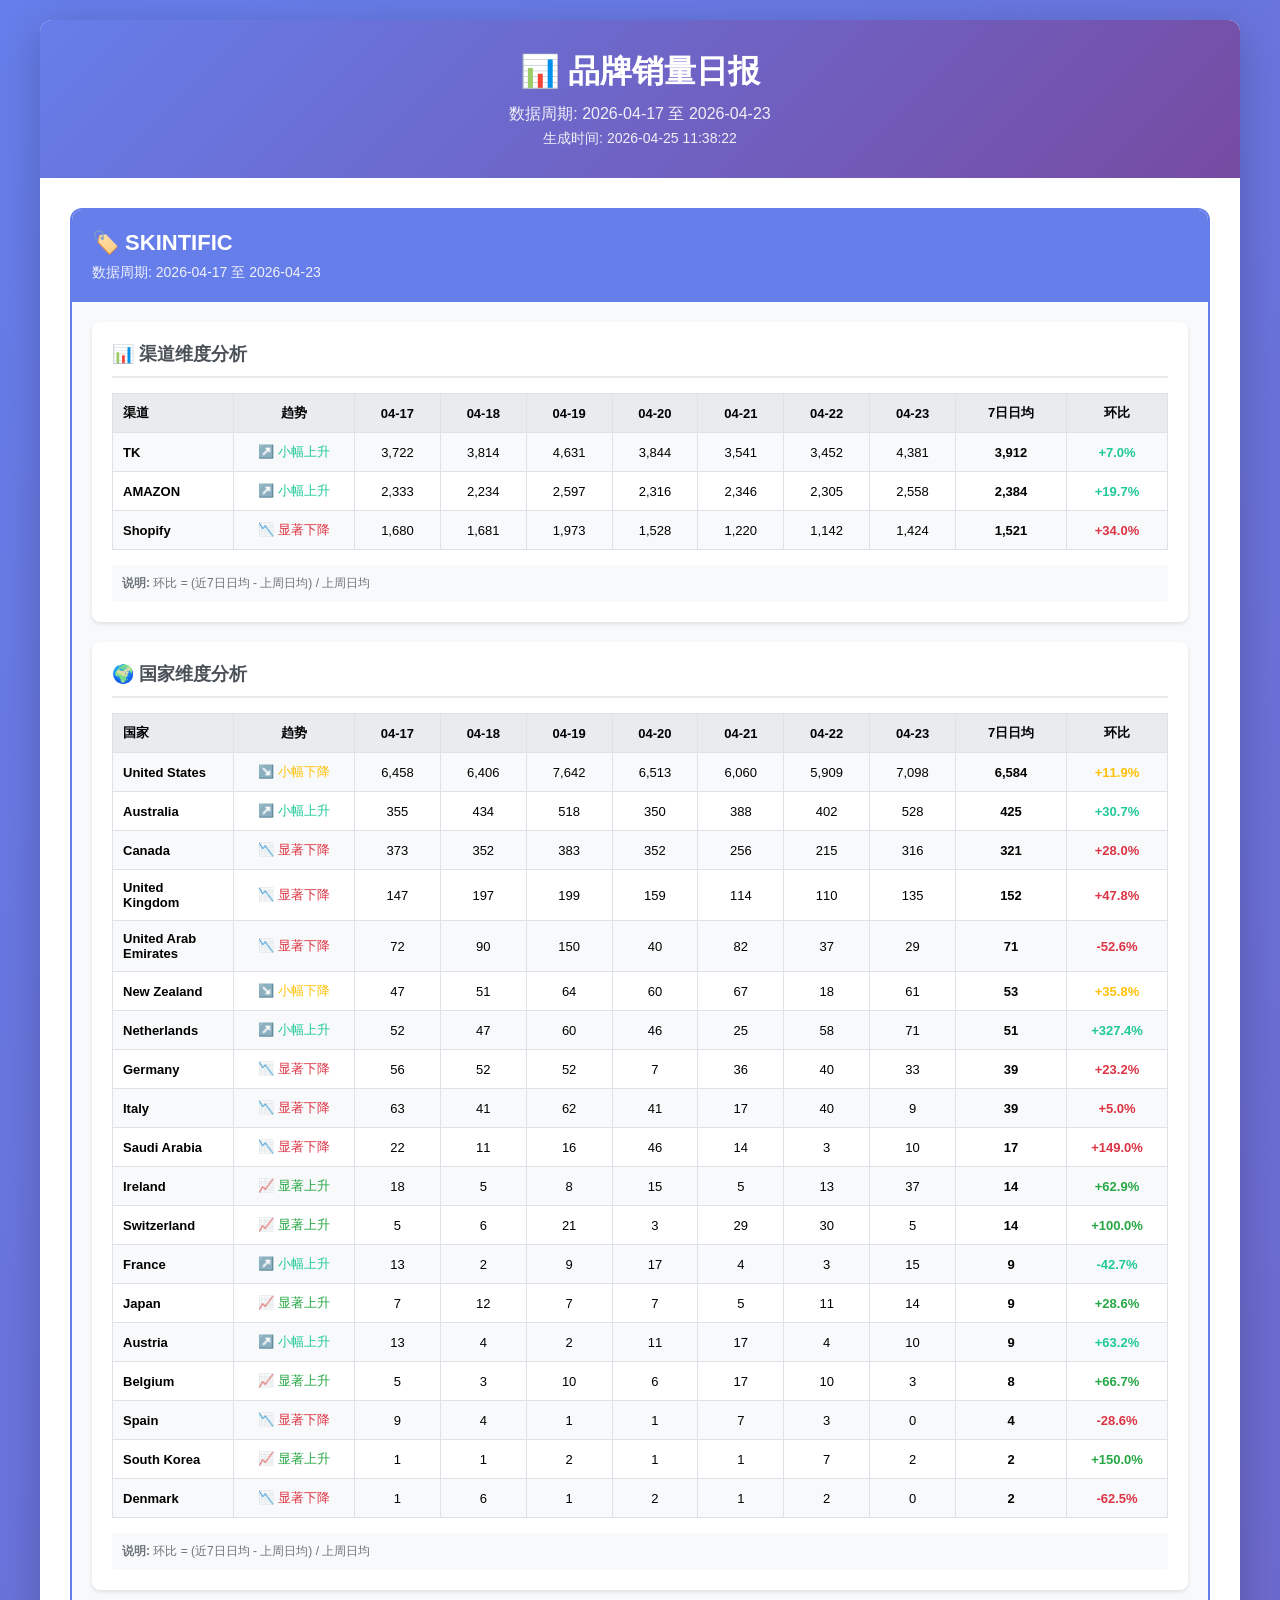
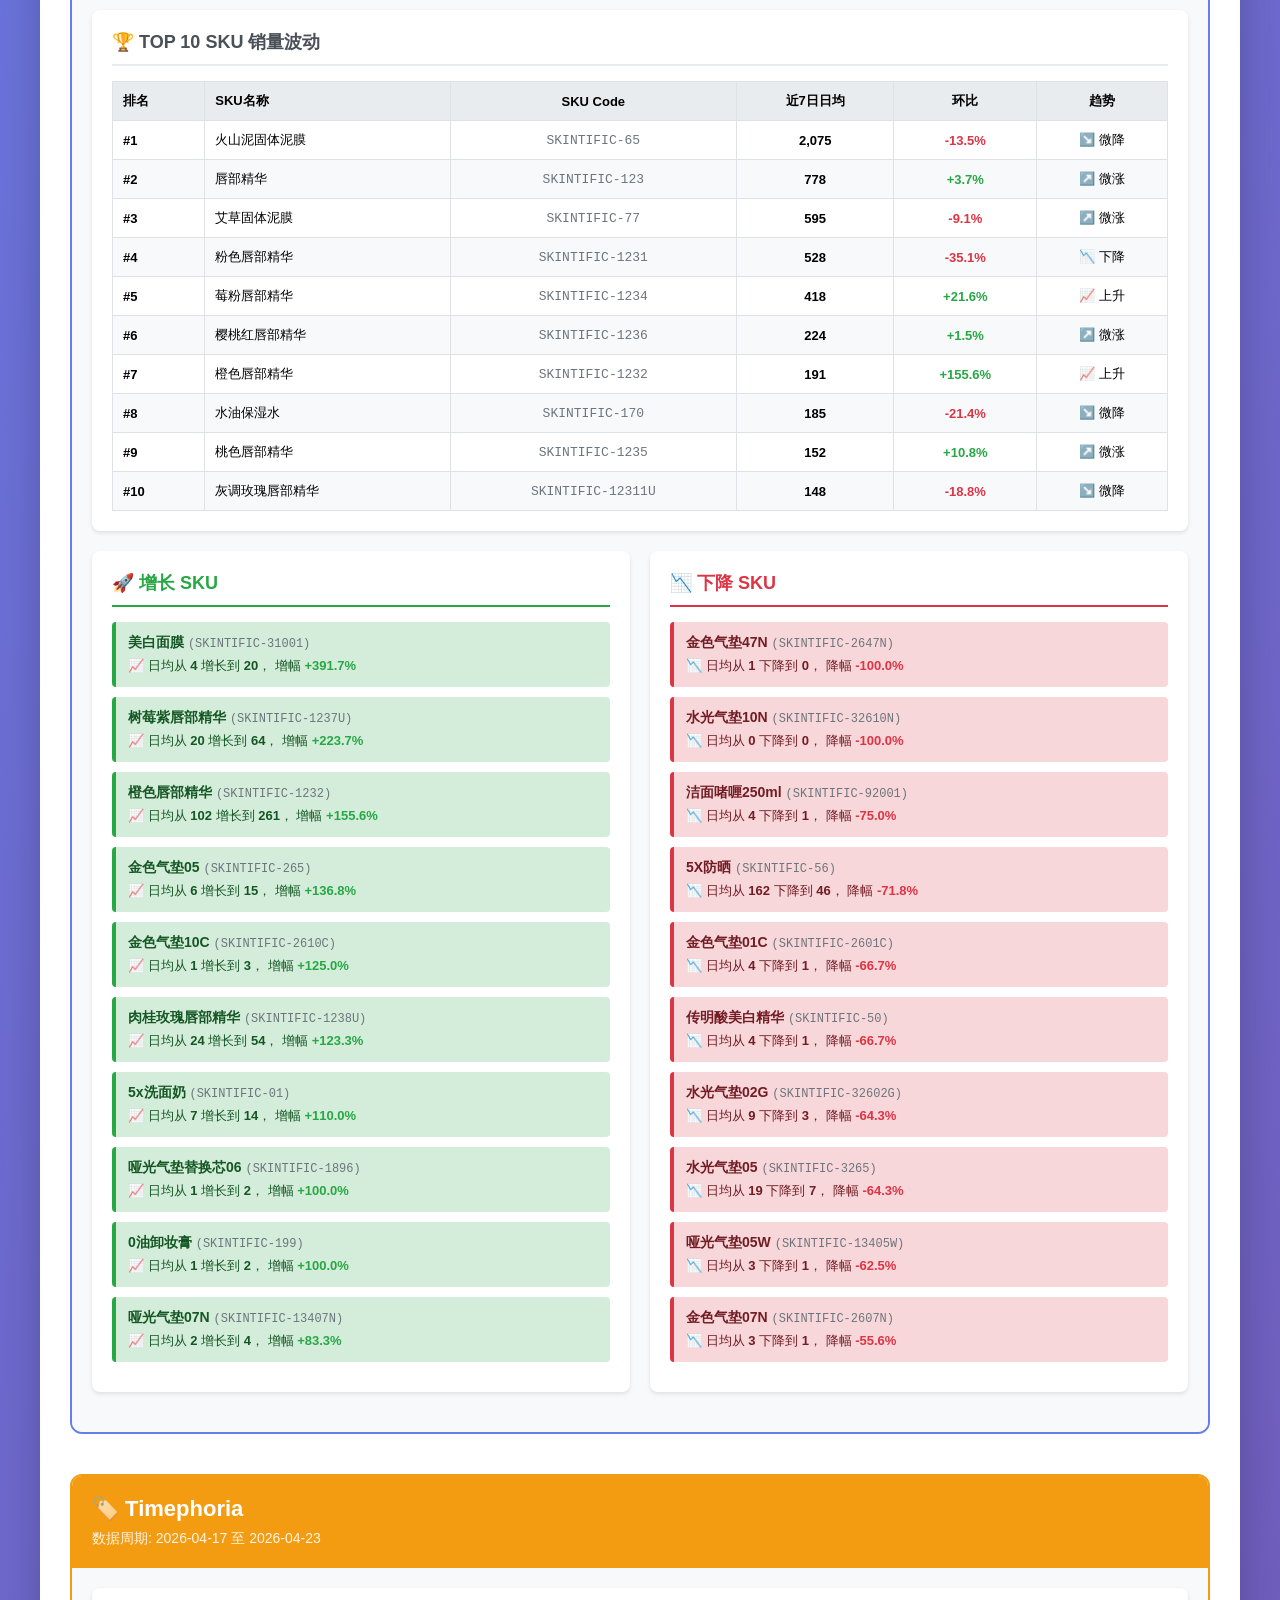
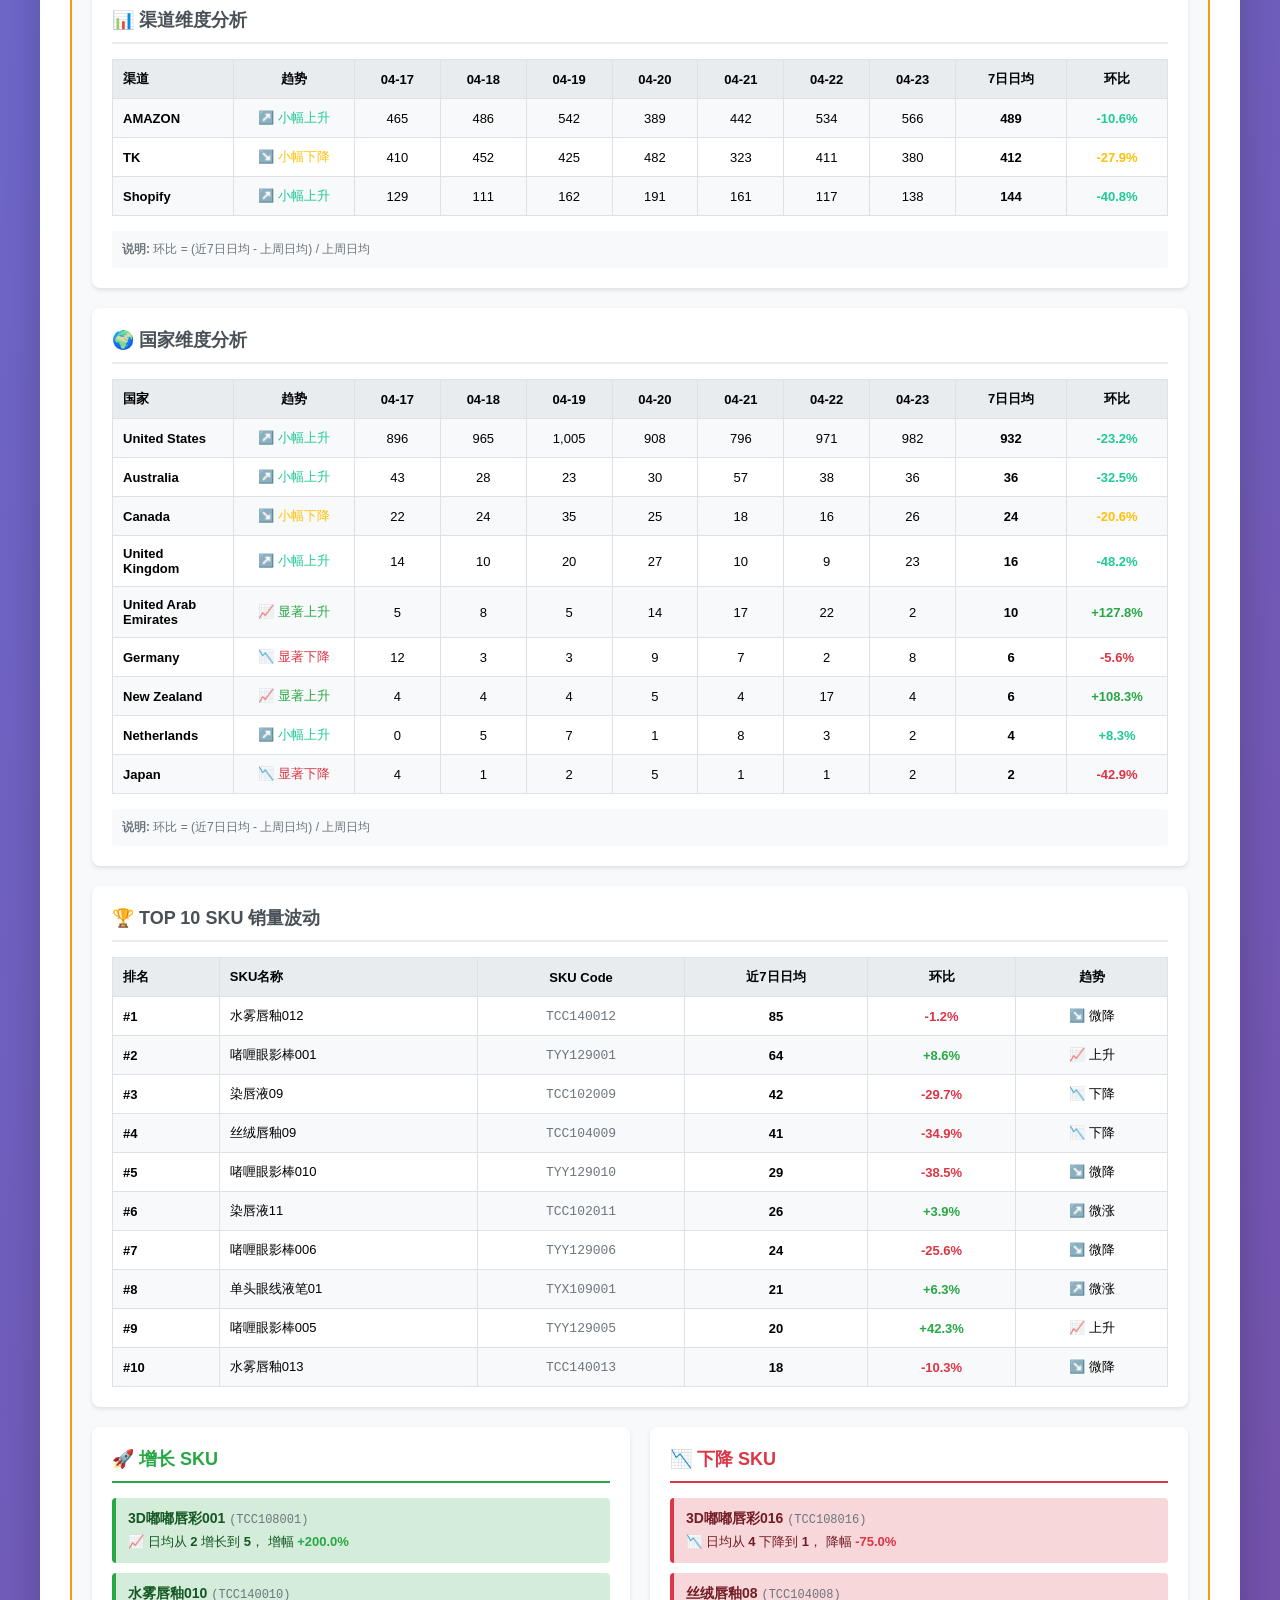
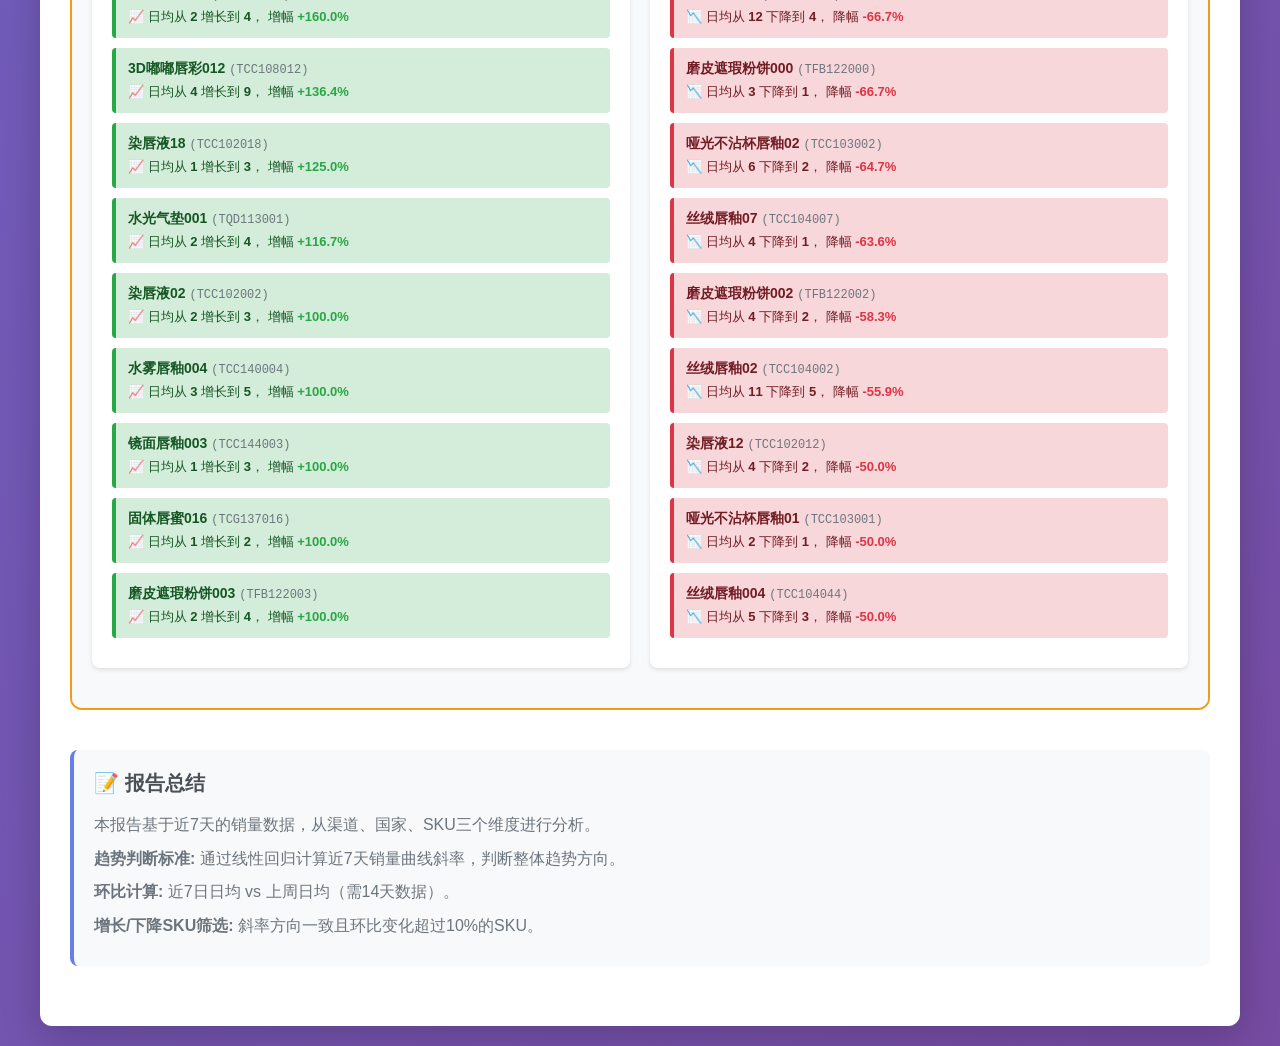
<file: docs/index.html>
<!DOCTYPE html>
<html lang="zh-CN">
<head>
    <meta charset="UTF-8">
    <meta name="viewport" content="width=device-width, initial-scale=1.0">
    <title>品牌销量日报 - 2026-04-23</title>
    <style>
        body {
            font-family: -apple-system, BlinkMacSystemFont, 'Segoe UI', Roboto, 'Helvetica Neue', Arial, sans-serif;
            margin: 0;
            padding: 20px;
            background: linear-gradient(135deg, #667eea 0%, #764ba2 100%);
            min-height: 100vh;
        }
        .container {
            max-width: 1200px;
            margin: 0 auto;
            background: white;
            border-radius: 12px;
            box-shadow: 0 10px 40px rgba(0,0,0,0.2);
            overflow: hidden;
        }
        .header {
            background: linear-gradient(135deg, #667eea 0%, #764ba2 100%);
            padding: 30px;
            color: white;
            text-align: center;
        }
        .header h1 {
            margin: 0;
            font-size: 32px;
            font-weight: 700;
        }
        .header p {
            margin: 10px 0 0 0;
            font-size: 16px;
            opacity: 0.9;
        }
        .content {
            padding: 30px;
        }
        .summary {
            background: #f8f9fa;
            padding: 20px;
            border-radius: 8px;
            margin-bottom: 30px;
            border-left: 4px solid #667eea;
        }
        .summary h3 {
            margin: 0 0 15px 0;
            color: #495057;
            font-size: 20px;
        }
        .summary p {
            margin: 8px 0;
            color: #6c757d;
            line-height: 1.6;
        }
    </style>
</head>
<body>
    <div class="container">
        <div class="header">
            <h1>📊 品牌销量日报</h1>
            <p>数据周期: 2026-04-17 至 2026-04-23</p>
            <p style="font-size: 14px; margin-top: 5px;">生成时间: 2026-04-25 11:38:22</p>
        </div>

        <div class="content">
    
    <div style="margin-bottom: 40px; border: 2px solid #667eea; border-radius: 12px; overflow: hidden;">
        <div style="background: #667eea; padding: 20px; color: white;">
            <h2 style="margin: 0; font-size: 22px;">🏷️ SKINTIFIC</h2>
            <p style="margin: 8px 0 0 0; opacity: 0.9; font-size: 14px;">数据周期: 2026-04-17 至 2026-04-23</p>
        </div>

        <div style="padding: 20px; background: #f8f9fa;">
    
            <div style="background: white; padding: 20px; border-radius: 8px; margin-bottom: 20px; box-shadow: 0 2px 4px rgba(0,0,0,0.1);">
                <h3 style="margin: 0 0 15px 0; color: #495057; font-size: 18px; border-bottom: 2px solid #e9ecef; padding-bottom: 10px;">
                    📊 渠道维度分析
                </h3>

                <table style="width: 100%; border-collapse: collapse; font-size: 13px; margin-bottom: 15px;">
                    <thead>
                        <tr style="background: #e9ecef;">
                            <th style="padding: 10px; text-align: left; border: 1px solid #dee2e6; width: 100px;">渠道</th>
                            <th style="padding: 10px; text-align: center; border: 1px solid #dee2e6; width: 100px;">趋势</th>
        <th style="padding: 10px; text-align: center; border: 1px solid #dee2e6;">04-17</th><th style="padding: 10px; text-align: center; border: 1px solid #dee2e6;">04-18</th><th style="padding: 10px; text-align: center; border: 1px solid #dee2e6;">04-19</th><th style="padding: 10px; text-align: center; border: 1px solid #dee2e6;">04-20</th><th style="padding: 10px; text-align: center; border: 1px solid #dee2e6;">04-21</th><th style="padding: 10px; text-align: center; border: 1px solid #dee2e6;">04-22</th><th style="padding: 10px; text-align: center; border: 1px solid #dee2e6;">04-23</th>
                            <th style="padding: 10px; text-align: center; border: 1px solid #dee2e6; width: 90px;">7日日均</th>
                            <th style="padding: 10px; text-align: center; border: 1px solid #dee2e6; width: 80px;">环比</th>
                        </tr>
                    </thead>
                    <tbody>
        
                        <tr style="background: #f8f9fa;">
                            <td style="padding: 10px; border: 1px solid #dee2e6; font-weight: bold;">TK</td>
                            <td style="padding: 10px; text-align: center; border: 1px solid #dee2e6; color: #20c997;">↗️ 小幅上升</td>
            <td style="padding: 10px; text-align: center; border: 1px solid #dee2e6;">3,722</td><td style="padding: 10px; text-align: center; border: 1px solid #dee2e6;">3,814</td><td style="padding: 10px; text-align: center; border: 1px solid #dee2e6;">4,631</td><td style="padding: 10px; text-align: center; border: 1px solid #dee2e6;">3,844</td><td style="padding: 10px; text-align: center; border: 1px solid #dee2e6;">3,541</td><td style="padding: 10px; text-align: center; border: 1px solid #dee2e6;">3,452</td><td style="padding: 10px; text-align: center; border: 1px solid #dee2e6;">4,381</td>
                            <td style="padding: 10px; text-align: center; border: 1px solid #dee2e6; font-weight: bold;">3,912</td>
                            <td style="padding: 10px; text-align: center; border: 1px solid #dee2e6; color: #20c997; font-weight: bold;">+7.0%</td>
                        </tr>
            
                        <tr style="background: white;">
                            <td style="padding: 10px; border: 1px solid #dee2e6; font-weight: bold;">AMAZON</td>
                            <td style="padding: 10px; text-align: center; border: 1px solid #dee2e6; color: #20c997;">↗️ 小幅上升</td>
            <td style="padding: 10px; text-align: center; border: 1px solid #dee2e6;">2,333</td><td style="padding: 10px; text-align: center; border: 1px solid #dee2e6;">2,234</td><td style="padding: 10px; text-align: center; border: 1px solid #dee2e6;">2,597</td><td style="padding: 10px; text-align: center; border: 1px solid #dee2e6;">2,316</td><td style="padding: 10px; text-align: center; border: 1px solid #dee2e6;">2,346</td><td style="padding: 10px; text-align: center; border: 1px solid #dee2e6;">2,305</td><td style="padding: 10px; text-align: center; border: 1px solid #dee2e6;">2,558</td>
                            <td style="padding: 10px; text-align: center; border: 1px solid #dee2e6; font-weight: bold;">2,384</td>
                            <td style="padding: 10px; text-align: center; border: 1px solid #dee2e6; color: #20c997; font-weight: bold;">+19.7%</td>
                        </tr>
            
                        <tr style="background: #f8f9fa;">
                            <td style="padding: 10px; border: 1px solid #dee2e6; font-weight: bold;">Shopify</td>
                            <td style="padding: 10px; text-align: center; border: 1px solid #dee2e6; color: #dc3545;">📉 显著下降</td>
            <td style="padding: 10px; text-align: center; border: 1px solid #dee2e6;">1,680</td><td style="padding: 10px; text-align: center; border: 1px solid #dee2e6;">1,681</td><td style="padding: 10px; text-align: center; border: 1px solid #dee2e6;">1,973</td><td style="padding: 10px; text-align: center; border: 1px solid #dee2e6;">1,528</td><td style="padding: 10px; text-align: center; border: 1px solid #dee2e6;">1,220</td><td style="padding: 10px; text-align: center; border: 1px solid #dee2e6;">1,142</td><td style="padding: 10px; text-align: center; border: 1px solid #dee2e6;">1,424</td>
                            <td style="padding: 10px; text-align: center; border: 1px solid #dee2e6; font-weight: bold;">1,521</td>
                            <td style="padding: 10px; text-align: center; border: 1px solid #dee2e6; color: #dc3545; font-weight: bold;">+34.0%</td>
                        </tr>
            
                    </tbody>
                </table>

                <div style="font-size: 12px; color: #6c757d; padding: 10px; background: #f8f9fa; border-radius: 4px;">
                    <strong>说明:</strong> 环比 = (近7日日均 - 上周日均) / 上周日均
                </div>
            </div>
        
            <div style="background: white; padding: 20px; border-radius: 8px; margin-bottom: 20px; box-shadow: 0 2px 4px rgba(0,0,0,0.1);">
                <h3 style="margin: 0 0 15px 0; color: #495057; font-size: 18px; border-bottom: 2px solid #e9ecef; padding-bottom: 10px;">
                    🌍 国家维度分析
                </h3>

                <table style="width: 100%; border-collapse: collapse; font-size: 13px; margin-bottom: 15px;">
                    <thead>
                        <tr style="background: #e9ecef;">
                            <th style="padding: 10px; text-align: left; border: 1px solid #dee2e6; width: 100px;">国家</th>
                            <th style="padding: 10px; text-align: center; border: 1px solid #dee2e6; width: 100px;">趋势</th>
        <th style="padding: 10px; text-align: center; border: 1px solid #dee2e6;">04-17</th><th style="padding: 10px; text-align: center; border: 1px solid #dee2e6;">04-18</th><th style="padding: 10px; text-align: center; border: 1px solid #dee2e6;">04-19</th><th style="padding: 10px; text-align: center; border: 1px solid #dee2e6;">04-20</th><th style="padding: 10px; text-align: center; border: 1px solid #dee2e6;">04-21</th><th style="padding: 10px; text-align: center; border: 1px solid #dee2e6;">04-22</th><th style="padding: 10px; text-align: center; border: 1px solid #dee2e6;">04-23</th>
                            <th style="padding: 10px; text-align: center; border: 1px solid #dee2e6; width: 90px;">7日日均</th>
                            <th style="padding: 10px; text-align: center; border: 1px solid #dee2e6; width: 80px;">环比</th>
                        </tr>
                    </thead>
                    <tbody>
        
                        <tr style="background: #f8f9fa;">
                            <td style="padding: 10px; border: 1px solid #dee2e6; font-weight: bold;">United States</td>
                            <td style="padding: 10px; text-align: center; border: 1px solid #dee2e6; color: #ffc107;">↘️ 小幅下降</td>
            <td style="padding: 10px; text-align: center; border: 1px solid #dee2e6;">6,458</td><td style="padding: 10px; text-align: center; border: 1px solid #dee2e6;">6,406</td><td style="padding: 10px; text-align: center; border: 1px solid #dee2e6;">7,642</td><td style="padding: 10px; text-align: center; border: 1px solid #dee2e6;">6,513</td><td style="padding: 10px; text-align: center; border: 1px solid #dee2e6;">6,060</td><td style="padding: 10px; text-align: center; border: 1px solid #dee2e6;">5,909</td><td style="padding: 10px; text-align: center; border: 1px solid #dee2e6;">7,098</td>
                            <td style="padding: 10px; text-align: center; border: 1px solid #dee2e6; font-weight: bold;">6,584</td>
                            <td style="padding: 10px; text-align: center; border: 1px solid #dee2e6; color: #ffc107; font-weight: bold;">+11.9%</td>
                        </tr>
            
                        <tr style="background: white;">
                            <td style="padding: 10px; border: 1px solid #dee2e6; font-weight: bold;">Australia</td>
                            <td style="padding: 10px; text-align: center; border: 1px solid #dee2e6; color: #20c997;">↗️ 小幅上升</td>
            <td style="padding: 10px; text-align: center; border: 1px solid #dee2e6;">355</td><td style="padding: 10px; text-align: center; border: 1px solid #dee2e6;">434</td><td style="padding: 10px; text-align: center; border: 1px solid #dee2e6;">518</td><td style="padding: 10px; text-align: center; border: 1px solid #dee2e6;">350</td><td style="padding: 10px; text-align: center; border: 1px solid #dee2e6;">388</td><td style="padding: 10px; text-align: center; border: 1px solid #dee2e6;">402</td><td style="padding: 10px; text-align: center; border: 1px solid #dee2e6;">528</td>
                            <td style="padding: 10px; text-align: center; border: 1px solid #dee2e6; font-weight: bold;">425</td>
                            <td style="padding: 10px; text-align: center; border: 1px solid #dee2e6; color: #20c997; font-weight: bold;">+30.7%</td>
                        </tr>
            
                        <tr style="background: #f8f9fa;">
                            <td style="padding: 10px; border: 1px solid #dee2e6; font-weight: bold;">Canada</td>
                            <td style="padding: 10px; text-align: center; border: 1px solid #dee2e6; color: #dc3545;">📉 显著下降</td>
            <td style="padding: 10px; text-align: center; border: 1px solid #dee2e6;">373</td><td style="padding: 10px; text-align: center; border: 1px solid #dee2e6;">352</td><td style="padding: 10px; text-align: center; border: 1px solid #dee2e6;">383</td><td style="padding: 10px; text-align: center; border: 1px solid #dee2e6;">352</td><td style="padding: 10px; text-align: center; border: 1px solid #dee2e6;">256</td><td style="padding: 10px; text-align: center; border: 1px solid #dee2e6;">215</td><td style="padding: 10px; text-align: center; border: 1px solid #dee2e6;">316</td>
                            <td style="padding: 10px; text-align: center; border: 1px solid #dee2e6; font-weight: bold;">321</td>
                            <td style="padding: 10px; text-align: center; border: 1px solid #dee2e6; color: #dc3545; font-weight: bold;">+28.0%</td>
                        </tr>
            
                        <tr style="background: white;">
                            <td style="padding: 10px; border: 1px solid #dee2e6; font-weight: bold;">United Kingdom</td>
                            <td style="padding: 10px; text-align: center; border: 1px solid #dee2e6; color: #dc3545;">📉 显著下降</td>
            <td style="padding: 10px; text-align: center; border: 1px solid #dee2e6;">147</td><td style="padding: 10px; text-align: center; border: 1px solid #dee2e6;">197</td><td style="padding: 10px; text-align: center; border: 1px solid #dee2e6;">199</td><td style="padding: 10px; text-align: center; border: 1px solid #dee2e6;">159</td><td style="padding: 10px; text-align: center; border: 1px solid #dee2e6;">114</td><td style="padding: 10px; text-align: center; border: 1px solid #dee2e6;">110</td><td style="padding: 10px; text-align: center; border: 1px solid #dee2e6;">135</td>
                            <td style="padding: 10px; text-align: center; border: 1px solid #dee2e6; font-weight: bold;">152</td>
                            <td style="padding: 10px; text-align: center; border: 1px solid #dee2e6; color: #dc3545; font-weight: bold;">+47.8%</td>
                        </tr>
            
                        <tr style="background: #f8f9fa;">
                            <td style="padding: 10px; border: 1px solid #dee2e6; font-weight: bold;">United Arab Emirates</td>
                            <td style="padding: 10px; text-align: center; border: 1px solid #dee2e6; color: #dc3545;">📉 显著下降</td>
            <td style="padding: 10px; text-align: center; border: 1px solid #dee2e6;">72</td><td style="padding: 10px; text-align: center; border: 1px solid #dee2e6;">90</td><td style="padding: 10px; text-align: center; border: 1px solid #dee2e6;">150</td><td style="padding: 10px; text-align: center; border: 1px solid #dee2e6;">40</td><td style="padding: 10px; text-align: center; border: 1px solid #dee2e6;">82</td><td style="padding: 10px; text-align: center; border: 1px solid #dee2e6;">37</td><td style="padding: 10px; text-align: center; border: 1px solid #dee2e6;">29</td>
                            <td style="padding: 10px; text-align: center; border: 1px solid #dee2e6; font-weight: bold;">71</td>
                            <td style="padding: 10px; text-align: center; border: 1px solid #dee2e6; color: #dc3545; font-weight: bold;">-52.6%</td>
                        </tr>
            
                        <tr style="background: white;">
                            <td style="padding: 10px; border: 1px solid #dee2e6; font-weight: bold;">New Zealand</td>
                            <td style="padding: 10px; text-align: center; border: 1px solid #dee2e6; color: #ffc107;">↘️ 小幅下降</td>
            <td style="padding: 10px; text-align: center; border: 1px solid #dee2e6;">47</td><td style="padding: 10px; text-align: center; border: 1px solid #dee2e6;">51</td><td style="padding: 10px; text-align: center; border: 1px solid #dee2e6;">64</td><td style="padding: 10px; text-align: center; border: 1px solid #dee2e6;">60</td><td style="padding: 10px; text-align: center; border: 1px solid #dee2e6;">67</td><td style="padding: 10px; text-align: center; border: 1px solid #dee2e6;">18</td><td style="padding: 10px; text-align: center; border: 1px solid #dee2e6;">61</td>
                            <td style="padding: 10px; text-align: center; border: 1px solid #dee2e6; font-weight: bold;">53</td>
                            <td style="padding: 10px; text-align: center; border: 1px solid #dee2e6; color: #ffc107; font-weight: bold;">+35.8%</td>
                        </tr>
            
                        <tr style="background: #f8f9fa;">
                            <td style="padding: 10px; border: 1px solid #dee2e6; font-weight: bold;">Netherlands</td>
                            <td style="padding: 10px; text-align: center; border: 1px solid #dee2e6; color: #20c997;">↗️ 小幅上升</td>
            <td style="padding: 10px; text-align: center; border: 1px solid #dee2e6;">52</td><td style="padding: 10px; text-align: center; border: 1px solid #dee2e6;">47</td><td style="padding: 10px; text-align: center; border: 1px solid #dee2e6;">60</td><td style="padding: 10px; text-align: center; border: 1px solid #dee2e6;">46</td><td style="padding: 10px; text-align: center; border: 1px solid #dee2e6;">25</td><td style="padding: 10px; text-align: center; border: 1px solid #dee2e6;">58</td><td style="padding: 10px; text-align: center; border: 1px solid #dee2e6;">71</td>
                            <td style="padding: 10px; text-align: center; border: 1px solid #dee2e6; font-weight: bold;">51</td>
                            <td style="padding: 10px; text-align: center; border: 1px solid #dee2e6; color: #20c997; font-weight: bold;">+327.4%</td>
                        </tr>
            
                        <tr style="background: white;">
                            <td style="padding: 10px; border: 1px solid #dee2e6; font-weight: bold;">Germany</td>
                            <td style="padding: 10px; text-align: center; border: 1px solid #dee2e6; color: #dc3545;">📉 显著下降</td>
            <td style="padding: 10px; text-align: center; border: 1px solid #dee2e6;">56</td><td style="padding: 10px; text-align: center; border: 1px solid #dee2e6;">52</td><td style="padding: 10px; text-align: center; border: 1px solid #dee2e6;">52</td><td style="padding: 10px; text-align: center; border: 1px solid #dee2e6;">7</td><td style="padding: 10px; text-align: center; border: 1px solid #dee2e6;">36</td><td style="padding: 10px; text-align: center; border: 1px solid #dee2e6;">40</td><td style="padding: 10px; text-align: center; border: 1px solid #dee2e6;">33</td>
                            <td style="padding: 10px; text-align: center; border: 1px solid #dee2e6; font-weight: bold;">39</td>
                            <td style="padding: 10px; text-align: center; border: 1px solid #dee2e6; color: #dc3545; font-weight: bold;">+23.2%</td>
                        </tr>
            
                        <tr style="background: #f8f9fa;">
                            <td style="padding: 10px; border: 1px solid #dee2e6; font-weight: bold;">Italy</td>
                            <td style="padding: 10px; text-align: center; border: 1px solid #dee2e6; color: #dc3545;">📉 显著下降</td>
            <td style="padding: 10px; text-align: center; border: 1px solid #dee2e6;">63</td><td style="padding: 10px; text-align: center; border: 1px solid #dee2e6;">41</td><td style="padding: 10px; text-align: center; border: 1px solid #dee2e6;">62</td><td style="padding: 10px; text-align: center; border: 1px solid #dee2e6;">41</td><td style="padding: 10px; text-align: center; border: 1px solid #dee2e6;">17</td><td style="padding: 10px; text-align: center; border: 1px solid #dee2e6;">40</td><td style="padding: 10px; text-align: center; border: 1px solid #dee2e6;">9</td>
                            <td style="padding: 10px; text-align: center; border: 1px solid #dee2e6; font-weight: bold;">39</td>
                            <td style="padding: 10px; text-align: center; border: 1px solid #dee2e6; color: #dc3545; font-weight: bold;">+5.0%</td>
                        </tr>
            
                        <tr style="background: white;">
                            <td style="padding: 10px; border: 1px solid #dee2e6; font-weight: bold;">Saudi Arabia</td>
                            <td style="padding: 10px; text-align: center; border: 1px solid #dee2e6; color: #dc3545;">📉 显著下降</td>
            <td style="padding: 10px; text-align: center; border: 1px solid #dee2e6;">22</td><td style="padding: 10px; text-align: center; border: 1px solid #dee2e6;">11</td><td style="padding: 10px; text-align: center; border: 1px solid #dee2e6;">16</td><td style="padding: 10px; text-align: center; border: 1px solid #dee2e6;">46</td><td style="padding: 10px; text-align: center; border: 1px solid #dee2e6;">14</td><td style="padding: 10px; text-align: center; border: 1px solid #dee2e6;">3</td><td style="padding: 10px; text-align: center; border: 1px solid #dee2e6;">10</td>
                            <td style="padding: 10px; text-align: center; border: 1px solid #dee2e6; font-weight: bold;">17</td>
                            <td style="padding: 10px; text-align: center; border: 1px solid #dee2e6; color: #dc3545; font-weight: bold;">+149.0%</td>
                        </tr>
            
                        <tr style="background: #f8f9fa;">
                            <td style="padding: 10px; border: 1px solid #dee2e6; font-weight: bold;">Ireland</td>
                            <td style="padding: 10px; text-align: center; border: 1px solid #dee2e6; color: #28a745;">📈 显著上升</td>
            <td style="padding: 10px; text-align: center; border: 1px solid #dee2e6;">18</td><td style="padding: 10px; text-align: center; border: 1px solid #dee2e6;">5</td><td style="padding: 10px; text-align: center; border: 1px solid #dee2e6;">8</td><td style="padding: 10px; text-align: center; border: 1px solid #dee2e6;">15</td><td style="padding: 10px; text-align: center; border: 1px solid #dee2e6;">5</td><td style="padding: 10px; text-align: center; border: 1px solid #dee2e6;">13</td><td style="padding: 10px; text-align: center; border: 1px solid #dee2e6;">37</td>
                            <td style="padding: 10px; text-align: center; border: 1px solid #dee2e6; font-weight: bold;">14</td>
                            <td style="padding: 10px; text-align: center; border: 1px solid #dee2e6; color: #28a745; font-weight: bold;">+62.9%</td>
                        </tr>
            
                        <tr style="background: white;">
                            <td style="padding: 10px; border: 1px solid #dee2e6; font-weight: bold;">Switzerland</td>
                            <td style="padding: 10px; text-align: center; border: 1px solid #dee2e6; color: #28a745;">📈 显著上升</td>
            <td style="padding: 10px; text-align: center; border: 1px solid #dee2e6;">5</td><td style="padding: 10px; text-align: center; border: 1px solid #dee2e6;">6</td><td style="padding: 10px; text-align: center; border: 1px solid #dee2e6;">21</td><td style="padding: 10px; text-align: center; border: 1px solid #dee2e6;">3</td><td style="padding: 10px; text-align: center; border: 1px solid #dee2e6;">29</td><td style="padding: 10px; text-align: center; border: 1px solid #dee2e6;">30</td><td style="padding: 10px; text-align: center; border: 1px solid #dee2e6;">5</td>
                            <td style="padding: 10px; text-align: center; border: 1px solid #dee2e6; font-weight: bold;">14</td>
                            <td style="padding: 10px; text-align: center; border: 1px solid #dee2e6; color: #28a745; font-weight: bold;">+100.0%</td>
                        </tr>
            
                        <tr style="background: #f8f9fa;">
                            <td style="padding: 10px; border: 1px solid #dee2e6; font-weight: bold;">France</td>
                            <td style="padding: 10px; text-align: center; border: 1px solid #dee2e6; color: #20c997;">↗️ 小幅上升</td>
            <td style="padding: 10px; text-align: center; border: 1px solid #dee2e6;">13</td><td style="padding: 10px; text-align: center; border: 1px solid #dee2e6;">2</td><td style="padding: 10px; text-align: center; border: 1px solid #dee2e6;">9</td><td style="padding: 10px; text-align: center; border: 1px solid #dee2e6;">17</td><td style="padding: 10px; text-align: center; border: 1px solid #dee2e6;">4</td><td style="padding: 10px; text-align: center; border: 1px solid #dee2e6;">3</td><td style="padding: 10px; text-align: center; border: 1px solid #dee2e6;">15</td>
                            <td style="padding: 10px; text-align: center; border: 1px solid #dee2e6; font-weight: bold;">9</td>
                            <td style="padding: 10px; text-align: center; border: 1px solid #dee2e6; color: #20c997; font-weight: bold;">-42.7%</td>
                        </tr>
            
                        <tr style="background: white;">
                            <td style="padding: 10px; border: 1px solid #dee2e6; font-weight: bold;">Japan</td>
                            <td style="padding: 10px; text-align: center; border: 1px solid #dee2e6; color: #28a745;">📈 显著上升</td>
            <td style="padding: 10px; text-align: center; border: 1px solid #dee2e6;">7</td><td style="padding: 10px; text-align: center; border: 1px solid #dee2e6;">12</td><td style="padding: 10px; text-align: center; border: 1px solid #dee2e6;">7</td><td style="padding: 10px; text-align: center; border: 1px solid #dee2e6;">7</td><td style="padding: 10px; text-align: center; border: 1px solid #dee2e6;">5</td><td style="padding: 10px; text-align: center; border: 1px solid #dee2e6;">11</td><td style="padding: 10px; text-align: center; border: 1px solid #dee2e6;">14</td>
                            <td style="padding: 10px; text-align: center; border: 1px solid #dee2e6; font-weight: bold;">9</td>
                            <td style="padding: 10px; text-align: center; border: 1px solid #dee2e6; color: #28a745; font-weight: bold;">+28.6%</td>
                        </tr>
            
                        <tr style="background: #f8f9fa;">
                            <td style="padding: 10px; border: 1px solid #dee2e6; font-weight: bold;">Austria</td>
                            <td style="padding: 10px; text-align: center; border: 1px solid #dee2e6; color: #20c997;">↗️ 小幅上升</td>
            <td style="padding: 10px; text-align: center; border: 1px solid #dee2e6;">13</td><td style="padding: 10px; text-align: center; border: 1px solid #dee2e6;">4</td><td style="padding: 10px; text-align: center; border: 1px solid #dee2e6;">2</td><td style="padding: 10px; text-align: center; border: 1px solid #dee2e6;">11</td><td style="padding: 10px; text-align: center; border: 1px solid #dee2e6;">17</td><td style="padding: 10px; text-align: center; border: 1px solid #dee2e6;">4</td><td style="padding: 10px; text-align: center; border: 1px solid #dee2e6;">10</td>
                            <td style="padding: 10px; text-align: center; border: 1px solid #dee2e6; font-weight: bold;">9</td>
                            <td style="padding: 10px; text-align: center; border: 1px solid #dee2e6; color: #20c997; font-weight: bold;">+63.2%</td>
                        </tr>
            
                        <tr style="background: white;">
                            <td style="padding: 10px; border: 1px solid #dee2e6; font-weight: bold;">Belgium</td>
                            <td style="padding: 10px; text-align: center; border: 1px solid #dee2e6; color: #28a745;">📈 显著上升</td>
            <td style="padding: 10px; text-align: center; border: 1px solid #dee2e6;">5</td><td style="padding: 10px; text-align: center; border: 1px solid #dee2e6;">3</td><td style="padding: 10px; text-align: center; border: 1px solid #dee2e6;">10</td><td style="padding: 10px; text-align: center; border: 1px solid #dee2e6;">6</td><td style="padding: 10px; text-align: center; border: 1px solid #dee2e6;">17</td><td style="padding: 10px; text-align: center; border: 1px solid #dee2e6;">10</td><td style="padding: 10px; text-align: center; border: 1px solid #dee2e6;">3</td>
                            <td style="padding: 10px; text-align: center; border: 1px solid #dee2e6; font-weight: bold;">8</td>
                            <td style="padding: 10px; text-align: center; border: 1px solid #dee2e6; color: #28a745; font-weight: bold;">+66.7%</td>
                        </tr>
            
                        <tr style="background: #f8f9fa;">
                            <td style="padding: 10px; border: 1px solid #dee2e6; font-weight: bold;">Spain</td>
                            <td style="padding: 10px; text-align: center; border: 1px solid #dee2e6; color: #dc3545;">📉 显著下降</td>
            <td style="padding: 10px; text-align: center; border: 1px solid #dee2e6;">9</td><td style="padding: 10px; text-align: center; border: 1px solid #dee2e6;">4</td><td style="padding: 10px; text-align: center; border: 1px solid #dee2e6;">1</td><td style="padding: 10px; text-align: center; border: 1px solid #dee2e6;">1</td><td style="padding: 10px; text-align: center; border: 1px solid #dee2e6;">7</td><td style="padding: 10px; text-align: center; border: 1px solid #dee2e6;">3</td><td style="padding: 10px; text-align: center; border: 1px solid #dee2e6;">0</td>
                            <td style="padding: 10px; text-align: center; border: 1px solid #dee2e6; font-weight: bold;">4</td>
                            <td style="padding: 10px; text-align: center; border: 1px solid #dee2e6; color: #dc3545; font-weight: bold;">-28.6%</td>
                        </tr>
            
                        <tr style="background: white;">
                            <td style="padding: 10px; border: 1px solid #dee2e6; font-weight: bold;">South Korea</td>
                            <td style="padding: 10px; text-align: center; border: 1px solid #dee2e6; color: #28a745;">📈 显著上升</td>
            <td style="padding: 10px; text-align: center; border: 1px solid #dee2e6;">1</td><td style="padding: 10px; text-align: center; border: 1px solid #dee2e6;">1</td><td style="padding: 10px; text-align: center; border: 1px solid #dee2e6;">2</td><td style="padding: 10px; text-align: center; border: 1px solid #dee2e6;">1</td><td style="padding: 10px; text-align: center; border: 1px solid #dee2e6;">1</td><td style="padding: 10px; text-align: center; border: 1px solid #dee2e6;">7</td><td style="padding: 10px; text-align: center; border: 1px solid #dee2e6;">2</td>
                            <td style="padding: 10px; text-align: center; border: 1px solid #dee2e6; font-weight: bold;">2</td>
                            <td style="padding: 10px; text-align: center; border: 1px solid #dee2e6; color: #28a745; font-weight: bold;">+150.0%</td>
                        </tr>
            
                        <tr style="background: #f8f9fa;">
                            <td style="padding: 10px; border: 1px solid #dee2e6; font-weight: bold;">Denmark</td>
                            <td style="padding: 10px; text-align: center; border: 1px solid #dee2e6; color: #dc3545;">📉 显著下降</td>
            <td style="padding: 10px; text-align: center; border: 1px solid #dee2e6;">1</td><td style="padding: 10px; text-align: center; border: 1px solid #dee2e6;">6</td><td style="padding: 10px; text-align: center; border: 1px solid #dee2e6;">1</td><td style="padding: 10px; text-align: center; border: 1px solid #dee2e6;">2</td><td style="padding: 10px; text-align: center; border: 1px solid #dee2e6;">1</td><td style="padding: 10px; text-align: center; border: 1px solid #dee2e6;">2</td><td style="padding: 10px; text-align: center; border: 1px solid #dee2e6;">0</td>
                            <td style="padding: 10px; text-align: center; border: 1px solid #dee2e6; font-weight: bold;">2</td>
                            <td style="padding: 10px; text-align: center; border: 1px solid #dee2e6; color: #dc3545; font-weight: bold;">-62.5%</td>
                        </tr>
            
                    </tbody>
                </table>

                <div style="font-size: 12px; color: #6c757d; padding: 10px; background: #f8f9fa; border-radius: 4px;">
                    <strong>说明:</strong> 环比 = (近7日日均 - 上周日均) / 上周日均
                </div>
            </div>
        
            <div style="background: white; padding: 20px; border-radius: 8px; margin-bottom: 20px; box-shadow: 0 2px 4px rgba(0,0,0,0.1);">
                <h3 style="margin: 0 0 15px 0; color: #495057; font-size: 18px; border-bottom: 2px solid #e9ecef; padding-bottom: 10px;">
                    🏆 TOP 10 SKU 销量波动
                </h3>

                <table style="width: 100%; border-collapse: collapse; font-size: 13px;">
                    <thead>
                        <tr style="background: #e9ecef;">
                            <th style="padding: 10px; text-align: left; border: 1px solid #dee2e6;">排名</th>
                            <th style="padding: 10px; text-align: left; border: 1px solid #dee2e6;">SKU名称</th>
                            <th style="padding: 10px; text-align: center; border: 1px solid #dee2e6;">SKU Code</th>
                            <th style="padding: 10px; text-align: center; border: 1px solid #dee2e6;">近7日日均</th>
                            <th style="padding: 10px; text-align: center; border: 1px solid #dee2e6;">环比</th>
                            <th style="padding: 10px; text-align: center; border: 1px solid #dee2e6;">趋势</th>
                        </tr>
                    </thead>
                    <tbody>
    
                        <tr style="background: white;">
                            <td style="padding: 10px; border: 1px solid #dee2e6; font-weight: bold;">#1</td>
                            <td style="padding: 10px; border: 1px solid #dee2e6;">火山泥固体泥膜</td>
                            <td style="padding: 10px; text-align: center; border: 1px solid #dee2e6; font-family: monospace; color: #6c757d;">SKINTIFIC-65</td>
                            <td style="padding: 10px; text-align: center; border: 1px solid #dee2e6; font-weight: bold;">2,075</td>
                            <td style="padding: 10px; text-align: center; border: 1px solid #dee2e6; color: #dc3545; font-weight: bold;">-13.5%</td>
                            <td style="padding: 10px; text-align: center; border: 1px solid #dee2e6;">↘️ 微降</td>
                        </tr>
        
                        <tr style="background: #f8f9fa;">
                            <td style="padding: 10px; border: 1px solid #dee2e6; font-weight: bold;">#2</td>
                            <td style="padding: 10px; border: 1px solid #dee2e6;">唇部精华</td>
                            <td style="padding: 10px; text-align: center; border: 1px solid #dee2e6; font-family: monospace; color: #6c757d;">SKINTIFIC-123</td>
                            <td style="padding: 10px; text-align: center; border: 1px solid #dee2e6; font-weight: bold;">778</td>
                            <td style="padding: 10px; text-align: center; border: 1px solid #dee2e6; color: #28a745; font-weight: bold;">+3.7%</td>
                            <td style="padding: 10px; text-align: center; border: 1px solid #dee2e6;">↗️ 微涨</td>
                        </tr>
        
                        <tr style="background: white;">
                            <td style="padding: 10px; border: 1px solid #dee2e6; font-weight: bold;">#3</td>
                            <td style="padding: 10px; border: 1px solid #dee2e6;">艾草固体泥膜</td>
                            <td style="padding: 10px; text-align: center; border: 1px solid #dee2e6; font-family: monospace; color: #6c757d;">SKINTIFIC-77</td>
                            <td style="padding: 10px; text-align: center; border: 1px solid #dee2e6; font-weight: bold;">595</td>
                            <td style="padding: 10px; text-align: center; border: 1px solid #dee2e6; color: #dc3545; font-weight: bold;">-9.1%</td>
                            <td style="padding: 10px; text-align: center; border: 1px solid #dee2e6;">↗️ 微涨</td>
                        </tr>
        
                        <tr style="background: #f8f9fa;">
                            <td style="padding: 10px; border: 1px solid #dee2e6; font-weight: bold;">#4</td>
                            <td style="padding: 10px; border: 1px solid #dee2e6;">粉色唇部精华</td>
                            <td style="padding: 10px; text-align: center; border: 1px solid #dee2e6; font-family: monospace; color: #6c757d;">SKINTIFIC-1231</td>
                            <td style="padding: 10px; text-align: center; border: 1px solid #dee2e6; font-weight: bold;">528</td>
                            <td style="padding: 10px; text-align: center; border: 1px solid #dee2e6; color: #dc3545; font-weight: bold;">-35.1%</td>
                            <td style="padding: 10px; text-align: center; border: 1px solid #dee2e6;">📉 下降</td>
                        </tr>
        
                        <tr style="background: white;">
                            <td style="padding: 10px; border: 1px solid #dee2e6; font-weight: bold;">#5</td>
                            <td style="padding: 10px; border: 1px solid #dee2e6;">莓粉唇部精华</td>
                            <td style="padding: 10px; text-align: center; border: 1px solid #dee2e6; font-family: monospace; color: #6c757d;">SKINTIFIC-1234</td>
                            <td style="padding: 10px; text-align: center; border: 1px solid #dee2e6; font-weight: bold;">418</td>
                            <td style="padding: 10px; text-align: center; border: 1px solid #dee2e6; color: #28a745; font-weight: bold;">+21.6%</td>
                            <td style="padding: 10px; text-align: center; border: 1px solid #dee2e6;">📈 上升</td>
                        </tr>
        
                        <tr style="background: #f8f9fa;">
                            <td style="padding: 10px; border: 1px solid #dee2e6; font-weight: bold;">#6</td>
                            <td style="padding: 10px; border: 1px solid #dee2e6;">樱桃红唇部精华</td>
                            <td style="padding: 10px; text-align: center; border: 1px solid #dee2e6; font-family: monospace; color: #6c757d;">SKINTIFIC-1236</td>
                            <td style="padding: 10px; text-align: center; border: 1px solid #dee2e6; font-weight: bold;">224</td>
                            <td style="padding: 10px; text-align: center; border: 1px solid #dee2e6; color: #28a745; font-weight: bold;">+1.5%</td>
                            <td style="padding: 10px; text-align: center; border: 1px solid #dee2e6;">↗️ 微涨</td>
                        </tr>
        
                        <tr style="background: white;">
                            <td style="padding: 10px; border: 1px solid #dee2e6; font-weight: bold;">#7</td>
                            <td style="padding: 10px; border: 1px solid #dee2e6;">橙色唇部精华</td>
                            <td style="padding: 10px; text-align: center; border: 1px solid #dee2e6; font-family: monospace; color: #6c757d;">SKINTIFIC-1232</td>
                            <td style="padding: 10px; text-align: center; border: 1px solid #dee2e6; font-weight: bold;">191</td>
                            <td style="padding: 10px; text-align: center; border: 1px solid #dee2e6; color: #28a745; font-weight: bold;">+155.6%</td>
                            <td style="padding: 10px; text-align: center; border: 1px solid #dee2e6;">📈 上升</td>
                        </tr>
        
                        <tr style="background: #f8f9fa;">
                            <td style="padding: 10px; border: 1px solid #dee2e6; font-weight: bold;">#8</td>
                            <td style="padding: 10px; border: 1px solid #dee2e6;">水油保湿水</td>
                            <td style="padding: 10px; text-align: center; border: 1px solid #dee2e6; font-family: monospace; color: #6c757d;">SKINTIFIC-170</td>
                            <td style="padding: 10px; text-align: center; border: 1px solid #dee2e6; font-weight: bold;">185</td>
                            <td style="padding: 10px; text-align: center; border: 1px solid #dee2e6; color: #dc3545; font-weight: bold;">-21.4%</td>
                            <td style="padding: 10px; text-align: center; border: 1px solid #dee2e6;">↘️ 微降</td>
                        </tr>
        
                        <tr style="background: white;">
                            <td style="padding: 10px; border: 1px solid #dee2e6; font-weight: bold;">#9</td>
                            <td style="padding: 10px; border: 1px solid #dee2e6;">桃色唇部精华</td>
                            <td style="padding: 10px; text-align: center; border: 1px solid #dee2e6; font-family: monospace; color: #6c757d;">SKINTIFIC-1235</td>
                            <td style="padding: 10px; text-align: center; border: 1px solid #dee2e6; font-weight: bold;">152</td>
                            <td style="padding: 10px; text-align: center; border: 1px solid #dee2e6; color: #28a745; font-weight: bold;">+10.8%</td>
                            <td style="padding: 10px; text-align: center; border: 1px solid #dee2e6;">↗️ 微涨</td>
                        </tr>
        
                        <tr style="background: #f8f9fa;">
                            <td style="padding: 10px; border: 1px solid #dee2e6; font-weight: bold;">#10</td>
                            <td style="padding: 10px; border: 1px solid #dee2e6;">灰调玫瑰唇部精华</td>
                            <td style="padding: 10px; text-align: center; border: 1px solid #dee2e6; font-family: monospace; color: #6c757d;">SKINTIFIC-12311U</td>
                            <td style="padding: 10px; text-align: center; border: 1px solid #dee2e6; font-weight: bold;">148</td>
                            <td style="padding: 10px; text-align: center; border: 1px solid #dee2e6; color: #dc3545; font-weight: bold;">-18.8%</td>
                            <td style="padding: 10px; text-align: center; border: 1px solid #dee2e6;">↘️ 微降</td>
                        </tr>
        
                    </tbody>
                </table>
            </div>
    
            <div style="display: flex; gap: 20px; margin-bottom: 20px;">
        
                <div style="flex: 1; background: white; padding: 20px; border-radius: 8px; box-shadow: 0 2px 4px rgba(0,0,0,0.1);">
                    <h3 style="margin: 0 0 15px 0; color: #28a745; font-size: 18px; border-bottom: 2px solid #28a745; padding-bottom: 10px;">
                        🚀 增长 SKU
                    </h3>
        
                    <div style="padding: 12px; margin-bottom: 10px; background: #d4edda; border-left: 4px solid #28a745; border-radius: 4px;">
                        <div style="font-size: 14px; color: #155724; margin-bottom: 5px;">
                            <strong>美白面膜</strong>
                            <span style="font-family: monospace; color: #6c757d; font-size: 12px;">(SKINTIFIC-31001)</span>
                        </div>
                        <div style="font-size: 13px; color: #155724;">
                            📈 日均从 <strong>4</strong> 增长到 <strong>20</strong>，
                            增幅 <strong style="color: #28a745;">+391.7%</strong>
                        </div>
                    </div>
                
                    <div style="padding: 12px; margin-bottom: 10px; background: #d4edda; border-left: 4px solid #28a745; border-radius: 4px;">
                        <div style="font-size: 14px; color: #155724; margin-bottom: 5px;">
                            <strong>树莓紫唇部精华</strong>
                            <span style="font-family: monospace; color: #6c757d; font-size: 12px;">(SKINTIFIC-1237U)</span>
                        </div>
                        <div style="font-size: 13px; color: #155724;">
                            📈 日均从 <strong>20</strong> 增长到 <strong>64</strong>，
                            增幅 <strong style="color: #28a745;">+223.7%</strong>
                        </div>
                    </div>
                
                    <div style="padding: 12px; margin-bottom: 10px; background: #d4edda; border-left: 4px solid #28a745; border-radius: 4px;">
                        <div style="font-size: 14px; color: #155724; margin-bottom: 5px;">
                            <strong>橙色唇部精华</strong>
                            <span style="font-family: monospace; color: #6c757d; font-size: 12px;">(SKINTIFIC-1232)</span>
                        </div>
                        <div style="font-size: 13px; color: #155724;">
                            📈 日均从 <strong>102</strong> 增长到 <strong>261</strong>，
                            增幅 <strong style="color: #28a745;">+155.6%</strong>
                        </div>
                    </div>
                
                    <div style="padding: 12px; margin-bottom: 10px; background: #d4edda; border-left: 4px solid #28a745; border-radius: 4px;">
                        <div style="font-size: 14px; color: #155724; margin-bottom: 5px;">
                            <strong>金色气垫05</strong>
                            <span style="font-family: monospace; color: #6c757d; font-size: 12px;">(SKINTIFIC-265)</span>
                        </div>
                        <div style="font-size: 13px; color: #155724;">
                            📈 日均从 <strong>6</strong> 增长到 <strong>15</strong>，
                            增幅 <strong style="color: #28a745;">+136.8%</strong>
                        </div>
                    </div>
                
                    <div style="padding: 12px; margin-bottom: 10px; background: #d4edda; border-left: 4px solid #28a745; border-radius: 4px;">
                        <div style="font-size: 14px; color: #155724; margin-bottom: 5px;">
                            <strong>金色气垫10C</strong>
                            <span style="font-family: monospace; color: #6c757d; font-size: 12px;">(SKINTIFIC-2610C)</span>
                        </div>
                        <div style="font-size: 13px; color: #155724;">
                            📈 日均从 <strong>1</strong> 增长到 <strong>3</strong>，
                            增幅 <strong style="color: #28a745;">+125.0%</strong>
                        </div>
                    </div>
                
                    <div style="padding: 12px; margin-bottom: 10px; background: #d4edda; border-left: 4px solid #28a745; border-radius: 4px;">
                        <div style="font-size: 14px; color: #155724; margin-bottom: 5px;">
                            <strong>肉桂玫瑰唇部精华</strong>
                            <span style="font-family: monospace; color: #6c757d; font-size: 12px;">(SKINTIFIC-1238U)</span>
                        </div>
                        <div style="font-size: 13px; color: #155724;">
                            📈 日均从 <strong>24</strong> 增长到 <strong>54</strong>，
                            增幅 <strong style="color: #28a745;">+123.3%</strong>
                        </div>
                    </div>
                
                    <div style="padding: 12px; margin-bottom: 10px; background: #d4edda; border-left: 4px solid #28a745; border-radius: 4px;">
                        <div style="font-size: 14px; color: #155724; margin-bottom: 5px;">
                            <strong>5x洗面奶</strong>
                            <span style="font-family: monospace; color: #6c757d; font-size: 12px;">(SKINTIFIC-01)</span>
                        </div>
                        <div style="font-size: 13px; color: #155724;">
                            📈 日均从 <strong>7</strong> 增长到 <strong>14</strong>，
                            增幅 <strong style="color: #28a745;">+110.0%</strong>
                        </div>
                    </div>
                
                    <div style="padding: 12px; margin-bottom: 10px; background: #d4edda; border-left: 4px solid #28a745; border-radius: 4px;">
                        <div style="font-size: 14px; color: #155724; margin-bottom: 5px;">
                            <strong>哑光气垫替换芯06</strong>
                            <span style="font-family: monospace; color: #6c757d; font-size: 12px;">(SKINTIFIC-1896)</span>
                        </div>
                        <div style="font-size: 13px; color: #155724;">
                            📈 日均从 <strong>1</strong> 增长到 <strong>2</strong>，
                            增幅 <strong style="color: #28a745;">+100.0%</strong>
                        </div>
                    </div>
                
                    <div style="padding: 12px; margin-bottom: 10px; background: #d4edda; border-left: 4px solid #28a745; border-radius: 4px;">
                        <div style="font-size: 14px; color: #155724; margin-bottom: 5px;">
                            <strong>0油卸妆膏</strong>
                            <span style="font-family: monospace; color: #6c757d; font-size: 12px;">(SKINTIFIC-199)</span>
                        </div>
                        <div style="font-size: 13px; color: #155724;">
                            📈 日均从 <strong>1</strong> 增长到 <strong>2</strong>，
                            增幅 <strong style="color: #28a745;">+100.0%</strong>
                        </div>
                    </div>
                
                    <div style="padding: 12px; margin-bottom: 10px; background: #d4edda; border-left: 4px solid #28a745; border-radius: 4px;">
                        <div style="font-size: 14px; color: #155724; margin-bottom: 5px;">
                            <strong>哑光气垫07N</strong>
                            <span style="font-family: monospace; color: #6c757d; font-size: 12px;">(SKINTIFIC-13407N)</span>
                        </div>
                        <div style="font-size: 13px; color: #155724;">
                            📈 日均从 <strong>2</strong> 增长到 <strong>4</strong>，
                            增幅 <strong style="color: #28a745;">+83.3%</strong>
                        </div>
                    </div>
                
                </div>
        
                <div style="flex: 1; background: white; padding: 20px; border-radius: 8px; box-shadow: 0 2px 4px rgba(0,0,0,0.1);">
                    <h3 style="margin: 0 0 15px 0; color: #dc3545; font-size: 18px; border-bottom: 2px solid #dc3545; padding-bottom: 10px;">
                        📉 下降 SKU
                    </h3>
        
                    <div style="padding: 12px; margin-bottom: 10px; background: #f8d7da; border-left: 4px solid #dc3545; border-radius: 4px;">
                        <div style="font-size: 14px; color: #721c24; margin-bottom: 5px;">
                            <strong>金色气垫47N</strong>
                            <span style="font-family: monospace; color: #6c757d; font-size: 12px;">(SKINTIFIC-2647N)</span>
                        </div>
                        <div style="font-size: 13px; color: #721c24;">
                            📉 日均从 <strong>1</strong> 下降到 <strong>0</strong>，
                            降幅 <strong style="color: #dc3545;">-100.0%</strong>
                        </div>
                    </div>
                
                    <div style="padding: 12px; margin-bottom: 10px; background: #f8d7da; border-left: 4px solid #dc3545; border-radius: 4px;">
                        <div style="font-size: 14px; color: #721c24; margin-bottom: 5px;">
                            <strong>水光气垫10N</strong>
                            <span style="font-family: monospace; color: #6c757d; font-size: 12px;">(SKINTIFIC-32610N)</span>
                        </div>
                        <div style="font-size: 13px; color: #721c24;">
                            📉 日均从 <strong>0</strong> 下降到 <strong>0</strong>，
                            降幅 <strong style="color: #dc3545;">-100.0%</strong>
                        </div>
                    </div>
                
                    <div style="padding: 12px; margin-bottom: 10px; background: #f8d7da; border-left: 4px solid #dc3545; border-radius: 4px;">
                        <div style="font-size: 14px; color: #721c24; margin-bottom: 5px;">
                            <strong>洁面啫喱250ml</strong>
                            <span style="font-family: monospace; color: #6c757d; font-size: 12px;">(SKINTIFIC-92001)</span>
                        </div>
                        <div style="font-size: 13px; color: #721c24;">
                            📉 日均从 <strong>4</strong> 下降到 <strong>1</strong>，
                            降幅 <strong style="color: #dc3545;">-75.0%</strong>
                        </div>
                    </div>
                
                    <div style="padding: 12px; margin-bottom: 10px; background: #f8d7da; border-left: 4px solid #dc3545; border-radius: 4px;">
                        <div style="font-size: 14px; color: #721c24; margin-bottom: 5px;">
                            <strong>5X防晒</strong>
                            <span style="font-family: monospace; color: #6c757d; font-size: 12px;">(SKINTIFIC-56)</span>
                        </div>
                        <div style="font-size: 13px; color: #721c24;">
                            📉 日均从 <strong>162</strong> 下降到 <strong>46</strong>，
                            降幅 <strong style="color: #dc3545;">-71.8%</strong>
                        </div>
                    </div>
                
                    <div style="padding: 12px; margin-bottom: 10px; background: #f8d7da; border-left: 4px solid #dc3545; border-radius: 4px;">
                        <div style="font-size: 14px; color: #721c24; margin-bottom: 5px;">
                            <strong>金色气垫01C</strong>
                            <span style="font-family: monospace; color: #6c757d; font-size: 12px;">(SKINTIFIC-2601C)</span>
                        </div>
                        <div style="font-size: 13px; color: #721c24;">
                            📉 日均从 <strong>4</strong> 下降到 <strong>1</strong>，
                            降幅 <strong style="color: #dc3545;">-66.7%</strong>
                        </div>
                    </div>
                
                    <div style="padding: 12px; margin-bottom: 10px; background: #f8d7da; border-left: 4px solid #dc3545; border-radius: 4px;">
                        <div style="font-size: 14px; color: #721c24; margin-bottom: 5px;">
                            <strong>传明酸美白精华</strong>
                            <span style="font-family: monospace; color: #6c757d; font-size: 12px;">(SKINTIFIC-50)</span>
                        </div>
                        <div style="font-size: 13px; color: #721c24;">
                            📉 日均从 <strong>4</strong> 下降到 <strong>1</strong>，
                            降幅 <strong style="color: #dc3545;">-66.7%</strong>
                        </div>
                    </div>
                
                    <div style="padding: 12px; margin-bottom: 10px; background: #f8d7da; border-left: 4px solid #dc3545; border-radius: 4px;">
                        <div style="font-size: 14px; color: #721c24; margin-bottom: 5px;">
                            <strong>水光气垫02G</strong>
                            <span style="font-family: monospace; color: #6c757d; font-size: 12px;">(SKINTIFIC-32602G)</span>
                        </div>
                        <div style="font-size: 13px; color: #721c24;">
                            📉 日均从 <strong>9</strong> 下降到 <strong>3</strong>，
                            降幅 <strong style="color: #dc3545;">-64.3%</strong>
                        </div>
                    </div>
                
                    <div style="padding: 12px; margin-bottom: 10px; background: #f8d7da; border-left: 4px solid #dc3545; border-radius: 4px;">
                        <div style="font-size: 14px; color: #721c24; margin-bottom: 5px;">
                            <strong>水光气垫05</strong>
                            <span style="font-family: monospace; color: #6c757d; font-size: 12px;">(SKINTIFIC-3265)</span>
                        </div>
                        <div style="font-size: 13px; color: #721c24;">
                            📉 日均从 <strong>19</strong> 下降到 <strong>7</strong>，
                            降幅 <strong style="color: #dc3545;">-64.3%</strong>
                        </div>
                    </div>
                
                    <div style="padding: 12px; margin-bottom: 10px; background: #f8d7da; border-left: 4px solid #dc3545; border-radius: 4px;">
                        <div style="font-size: 14px; color: #721c24; margin-bottom: 5px;">
                            <strong>哑光气垫05W</strong>
                            <span style="font-family: monospace; color: #6c757d; font-size: 12px;">(SKINTIFIC-13405W)</span>
                        </div>
                        <div style="font-size: 13px; color: #721c24;">
                            📉 日均从 <strong>3</strong> 下降到 <strong>1</strong>，
                            降幅 <strong style="color: #dc3545;">-62.5%</strong>
                        </div>
                    </div>
                
                    <div style="padding: 12px; margin-bottom: 10px; background: #f8d7da; border-left: 4px solid #dc3545; border-radius: 4px;">
                        <div style="font-size: 14px; color: #721c24; margin-bottom: 5px;">
                            <strong>金色气垫07N</strong>
                            <span style="font-family: monospace; color: #6c757d; font-size: 12px;">(SKINTIFIC-2607N)</span>
                        </div>
                        <div style="font-size: 13px; color: #721c24;">
                            📉 日均从 <strong>3</strong> 下降到 <strong>1</strong>，
                            降幅 <strong style="color: #dc3545;">-55.6%</strong>
                        </div>
                    </div>
                
                </div>
            </div>
        
        </div>
    </div>
    
    <div style="margin-bottom: 40px; border: 2px solid #f39c12; border-radius: 12px; overflow: hidden;">
        <div style="background: #f39c12; padding: 20px; color: white;">
            <h2 style="margin: 0; font-size: 22px;">🏷️ Timephoria</h2>
            <p style="margin: 8px 0 0 0; opacity: 0.9; font-size: 14px;">数据周期: 2026-04-17 至 2026-04-23</p>
        </div>

        <div style="padding: 20px; background: #f8f9fa;">
    
            <div style="background: white; padding: 20px; border-radius: 8px; margin-bottom: 20px; box-shadow: 0 2px 4px rgba(0,0,0,0.1);">
                <h3 style="margin: 0 0 15px 0; color: #495057; font-size: 18px; border-bottom: 2px solid #e9ecef; padding-bottom: 10px;">
                    📊 渠道维度分析
                </h3>

                <table style="width: 100%; border-collapse: collapse; font-size: 13px; margin-bottom: 15px;">
                    <thead>
                        <tr style="background: #e9ecef;">
                            <th style="padding: 10px; text-align: left; border: 1px solid #dee2e6; width: 100px;">渠道</th>
                            <th style="padding: 10px; text-align: center; border: 1px solid #dee2e6; width: 100px;">趋势</th>
        <th style="padding: 10px; text-align: center; border: 1px solid #dee2e6;">04-17</th><th style="padding: 10px; text-align: center; border: 1px solid #dee2e6;">04-18</th><th style="padding: 10px; text-align: center; border: 1px solid #dee2e6;">04-19</th><th style="padding: 10px; text-align: center; border: 1px solid #dee2e6;">04-20</th><th style="padding: 10px; text-align: center; border: 1px solid #dee2e6;">04-21</th><th style="padding: 10px; text-align: center; border: 1px solid #dee2e6;">04-22</th><th style="padding: 10px; text-align: center; border: 1px solid #dee2e6;">04-23</th>
                            <th style="padding: 10px; text-align: center; border: 1px solid #dee2e6; width: 90px;">7日日均</th>
                            <th style="padding: 10px; text-align: center; border: 1px solid #dee2e6; width: 80px;">环比</th>
                        </tr>
                    </thead>
                    <tbody>
        
                        <tr style="background: #f8f9fa;">
                            <td style="padding: 10px; border: 1px solid #dee2e6; font-weight: bold;">AMAZON</td>
                            <td style="padding: 10px; text-align: center; border: 1px solid #dee2e6; color: #20c997;">↗️ 小幅上升</td>
            <td style="padding: 10px; text-align: center; border: 1px solid #dee2e6;">465</td><td style="padding: 10px; text-align: center; border: 1px solid #dee2e6;">486</td><td style="padding: 10px; text-align: center; border: 1px solid #dee2e6;">542</td><td style="padding: 10px; text-align: center; border: 1px solid #dee2e6;">389</td><td style="padding: 10px; text-align: center; border: 1px solid #dee2e6;">442</td><td style="padding: 10px; text-align: center; border: 1px solid #dee2e6;">534</td><td style="padding: 10px; text-align: center; border: 1px solid #dee2e6;">566</td>
                            <td style="padding: 10px; text-align: center; border: 1px solid #dee2e6; font-weight: bold;">489</td>
                            <td style="padding: 10px; text-align: center; border: 1px solid #dee2e6; color: #20c997; font-weight: bold;">-10.6%</td>
                        </tr>
            
                        <tr style="background: white;">
                            <td style="padding: 10px; border: 1px solid #dee2e6; font-weight: bold;">TK</td>
                            <td style="padding: 10px; text-align: center; border: 1px solid #dee2e6; color: #ffc107;">↘️ 小幅下降</td>
            <td style="padding: 10px; text-align: center; border: 1px solid #dee2e6;">410</td><td style="padding: 10px; text-align: center; border: 1px solid #dee2e6;">452</td><td style="padding: 10px; text-align: center; border: 1px solid #dee2e6;">425</td><td style="padding: 10px; text-align: center; border: 1px solid #dee2e6;">482</td><td style="padding: 10px; text-align: center; border: 1px solid #dee2e6;">323</td><td style="padding: 10px; text-align: center; border: 1px solid #dee2e6;">411</td><td style="padding: 10px; text-align: center; border: 1px solid #dee2e6;">380</td>
                            <td style="padding: 10px; text-align: center; border: 1px solid #dee2e6; font-weight: bold;">412</td>
                            <td style="padding: 10px; text-align: center; border: 1px solid #dee2e6; color: #ffc107; font-weight: bold;">-27.9%</td>
                        </tr>
            
                        <tr style="background: #f8f9fa;">
                            <td style="padding: 10px; border: 1px solid #dee2e6; font-weight: bold;">Shopify</td>
                            <td style="padding: 10px; text-align: center; border: 1px solid #dee2e6; color: #20c997;">↗️ 小幅上升</td>
            <td style="padding: 10px; text-align: center; border: 1px solid #dee2e6;">129</td><td style="padding: 10px; text-align: center; border: 1px solid #dee2e6;">111</td><td style="padding: 10px; text-align: center; border: 1px solid #dee2e6;">162</td><td style="padding: 10px; text-align: center; border: 1px solid #dee2e6;">191</td><td style="padding: 10px; text-align: center; border: 1px solid #dee2e6;">161</td><td style="padding: 10px; text-align: center; border: 1px solid #dee2e6;">117</td><td style="padding: 10px; text-align: center; border: 1px solid #dee2e6;">138</td>
                            <td style="padding: 10px; text-align: center; border: 1px solid #dee2e6; font-weight: bold;">144</td>
                            <td style="padding: 10px; text-align: center; border: 1px solid #dee2e6; color: #20c997; font-weight: bold;">-40.8%</td>
                        </tr>
            
                    </tbody>
                </table>

                <div style="font-size: 12px; color: #6c757d; padding: 10px; background: #f8f9fa; border-radius: 4px;">
                    <strong>说明:</strong> 环比 = (近7日日均 - 上周日均) / 上周日均
                </div>
            </div>
        
            <div style="background: white; padding: 20px; border-radius: 8px; margin-bottom: 20px; box-shadow: 0 2px 4px rgba(0,0,0,0.1);">
                <h3 style="margin: 0 0 15px 0; color: #495057; font-size: 18px; border-bottom: 2px solid #e9ecef; padding-bottom: 10px;">
                    🌍 国家维度分析
                </h3>

                <table style="width: 100%; border-collapse: collapse; font-size: 13px; margin-bottom: 15px;">
                    <thead>
                        <tr style="background: #e9ecef;">
                            <th style="padding: 10px; text-align: left; border: 1px solid #dee2e6; width: 100px;">国家</th>
                            <th style="padding: 10px; text-align: center; border: 1px solid #dee2e6; width: 100px;">趋势</th>
        <th style="padding: 10px; text-align: center; border: 1px solid #dee2e6;">04-17</th><th style="padding: 10px; text-align: center; border: 1px solid #dee2e6;">04-18</th><th style="padding: 10px; text-align: center; border: 1px solid #dee2e6;">04-19</th><th style="padding: 10px; text-align: center; border: 1px solid #dee2e6;">04-20</th><th style="padding: 10px; text-align: center; border: 1px solid #dee2e6;">04-21</th><th style="padding: 10px; text-align: center; border: 1px solid #dee2e6;">04-22</th><th style="padding: 10px; text-align: center; border: 1px solid #dee2e6;">04-23</th>
                            <th style="padding: 10px; text-align: center; border: 1px solid #dee2e6; width: 90px;">7日日均</th>
                            <th style="padding: 10px; text-align: center; border: 1px solid #dee2e6; width: 80px;">环比</th>
                        </tr>
                    </thead>
                    <tbody>
        
                        <tr style="background: #f8f9fa;">
                            <td style="padding: 10px; border: 1px solid #dee2e6; font-weight: bold;">United States</td>
                            <td style="padding: 10px; text-align: center; border: 1px solid #dee2e6; color: #20c997;">↗️ 小幅上升</td>
            <td style="padding: 10px; text-align: center; border: 1px solid #dee2e6;">896</td><td style="padding: 10px; text-align: center; border: 1px solid #dee2e6;">965</td><td style="padding: 10px; text-align: center; border: 1px solid #dee2e6;">1,005</td><td style="padding: 10px; text-align: center; border: 1px solid #dee2e6;">908</td><td style="padding: 10px; text-align: center; border: 1px solid #dee2e6;">796</td><td style="padding: 10px; text-align: center; border: 1px solid #dee2e6;">971</td><td style="padding: 10px; text-align: center; border: 1px solid #dee2e6;">982</td>
                            <td style="padding: 10px; text-align: center; border: 1px solid #dee2e6; font-weight: bold;">932</td>
                            <td style="padding: 10px; text-align: center; border: 1px solid #dee2e6; color: #20c997; font-weight: bold;">-23.2%</td>
                        </tr>
            
                        <tr style="background: white;">
                            <td style="padding: 10px; border: 1px solid #dee2e6; font-weight: bold;">Australia</td>
                            <td style="padding: 10px; text-align: center; border: 1px solid #dee2e6; color: #20c997;">↗️ 小幅上升</td>
            <td style="padding: 10px; text-align: center; border: 1px solid #dee2e6;">43</td><td style="padding: 10px; text-align: center; border: 1px solid #dee2e6;">28</td><td style="padding: 10px; text-align: center; border: 1px solid #dee2e6;">23</td><td style="padding: 10px; text-align: center; border: 1px solid #dee2e6;">30</td><td style="padding: 10px; text-align: center; border: 1px solid #dee2e6;">57</td><td style="padding: 10px; text-align: center; border: 1px solid #dee2e6;">38</td><td style="padding: 10px; text-align: center; border: 1px solid #dee2e6;">36</td>
                            <td style="padding: 10px; text-align: center; border: 1px solid #dee2e6; font-weight: bold;">36</td>
                            <td style="padding: 10px; text-align: center; border: 1px solid #dee2e6; color: #20c997; font-weight: bold;">-32.5%</td>
                        </tr>
            
                        <tr style="background: #f8f9fa;">
                            <td style="padding: 10px; border: 1px solid #dee2e6; font-weight: bold;">Canada</td>
                            <td style="padding: 10px; text-align: center; border: 1px solid #dee2e6; color: #ffc107;">↘️ 小幅下降</td>
            <td style="padding: 10px; text-align: center; border: 1px solid #dee2e6;">22</td><td style="padding: 10px; text-align: center; border: 1px solid #dee2e6;">24</td><td style="padding: 10px; text-align: center; border: 1px solid #dee2e6;">35</td><td style="padding: 10px; text-align: center; border: 1px solid #dee2e6;">25</td><td style="padding: 10px; text-align: center; border: 1px solid #dee2e6;">18</td><td style="padding: 10px; text-align: center; border: 1px solid #dee2e6;">16</td><td style="padding: 10px; text-align: center; border: 1px solid #dee2e6;">26</td>
                            <td style="padding: 10px; text-align: center; border: 1px solid #dee2e6; font-weight: bold;">24</td>
                            <td style="padding: 10px; text-align: center; border: 1px solid #dee2e6; color: #ffc107; font-weight: bold;">-20.6%</td>
                        </tr>
            
                        <tr style="background: white;">
                            <td style="padding: 10px; border: 1px solid #dee2e6; font-weight: bold;">United Kingdom</td>
                            <td style="padding: 10px; text-align: center; border: 1px solid #dee2e6; color: #20c997;">↗️ 小幅上升</td>
            <td style="padding: 10px; text-align: center; border: 1px solid #dee2e6;">14</td><td style="padding: 10px; text-align: center; border: 1px solid #dee2e6;">10</td><td style="padding: 10px; text-align: center; border: 1px solid #dee2e6;">20</td><td style="padding: 10px; text-align: center; border: 1px solid #dee2e6;">27</td><td style="padding: 10px; text-align: center; border: 1px solid #dee2e6;">10</td><td style="padding: 10px; text-align: center; border: 1px solid #dee2e6;">9</td><td style="padding: 10px; text-align: center; border: 1px solid #dee2e6;">23</td>
                            <td style="padding: 10px; text-align: center; border: 1px solid #dee2e6; font-weight: bold;">16</td>
                            <td style="padding: 10px; text-align: center; border: 1px solid #dee2e6; color: #20c997; font-weight: bold;">-48.2%</td>
                        </tr>
            
                        <tr style="background: #f8f9fa;">
                            <td style="padding: 10px; border: 1px solid #dee2e6; font-weight: bold;">United Arab Emirates</td>
                            <td style="padding: 10px; text-align: center; border: 1px solid #dee2e6; color: #28a745;">📈 显著上升</td>
            <td style="padding: 10px; text-align: center; border: 1px solid #dee2e6;">5</td><td style="padding: 10px; text-align: center; border: 1px solid #dee2e6;">8</td><td style="padding: 10px; text-align: center; border: 1px solid #dee2e6;">5</td><td style="padding: 10px; text-align: center; border: 1px solid #dee2e6;">14</td><td style="padding: 10px; text-align: center; border: 1px solid #dee2e6;">17</td><td style="padding: 10px; text-align: center; border: 1px solid #dee2e6;">22</td><td style="padding: 10px; text-align: center; border: 1px solid #dee2e6;">2</td>
                            <td style="padding: 10px; text-align: center; border: 1px solid #dee2e6; font-weight: bold;">10</td>
                            <td style="padding: 10px; text-align: center; border: 1px solid #dee2e6; color: #28a745; font-weight: bold;">+127.8%</td>
                        </tr>
            
                        <tr style="background: white;">
                            <td style="padding: 10px; border: 1px solid #dee2e6; font-weight: bold;">Germany</td>
                            <td style="padding: 10px; text-align: center; border: 1px solid #dee2e6; color: #dc3545;">📉 显著下降</td>
            <td style="padding: 10px; text-align: center; border: 1px solid #dee2e6;">12</td><td style="padding: 10px; text-align: center; border: 1px solid #dee2e6;">3</td><td style="padding: 10px; text-align: center; border: 1px solid #dee2e6;">3</td><td style="padding: 10px; text-align: center; border: 1px solid #dee2e6;">9</td><td style="padding: 10px; text-align: center; border: 1px solid #dee2e6;">7</td><td style="padding: 10px; text-align: center; border: 1px solid #dee2e6;">2</td><td style="padding: 10px; text-align: center; border: 1px solid #dee2e6;">8</td>
                            <td style="padding: 10px; text-align: center; border: 1px solid #dee2e6; font-weight: bold;">6</td>
                            <td style="padding: 10px; text-align: center; border: 1px solid #dee2e6; color: #dc3545; font-weight: bold;">-5.6%</td>
                        </tr>
            
                        <tr style="background: #f8f9fa;">
                            <td style="padding: 10px; border: 1px solid #dee2e6; font-weight: bold;">New Zealand</td>
                            <td style="padding: 10px; text-align: center; border: 1px solid #dee2e6; color: #28a745;">📈 显著上升</td>
            <td style="padding: 10px; text-align: center; border: 1px solid #dee2e6;">4</td><td style="padding: 10px; text-align: center; border: 1px solid #dee2e6;">4</td><td style="padding: 10px; text-align: center; border: 1px solid #dee2e6;">4</td><td style="padding: 10px; text-align: center; border: 1px solid #dee2e6;">5</td><td style="padding: 10px; text-align: center; border: 1px solid #dee2e6;">4</td><td style="padding: 10px; text-align: center; border: 1px solid #dee2e6;">17</td><td style="padding: 10px; text-align: center; border: 1px solid #dee2e6;">4</td>
                            <td style="padding: 10px; text-align: center; border: 1px solid #dee2e6; font-weight: bold;">6</td>
                            <td style="padding: 10px; text-align: center; border: 1px solid #dee2e6; color: #28a745; font-weight: bold;">+108.3%</td>
                        </tr>
            
                        <tr style="background: white;">
                            <td style="padding: 10px; border: 1px solid #dee2e6; font-weight: bold;">Netherlands</td>
                            <td style="padding: 10px; text-align: center; border: 1px solid #dee2e6; color: #20c997;">↗️ 小幅上升</td>
            <td style="padding: 10px; text-align: center; border: 1px solid #dee2e6;">0</td><td style="padding: 10px; text-align: center; border: 1px solid #dee2e6;">5</td><td style="padding: 10px; text-align: center; border: 1px solid #dee2e6;">7</td><td style="padding: 10px; text-align: center; border: 1px solid #dee2e6;">1</td><td style="padding: 10px; text-align: center; border: 1px solid #dee2e6;">8</td><td style="padding: 10px; text-align: center; border: 1px solid #dee2e6;">3</td><td style="padding: 10px; text-align: center; border: 1px solid #dee2e6;">2</td>
                            <td style="padding: 10px; text-align: center; border: 1px solid #dee2e6; font-weight: bold;">4</td>
                            <td style="padding: 10px; text-align: center; border: 1px solid #dee2e6; color: #20c997; font-weight: bold;">+8.3%</td>
                        </tr>
            
                        <tr style="background: #f8f9fa;">
                            <td style="padding: 10px; border: 1px solid #dee2e6; font-weight: bold;">Japan</td>
                            <td style="padding: 10px; text-align: center; border: 1px solid #dee2e6; color: #dc3545;">📉 显著下降</td>
            <td style="padding: 10px; text-align: center; border: 1px solid #dee2e6;">4</td><td style="padding: 10px; text-align: center; border: 1px solid #dee2e6;">1</td><td style="padding: 10px; text-align: center; border: 1px solid #dee2e6;">2</td><td style="padding: 10px; text-align: center; border: 1px solid #dee2e6;">5</td><td style="padding: 10px; text-align: center; border: 1px solid #dee2e6;">1</td><td style="padding: 10px; text-align: center; border: 1px solid #dee2e6;">1</td><td style="padding: 10px; text-align: center; border: 1px solid #dee2e6;">2</td>
                            <td style="padding: 10px; text-align: center; border: 1px solid #dee2e6; font-weight: bold;">2</td>
                            <td style="padding: 10px; text-align: center; border: 1px solid #dee2e6; color: #dc3545; font-weight: bold;">-42.9%</td>
                        </tr>
            
                    </tbody>
                </table>

                <div style="font-size: 12px; color: #6c757d; padding: 10px; background: #f8f9fa; border-radius: 4px;">
                    <strong>说明:</strong> 环比 = (近7日日均 - 上周日均) / 上周日均
                </div>
            </div>
        
            <div style="background: white; padding: 20px; border-radius: 8px; margin-bottom: 20px; box-shadow: 0 2px 4px rgba(0,0,0,0.1);">
                <h3 style="margin: 0 0 15px 0; color: #495057; font-size: 18px; border-bottom: 2px solid #e9ecef; padding-bottom: 10px;">
                    🏆 TOP 10 SKU 销量波动
                </h3>

                <table style="width: 100%; border-collapse: collapse; font-size: 13px;">
                    <thead>
                        <tr style="background: #e9ecef;">
                            <th style="padding: 10px; text-align: left; border: 1px solid #dee2e6;">排名</th>
                            <th style="padding: 10px; text-align: left; border: 1px solid #dee2e6;">SKU名称</th>
                            <th style="padding: 10px; text-align: center; border: 1px solid #dee2e6;">SKU Code</th>
                            <th style="padding: 10px; text-align: center; border: 1px solid #dee2e6;">近7日日均</th>
                            <th style="padding: 10px; text-align: center; border: 1px solid #dee2e6;">环比</th>
                            <th style="padding: 10px; text-align: center; border: 1px solid #dee2e6;">趋势</th>
                        </tr>
                    </thead>
                    <tbody>
    
                        <tr style="background: white;">
                            <td style="padding: 10px; border: 1px solid #dee2e6; font-weight: bold;">#1</td>
                            <td style="padding: 10px; border: 1px solid #dee2e6;">水雾唇釉012</td>
                            <td style="padding: 10px; text-align: center; border: 1px solid #dee2e6; font-family: monospace; color: #6c757d;">TCC140012</td>
                            <td style="padding: 10px; text-align: center; border: 1px solid #dee2e6; font-weight: bold;">85</td>
                            <td style="padding: 10px; text-align: center; border: 1px solid #dee2e6; color: #dc3545; font-weight: bold;">-1.2%</td>
                            <td style="padding: 10px; text-align: center; border: 1px solid #dee2e6;">↘️ 微降</td>
                        </tr>
        
                        <tr style="background: #f8f9fa;">
                            <td style="padding: 10px; border: 1px solid #dee2e6; font-weight: bold;">#2</td>
                            <td style="padding: 10px; border: 1px solid #dee2e6;">啫喱眼影棒001</td>
                            <td style="padding: 10px; text-align: center; border: 1px solid #dee2e6; font-family: monospace; color: #6c757d;">TYY129001</td>
                            <td style="padding: 10px; text-align: center; border: 1px solid #dee2e6; font-weight: bold;">64</td>
                            <td style="padding: 10px; text-align: center; border: 1px solid #dee2e6; color: #28a745; font-weight: bold;">+8.6%</td>
                            <td style="padding: 10px; text-align: center; border: 1px solid #dee2e6;">📈 上升</td>
                        </tr>
        
                        <tr style="background: white;">
                            <td style="padding: 10px; border: 1px solid #dee2e6; font-weight: bold;">#3</td>
                            <td style="padding: 10px; border: 1px solid #dee2e6;">染唇液09</td>
                            <td style="padding: 10px; text-align: center; border: 1px solid #dee2e6; font-family: monospace; color: #6c757d;">TCC102009</td>
                            <td style="padding: 10px; text-align: center; border: 1px solid #dee2e6; font-weight: bold;">42</td>
                            <td style="padding: 10px; text-align: center; border: 1px solid #dee2e6; color: #dc3545; font-weight: bold;">-29.7%</td>
                            <td style="padding: 10px; text-align: center; border: 1px solid #dee2e6;">📉 下降</td>
                        </tr>
        
                        <tr style="background: #f8f9fa;">
                            <td style="padding: 10px; border: 1px solid #dee2e6; font-weight: bold;">#4</td>
                            <td style="padding: 10px; border: 1px solid #dee2e6;">丝绒唇釉09</td>
                            <td style="padding: 10px; text-align: center; border: 1px solid #dee2e6; font-family: monospace; color: #6c757d;">TCC104009</td>
                            <td style="padding: 10px; text-align: center; border: 1px solid #dee2e6; font-weight: bold;">41</td>
                            <td style="padding: 10px; text-align: center; border: 1px solid #dee2e6; color: #dc3545; font-weight: bold;">-34.9%</td>
                            <td style="padding: 10px; text-align: center; border: 1px solid #dee2e6;">📉 下降</td>
                        </tr>
        
                        <tr style="background: white;">
                            <td style="padding: 10px; border: 1px solid #dee2e6; font-weight: bold;">#5</td>
                            <td style="padding: 10px; border: 1px solid #dee2e6;">啫喱眼影棒010</td>
                            <td style="padding: 10px; text-align: center; border: 1px solid #dee2e6; font-family: monospace; color: #6c757d;">TYY129010</td>
                            <td style="padding: 10px; text-align: center; border: 1px solid #dee2e6; font-weight: bold;">29</td>
                            <td style="padding: 10px; text-align: center; border: 1px solid #dee2e6; color: #dc3545; font-weight: bold;">-38.5%</td>
                            <td style="padding: 10px; text-align: center; border: 1px solid #dee2e6;">↘️ 微降</td>
                        </tr>
        
                        <tr style="background: #f8f9fa;">
                            <td style="padding: 10px; border: 1px solid #dee2e6; font-weight: bold;">#6</td>
                            <td style="padding: 10px; border: 1px solid #dee2e6;">染唇液11</td>
                            <td style="padding: 10px; text-align: center; border: 1px solid #dee2e6; font-family: monospace; color: #6c757d;">TCC102011</td>
                            <td style="padding: 10px; text-align: center; border: 1px solid #dee2e6; font-weight: bold;">26</td>
                            <td style="padding: 10px; text-align: center; border: 1px solid #dee2e6; color: #28a745; font-weight: bold;">+3.9%</td>
                            <td style="padding: 10px; text-align: center; border: 1px solid #dee2e6;">↗️ 微涨</td>
                        </tr>
        
                        <tr style="background: white;">
                            <td style="padding: 10px; border: 1px solid #dee2e6; font-weight: bold;">#7</td>
                            <td style="padding: 10px; border: 1px solid #dee2e6;">啫喱眼影棒006</td>
                            <td style="padding: 10px; text-align: center; border: 1px solid #dee2e6; font-family: monospace; color: #6c757d;">TYY129006</td>
                            <td style="padding: 10px; text-align: center; border: 1px solid #dee2e6; font-weight: bold;">24</td>
                            <td style="padding: 10px; text-align: center; border: 1px solid #dee2e6; color: #dc3545; font-weight: bold;">-25.6%</td>
                            <td style="padding: 10px; text-align: center; border: 1px solid #dee2e6;">↘️ 微降</td>
                        </tr>
        
                        <tr style="background: #f8f9fa;">
                            <td style="padding: 10px; border: 1px solid #dee2e6; font-weight: bold;">#8</td>
                            <td style="padding: 10px; border: 1px solid #dee2e6;">单头眼线液笔01</td>
                            <td style="padding: 10px; text-align: center; border: 1px solid #dee2e6; font-family: monospace; color: #6c757d;">TYX109001</td>
                            <td style="padding: 10px; text-align: center; border: 1px solid #dee2e6; font-weight: bold;">21</td>
                            <td style="padding: 10px; text-align: center; border: 1px solid #dee2e6; color: #28a745; font-weight: bold;">+6.3%</td>
                            <td style="padding: 10px; text-align: center; border: 1px solid #dee2e6;">↗️ 微涨</td>
                        </tr>
        
                        <tr style="background: white;">
                            <td style="padding: 10px; border: 1px solid #dee2e6; font-weight: bold;">#9</td>
                            <td style="padding: 10px; border: 1px solid #dee2e6;">啫喱眼影棒005</td>
                            <td style="padding: 10px; text-align: center; border: 1px solid #dee2e6; font-family: monospace; color: #6c757d;">TYY129005</td>
                            <td style="padding: 10px; text-align: center; border: 1px solid #dee2e6; font-weight: bold;">20</td>
                            <td style="padding: 10px; text-align: center; border: 1px solid #dee2e6; color: #28a745; font-weight: bold;">+42.3%</td>
                            <td style="padding: 10px; text-align: center; border: 1px solid #dee2e6;">📈 上升</td>
                        </tr>
        
                        <tr style="background: #f8f9fa;">
                            <td style="padding: 10px; border: 1px solid #dee2e6; font-weight: bold;">#10</td>
                            <td style="padding: 10px; border: 1px solid #dee2e6;">水雾唇釉013</td>
                            <td style="padding: 10px; text-align: center; border: 1px solid #dee2e6; font-family: monospace; color: #6c757d;">TCC140013</td>
                            <td style="padding: 10px; text-align: center; border: 1px solid #dee2e6; font-weight: bold;">18</td>
                            <td style="padding: 10px; text-align: center; border: 1px solid #dee2e6; color: #dc3545; font-weight: bold;">-10.3%</td>
                            <td style="padding: 10px; text-align: center; border: 1px solid #dee2e6;">↘️ 微降</td>
                        </tr>
        
                    </tbody>
                </table>
            </div>
    
            <div style="display: flex; gap: 20px; margin-bottom: 20px;">
        
                <div style="flex: 1; background: white; padding: 20px; border-radius: 8px; box-shadow: 0 2px 4px rgba(0,0,0,0.1);">
                    <h3 style="margin: 0 0 15px 0; color: #28a745; font-size: 18px; border-bottom: 2px solid #28a745; padding-bottom: 10px;">
                        🚀 增长 SKU
                    </h3>
        
                    <div style="padding: 12px; margin-bottom: 10px; background: #d4edda; border-left: 4px solid #28a745; border-radius: 4px;">
                        <div style="font-size: 14px; color: #155724; margin-bottom: 5px;">
                            <strong>3D嘟嘟唇彩001</strong>
                            <span style="font-family: monospace; color: #6c757d; font-size: 12px;">(TCC108001)</span>
                        </div>
                        <div style="font-size: 13px; color: #155724;">
                            📈 日均从 <strong>2</strong> 增长到 <strong>5</strong>，
                            增幅 <strong style="color: #28a745;">+200.0%</strong>
                        </div>
                    </div>
                
                    <div style="padding: 12px; margin-bottom: 10px; background: #d4edda; border-left: 4px solid #28a745; border-radius: 4px;">
                        <div style="font-size: 14px; color: #155724; margin-bottom: 5px;">
                            <strong>水雾唇釉010</strong>
                            <span style="font-family: monospace; color: #6c757d; font-size: 12px;">(TCC140010)</span>
                        </div>
                        <div style="font-size: 13px; color: #155724;">
                            📈 日均从 <strong>2</strong> 增长到 <strong>4</strong>，
                            增幅 <strong style="color: #28a745;">+160.0%</strong>
                        </div>
                    </div>
                
                    <div style="padding: 12px; margin-bottom: 10px; background: #d4edda; border-left: 4px solid #28a745; border-radius: 4px;">
                        <div style="font-size: 14px; color: #155724; margin-bottom: 5px;">
                            <strong>3D嘟嘟唇彩012</strong>
                            <span style="font-family: monospace; color: #6c757d; font-size: 12px;">(TCC108012)</span>
                        </div>
                        <div style="font-size: 13px; color: #155724;">
                            📈 日均从 <strong>4</strong> 增长到 <strong>9</strong>，
                            增幅 <strong style="color: #28a745;">+136.4%</strong>
                        </div>
                    </div>
                
                    <div style="padding: 12px; margin-bottom: 10px; background: #d4edda; border-left: 4px solid #28a745; border-radius: 4px;">
                        <div style="font-size: 14px; color: #155724; margin-bottom: 5px;">
                            <strong>染唇液18</strong>
                            <span style="font-family: monospace; color: #6c757d; font-size: 12px;">(TCC102018)</span>
                        </div>
                        <div style="font-size: 13px; color: #155724;">
                            📈 日均从 <strong>1</strong> 增长到 <strong>3</strong>，
                            增幅 <strong style="color: #28a745;">+125.0%</strong>
                        </div>
                    </div>
                
                    <div style="padding: 12px; margin-bottom: 10px; background: #d4edda; border-left: 4px solid #28a745; border-radius: 4px;">
                        <div style="font-size: 14px; color: #155724; margin-bottom: 5px;">
                            <strong>水光气垫001</strong>
                            <span style="font-family: monospace; color: #6c757d; font-size: 12px;">(TQD113001)</span>
                        </div>
                        <div style="font-size: 13px; color: #155724;">
                            📈 日均从 <strong>2</strong> 增长到 <strong>4</strong>，
                            增幅 <strong style="color: #28a745;">+116.7%</strong>
                        </div>
                    </div>
                
                    <div style="padding: 12px; margin-bottom: 10px; background: #d4edda; border-left: 4px solid #28a745; border-radius: 4px;">
                        <div style="font-size: 14px; color: #155724; margin-bottom: 5px;">
                            <strong>染唇液02</strong>
                            <span style="font-family: monospace; color: #6c757d; font-size: 12px;">(TCC102002)</span>
                        </div>
                        <div style="font-size: 13px; color: #155724;">
                            📈 日均从 <strong>2</strong> 增长到 <strong>3</strong>，
                            增幅 <strong style="color: #28a745;">+100.0%</strong>
                        </div>
                    </div>
                
                    <div style="padding: 12px; margin-bottom: 10px; background: #d4edda; border-left: 4px solid #28a745; border-radius: 4px;">
                        <div style="font-size: 14px; color: #155724; margin-bottom: 5px;">
                            <strong>水雾唇釉004</strong>
                            <span style="font-family: monospace; color: #6c757d; font-size: 12px;">(TCC140004)</span>
                        </div>
                        <div style="font-size: 13px; color: #155724;">
                            📈 日均从 <strong>3</strong> 增长到 <strong>5</strong>，
                            增幅 <strong style="color: #28a745;">+100.0%</strong>
                        </div>
                    </div>
                
                    <div style="padding: 12px; margin-bottom: 10px; background: #d4edda; border-left: 4px solid #28a745; border-radius: 4px;">
                        <div style="font-size: 14px; color: #155724; margin-bottom: 5px;">
                            <strong>镜面唇釉003</strong>
                            <span style="font-family: monospace; color: #6c757d; font-size: 12px;">(TCC144003)</span>
                        </div>
                        <div style="font-size: 13px; color: #155724;">
                            📈 日均从 <strong>1</strong> 增长到 <strong>3</strong>，
                            增幅 <strong style="color: #28a745;">+100.0%</strong>
                        </div>
                    </div>
                
                    <div style="padding: 12px; margin-bottom: 10px; background: #d4edda; border-left: 4px solid #28a745; border-radius: 4px;">
                        <div style="font-size: 14px; color: #155724; margin-bottom: 5px;">
                            <strong>固体唇蜜016</strong>
                            <span style="font-family: monospace; color: #6c757d; font-size: 12px;">(TCG137016)</span>
                        </div>
                        <div style="font-size: 13px; color: #155724;">
                            📈 日均从 <strong>1</strong> 增长到 <strong>2</strong>，
                            增幅 <strong style="color: #28a745;">+100.0%</strong>
                        </div>
                    </div>
                
                    <div style="padding: 12px; margin-bottom: 10px; background: #d4edda; border-left: 4px solid #28a745; border-radius: 4px;">
                        <div style="font-size: 14px; color: #155724; margin-bottom: 5px;">
                            <strong>磨皮遮瑕粉饼003</strong>
                            <span style="font-family: monospace; color: #6c757d; font-size: 12px;">(TFB122003)</span>
                        </div>
                        <div style="font-size: 13px; color: #155724;">
                            📈 日均从 <strong>2</strong> 增长到 <strong>4</strong>，
                            增幅 <strong style="color: #28a745;">+100.0%</strong>
                        </div>
                    </div>
                
                </div>
        
                <div style="flex: 1; background: white; padding: 20px; border-radius: 8px; box-shadow: 0 2px 4px rgba(0,0,0,0.1);">
                    <h3 style="margin: 0 0 15px 0; color: #dc3545; font-size: 18px; border-bottom: 2px solid #dc3545; padding-bottom: 10px;">
                        📉 下降 SKU
                    </h3>
        
                    <div style="padding: 12px; margin-bottom: 10px; background: #f8d7da; border-left: 4px solid #dc3545; border-radius: 4px;">
                        <div style="font-size: 14px; color: #721c24; margin-bottom: 5px;">
                            <strong>3D嘟嘟唇彩016</strong>
                            <span style="font-family: monospace; color: #6c757d; font-size: 12px;">(TCC108016)</span>
                        </div>
                        <div style="font-size: 13px; color: #721c24;">
                            📉 日均从 <strong>4</strong> 下降到 <strong>1</strong>，
                            降幅 <strong style="color: #dc3545;">-75.0%</strong>
                        </div>
                    </div>
                
                    <div style="padding: 12px; margin-bottom: 10px; background: #f8d7da; border-left: 4px solid #dc3545; border-radius: 4px;">
                        <div style="font-size: 14px; color: #721c24; margin-bottom: 5px;">
                            <strong>丝绒唇釉08</strong>
                            <span style="font-family: monospace; color: #6c757d; font-size: 12px;">(TCC104008)</span>
                        </div>
                        <div style="font-size: 13px; color: #721c24;">
                            📉 日均从 <strong>12</strong> 下降到 <strong>4</strong>，
                            降幅 <strong style="color: #dc3545;">-66.7%</strong>
                        </div>
                    </div>
                
                    <div style="padding: 12px; margin-bottom: 10px; background: #f8d7da; border-left: 4px solid #dc3545; border-radius: 4px;">
                        <div style="font-size: 14px; color: #721c24; margin-bottom: 5px;">
                            <strong>磨皮遮瑕粉饼000</strong>
                            <span style="font-family: monospace; color: #6c757d; font-size: 12px;">(TFB122000)</span>
                        </div>
                        <div style="font-size: 13px; color: #721c24;">
                            📉 日均从 <strong>3</strong> 下降到 <strong>1</strong>，
                            降幅 <strong style="color: #dc3545;">-66.7%</strong>
                        </div>
                    </div>
                
                    <div style="padding: 12px; margin-bottom: 10px; background: #f8d7da; border-left: 4px solid #dc3545; border-radius: 4px;">
                        <div style="font-size: 14px; color: #721c24; margin-bottom: 5px;">
                            <strong>哑光不沾杯唇釉02</strong>
                            <span style="font-family: monospace; color: #6c757d; font-size: 12px;">(TCC103002)</span>
                        </div>
                        <div style="font-size: 13px; color: #721c24;">
                            📉 日均从 <strong>6</strong> 下降到 <strong>2</strong>，
                            降幅 <strong style="color: #dc3545;">-64.7%</strong>
                        </div>
                    </div>
                
                    <div style="padding: 12px; margin-bottom: 10px; background: #f8d7da; border-left: 4px solid #dc3545; border-radius: 4px;">
                        <div style="font-size: 14px; color: #721c24; margin-bottom: 5px;">
                            <strong>丝绒唇釉07</strong>
                            <span style="font-family: monospace; color: #6c757d; font-size: 12px;">(TCC104007)</span>
                        </div>
                        <div style="font-size: 13px; color: #721c24;">
                            📉 日均从 <strong>4</strong> 下降到 <strong>1</strong>，
                            降幅 <strong style="color: #dc3545;">-63.6%</strong>
                        </div>
                    </div>
                
                    <div style="padding: 12px; margin-bottom: 10px; background: #f8d7da; border-left: 4px solid #dc3545; border-radius: 4px;">
                        <div style="font-size: 14px; color: #721c24; margin-bottom: 5px;">
                            <strong>磨皮遮瑕粉饼002</strong>
                            <span style="font-family: monospace; color: #6c757d; font-size: 12px;">(TFB122002)</span>
                        </div>
                        <div style="font-size: 13px; color: #721c24;">
                            📉 日均从 <strong>4</strong> 下降到 <strong>2</strong>，
                            降幅 <strong style="color: #dc3545;">-58.3%</strong>
                        </div>
                    </div>
                
                    <div style="padding: 12px; margin-bottom: 10px; background: #f8d7da; border-left: 4px solid #dc3545; border-radius: 4px;">
                        <div style="font-size: 14px; color: #721c24; margin-bottom: 5px;">
                            <strong>丝绒唇釉02</strong>
                            <span style="font-family: monospace; color: #6c757d; font-size: 12px;">(TCC104002)</span>
                        </div>
                        <div style="font-size: 13px; color: #721c24;">
                            📉 日均从 <strong>11</strong> 下降到 <strong>5</strong>，
                            降幅 <strong style="color: #dc3545;">-55.9%</strong>
                        </div>
                    </div>
                
                    <div style="padding: 12px; margin-bottom: 10px; background: #f8d7da; border-left: 4px solid #dc3545; border-radius: 4px;">
                        <div style="font-size: 14px; color: #721c24; margin-bottom: 5px;">
                            <strong>染唇液12</strong>
                            <span style="font-family: monospace; color: #6c757d; font-size: 12px;">(TCC102012)</span>
                        </div>
                        <div style="font-size: 13px; color: #721c24;">
                            📉 日均从 <strong>4</strong> 下降到 <strong>2</strong>，
                            降幅 <strong style="color: #dc3545;">-50.0%</strong>
                        </div>
                    </div>
                
                    <div style="padding: 12px; margin-bottom: 10px; background: #f8d7da; border-left: 4px solid #dc3545; border-radius: 4px;">
                        <div style="font-size: 14px; color: #721c24; margin-bottom: 5px;">
                            <strong>哑光不沾杯唇釉01</strong>
                            <span style="font-family: monospace; color: #6c757d; font-size: 12px;">(TCC103001)</span>
                        </div>
                        <div style="font-size: 13px; color: #721c24;">
                            📉 日均从 <strong>2</strong> 下降到 <strong>1</strong>，
                            降幅 <strong style="color: #dc3545;">-50.0%</strong>
                        </div>
                    </div>
                
                    <div style="padding: 12px; margin-bottom: 10px; background: #f8d7da; border-left: 4px solid #dc3545; border-radius: 4px;">
                        <div style="font-size: 14px; color: #721c24; margin-bottom: 5px;">
                            <strong>丝绒唇釉004</strong>
                            <span style="font-family: monospace; color: #6c757d; font-size: 12px;">(TCC104044)</span>
                        </div>
                        <div style="font-size: 13px; color: #721c24;">
                            📉 日均从 <strong>5</strong> 下降到 <strong>3</strong>，
                            降幅 <strong style="color: #dc3545;">-50.0%</strong>
                        </div>
                    </div>
                
                </div>
            </div>
        
        </div>
    </div>
    
            <div class="summary">
                <h3>📝 报告总结</h3>
                <p>本报告基于近7天的销量数据，从渠道、国家、SKU三个维度进行分析。</p>
                <p><strong>趋势判断标准:</strong> 通过线性回归计算近7天销量曲线斜率，判断整体趋势方向。</p>
                <p><strong>环比计算:</strong> 近7日日均 vs 上周日均（需14天数据）。</p>
                <p><strong>增长/下降SKU筛选:</strong> 斜率方向一致且环比变化超过10%的SKU。</p>
            </div>
        </div>
    </div>
</body>
</html>
</file>
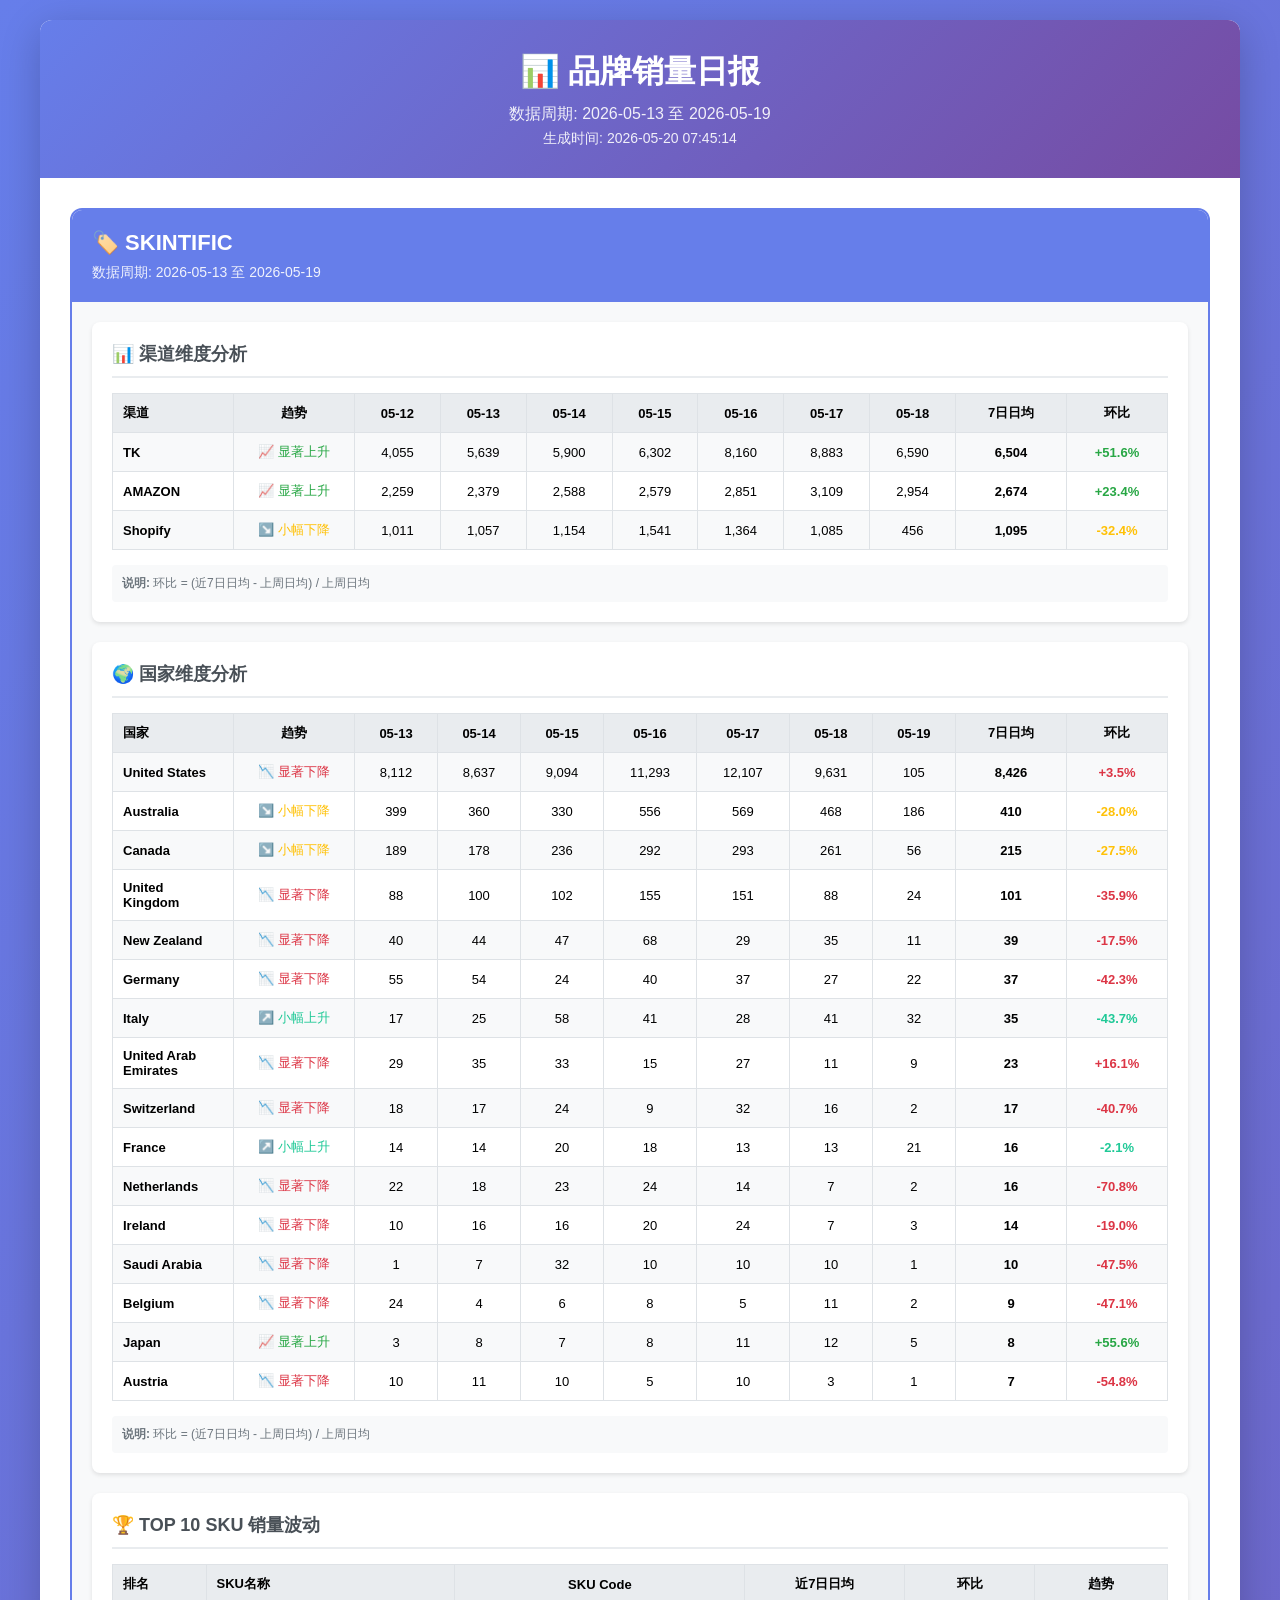
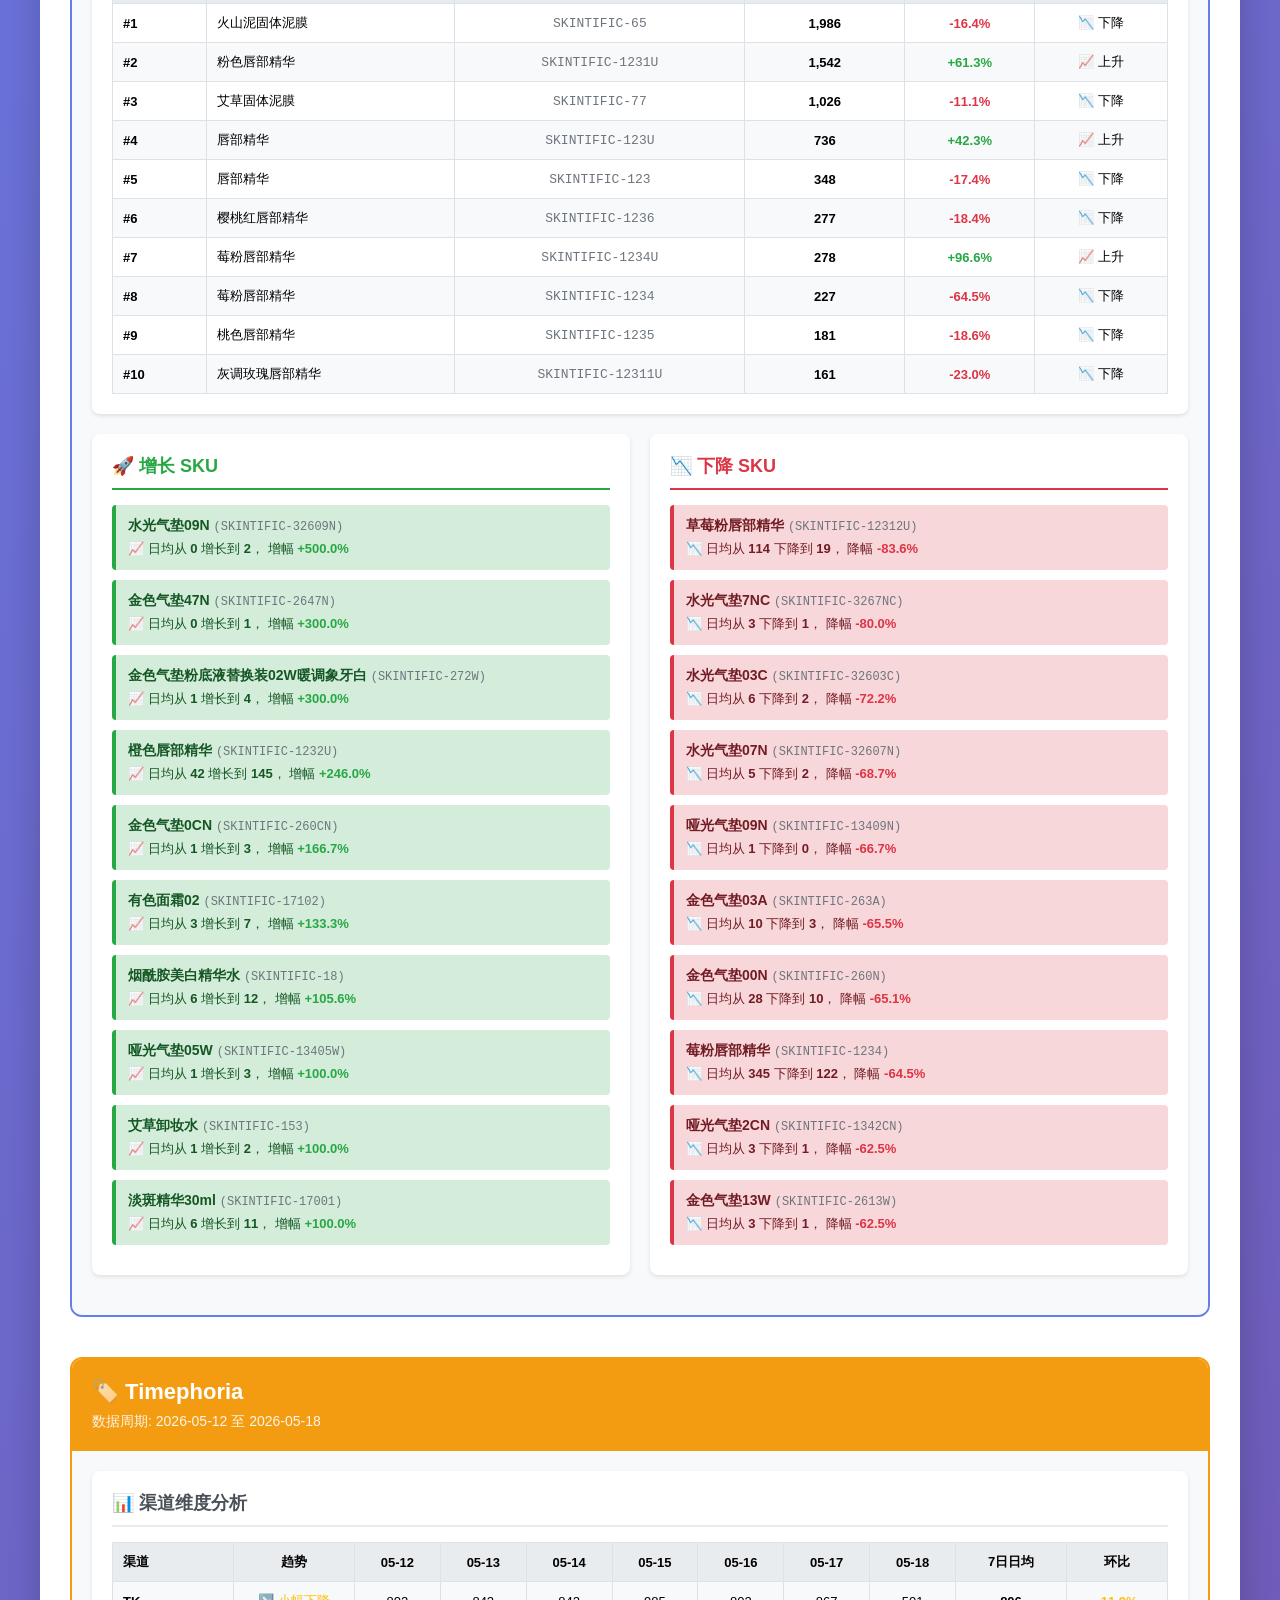
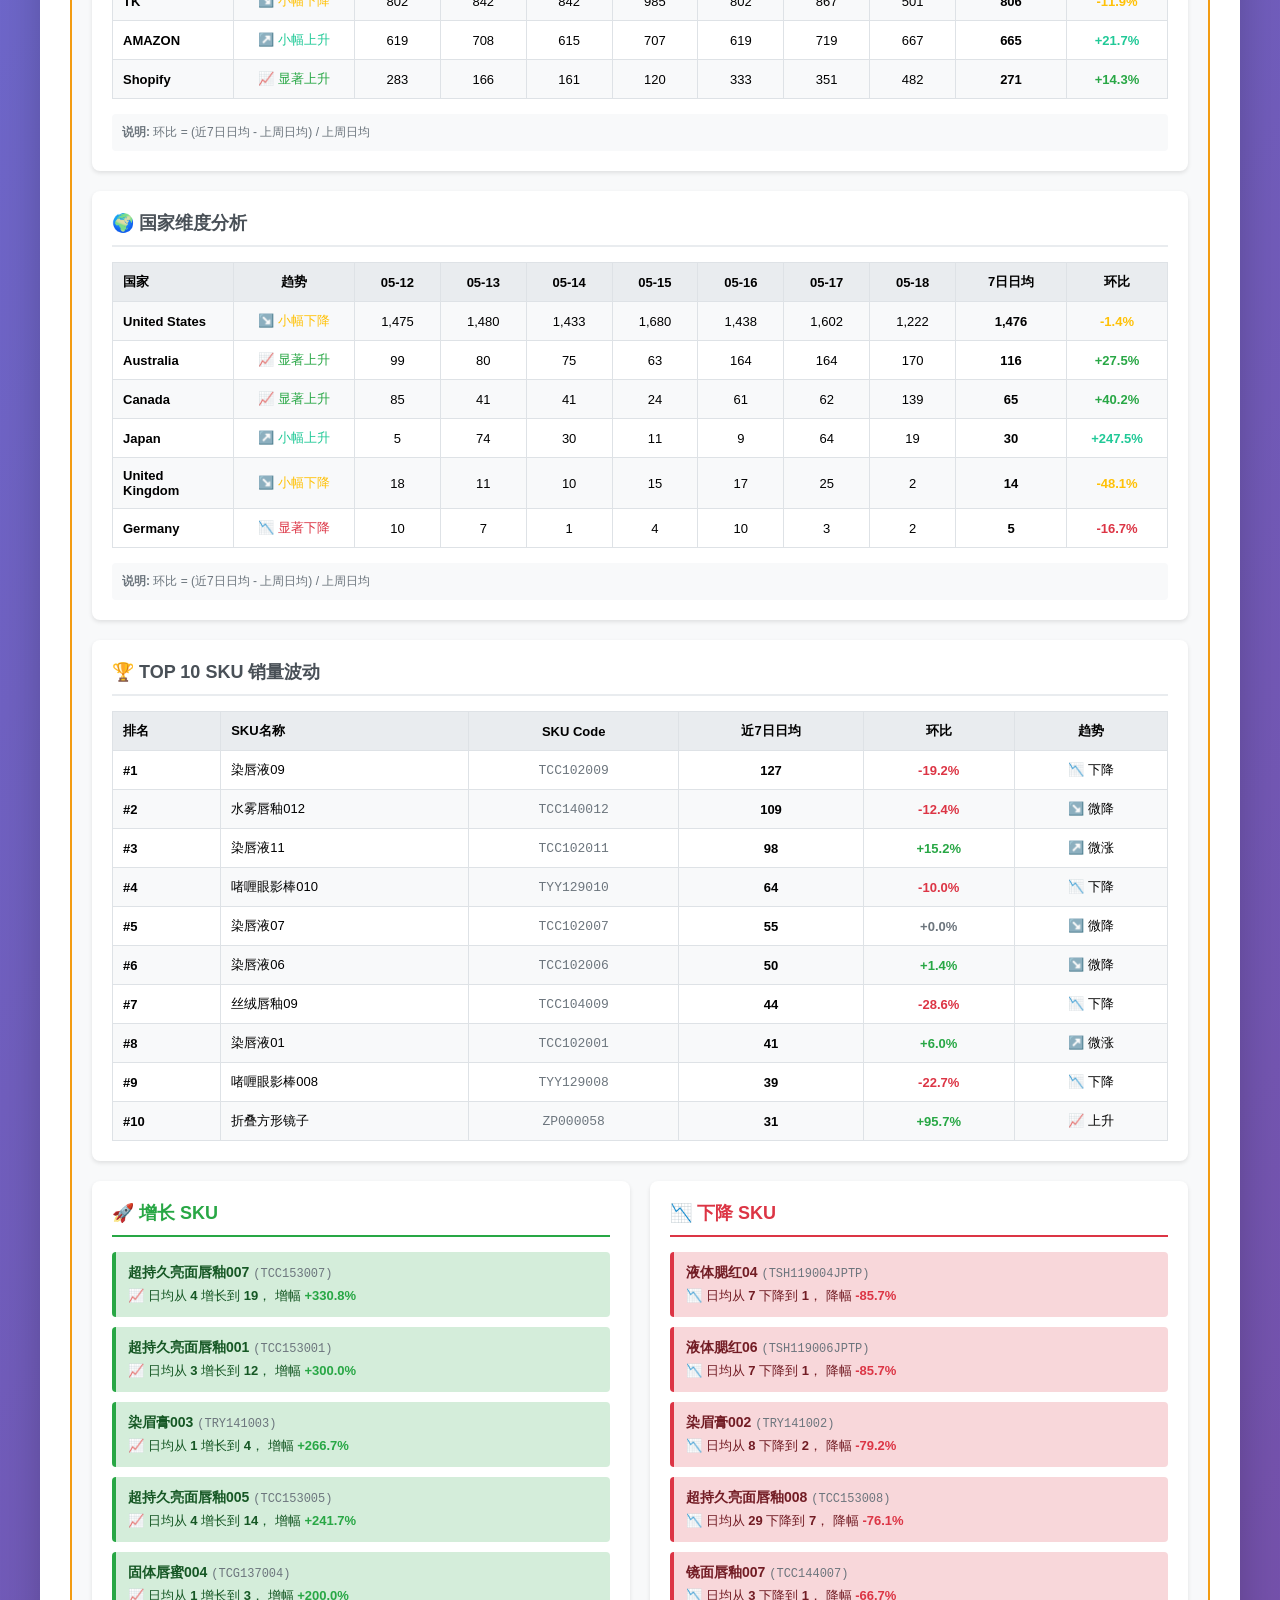
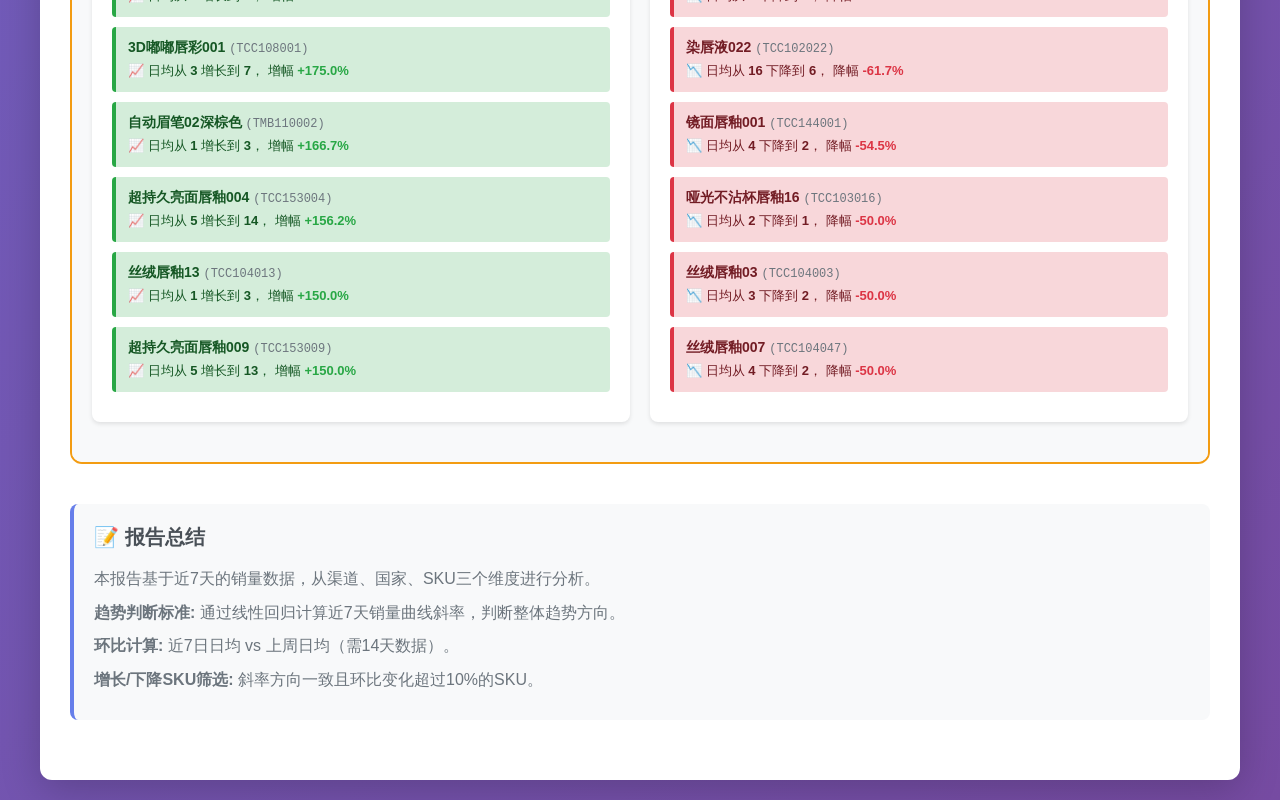
<file: daily_report.html>
<!DOCTYPE html>
<html lang="zh-CN">
<head>
    <meta charset="UTF-8">
    <meta name="viewport" content="width=device-width, initial-scale=1.0">
    <title>品牌销量日报 - 2026-05-19</title>
    <style>
        body {
            font-family: -apple-system, BlinkMacSystemFont, 'Segoe UI', Roboto, 'Helvetica Neue', Arial, sans-serif;
            margin: 0;
            padding: 20px;
            background: linear-gradient(135deg, #667eea 0%, #764ba2 100%);
            min-height: 100vh;
        }
        .container {
            max-width: 1200px;
            margin: 0 auto;
            background: white;
            border-radius: 12px;
            box-shadow: 0 10px 40px rgba(0,0,0,0.2);
            overflow: hidden;
        }
        .header {
            background: linear-gradient(135deg, #667eea 0%, #764ba2 100%);
            padding: 30px;
            color: white;
            text-align: center;
        }
        .header h1 {
            margin: 0;
            font-size: 32px;
            font-weight: 700;
        }
        .header p {
            margin: 10px 0 0 0;
            font-size: 16px;
            opacity: 0.9;
        }
        .content {
            padding: 30px;
        }
        .summary {
            background: #f8f9fa;
            padding: 20px;
            border-radius: 8px;
            margin-bottom: 30px;
            border-left: 4px solid #667eea;
        }
        .summary h3 {
            margin: 0 0 15px 0;
            color: #495057;
            font-size: 20px;
        }
        .summary p {
            margin: 8px 0;
            color: #6c757d;
            line-height: 1.6;
        }
    </style>
</head>
<body>
    <div class="container">
        <div class="header">
            <h1>📊 品牌销量日报</h1>
            <p>数据周期: 2026-05-13 至 2026-05-19</p>
            <p style="font-size: 14px; margin-top: 5px;">生成时间: 2026-05-20 07:45:14</p>
        </div>

        <div class="content">
    
    <div style="margin-bottom: 40px; border: 2px solid #667eea; border-radius: 12px; overflow: hidden;">
        <div style="background: #667eea; padding: 20px; color: white;">
            <h2 style="margin: 0; font-size: 22px;">🏷️ SKINTIFIC</h2>
            <p style="margin: 8px 0 0 0; opacity: 0.9; font-size: 14px;">数据周期: 2026-05-13 至 2026-05-19</p>
        </div>

        <div style="padding: 20px; background: #f8f9fa;">
    
            <div style="background: white; padding: 20px; border-radius: 8px; margin-bottom: 20px; box-shadow: 0 2px 4px rgba(0,0,0,0.1);">
                <h3 style="margin: 0 0 15px 0; color: #495057; font-size: 18px; border-bottom: 2px solid #e9ecef; padding-bottom: 10px;">
                    📊 渠道维度分析
                </h3>

                <table style="width: 100%; border-collapse: collapse; font-size: 13px; margin-bottom: 15px;">
                    <thead>
                        <tr style="background: #e9ecef;">
                            <th style="padding: 10px; text-align: left; border: 1px solid #dee2e6; width: 100px;">渠道</th>
                            <th style="padding: 10px; text-align: center; border: 1px solid #dee2e6; width: 100px;">趋势</th>
        <th style="padding: 10px; text-align: center; border: 1px solid #dee2e6;">05-12</th><th style="padding: 10px; text-align: center; border: 1px solid #dee2e6;">05-13</th><th style="padding: 10px; text-align: center; border: 1px solid #dee2e6;">05-14</th><th style="padding: 10px; text-align: center; border: 1px solid #dee2e6;">05-15</th><th style="padding: 10px; text-align: center; border: 1px solid #dee2e6;">05-16</th><th style="padding: 10px; text-align: center; border: 1px solid #dee2e6;">05-17</th><th style="padding: 10px; text-align: center; border: 1px solid #dee2e6;">05-18</th>
                            <th style="padding: 10px; text-align: center; border: 1px solid #dee2e6; width: 90px;">7日日均</th>
                            <th style="padding: 10px; text-align: center; border: 1px solid #dee2e6; width: 80px;">环比</th>
                        </tr>
                    </thead>
                    <tbody>
        
                        <tr style="background: #f8f9fa;">
                            <td style="padding: 10px; border: 1px solid #dee2e6; font-weight: bold;">TK</td>
                            <td style="padding: 10px; text-align: center; border: 1px solid #dee2e6; color: #28a745;">📈 显著上升</td>
            <td style="padding: 10px; text-align: center; border: 1px solid #dee2e6;">4,055</td><td style="padding: 10px; text-align: center; border: 1px solid #dee2e6;">5,639</td><td style="padding: 10px; text-align: center; border: 1px solid #dee2e6;">5,900</td><td style="padding: 10px; text-align: center; border: 1px solid #dee2e6;">6,302</td><td style="padding: 10px; text-align: center; border: 1px solid #dee2e6;">8,160</td><td style="padding: 10px; text-align: center; border: 1px solid #dee2e6;">8,883</td><td style="padding: 10px; text-align: center; border: 1px solid #dee2e6;">6,590</td>
                            <td style="padding: 10px; text-align: center; border: 1px solid #dee2e6; font-weight: bold;">6,504</td>
                            <td style="padding: 10px; text-align: center; border: 1px solid #dee2e6; color: #28a745; font-weight: bold;">+51.6%</td>
                        </tr>
            
                        <tr style="background: white;">
                            <td style="padding: 10px; border: 1px solid #dee2e6; font-weight: bold;">AMAZON</td>
                            <td style="padding: 10px; text-align: center; border: 1px solid #dee2e6; color: #28a745;">📈 显著上升</td>
            <td style="padding: 10px; text-align: center; border: 1px solid #dee2e6;">2,259</td><td style="padding: 10px; text-align: center; border: 1px solid #dee2e6;">2,379</td><td style="padding: 10px; text-align: center; border: 1px solid #dee2e6;">2,588</td><td style="padding: 10px; text-align: center; border: 1px solid #dee2e6;">2,579</td><td style="padding: 10px; text-align: center; border: 1px solid #dee2e6;">2,851</td><td style="padding: 10px; text-align: center; border: 1px solid #dee2e6;">3,109</td><td style="padding: 10px; text-align: center; border: 1px solid #dee2e6;">2,954</td>
                            <td style="padding: 10px; text-align: center; border: 1px solid #dee2e6; font-weight: bold;">2,674</td>
                            <td style="padding: 10px; text-align: center; border: 1px solid #dee2e6; color: #28a745; font-weight: bold;">+23.4%</td>
                        </tr>
            
                        <tr style="background: #f8f9fa;">
                            <td style="padding: 10px; border: 1px solid #dee2e6; font-weight: bold;">Shopify</td>
                            <td style="padding: 10px; text-align: center; border: 1px solid #dee2e6; color: #ffc107;">↘️ 小幅下降</td>
            <td style="padding: 10px; text-align: center; border: 1px solid #dee2e6;">1,011</td><td style="padding: 10px; text-align: center; border: 1px solid #dee2e6;">1,057</td><td style="padding: 10px; text-align: center; border: 1px solid #dee2e6;">1,154</td><td style="padding: 10px; text-align: center; border: 1px solid #dee2e6;">1,541</td><td style="padding: 10px; text-align: center; border: 1px solid #dee2e6;">1,364</td><td style="padding: 10px; text-align: center; border: 1px solid #dee2e6;">1,085</td><td style="padding: 10px; text-align: center; border: 1px solid #dee2e6;">456</td>
                            <td style="padding: 10px; text-align: center; border: 1px solid #dee2e6; font-weight: bold;">1,095</td>
                            <td style="padding: 10px; text-align: center; border: 1px solid #dee2e6; color: #ffc107; font-weight: bold;">-32.4%</td>
                        </tr>
            
                    </tbody>
                </table>

                <div style="font-size: 12px; color: #6c757d; padding: 10px; background: #f8f9fa; border-radius: 4px;">
                    <strong>说明:</strong> 环比 = (近7日日均 - 上周日均) / 上周日均
                </div>
            </div>
        
            <div style="background: white; padding: 20px; border-radius: 8px; margin-bottom: 20px; box-shadow: 0 2px 4px rgba(0,0,0,0.1);">
                <h3 style="margin: 0 0 15px 0; color: #495057; font-size: 18px; border-bottom: 2px solid #e9ecef; padding-bottom: 10px;">
                    🌍 国家维度分析
                </h3>

                <table style="width: 100%; border-collapse: collapse; font-size: 13px; margin-bottom: 15px;">
                    <thead>
                        <tr style="background: #e9ecef;">
                            <th style="padding: 10px; text-align: left; border: 1px solid #dee2e6; width: 100px;">国家</th>
                            <th style="padding: 10px; text-align: center; border: 1px solid #dee2e6; width: 100px;">趋势</th>
        <th style="padding: 10px; text-align: center; border: 1px solid #dee2e6;">05-13</th><th style="padding: 10px; text-align: center; border: 1px solid #dee2e6;">05-14</th><th style="padding: 10px; text-align: center; border: 1px solid #dee2e6;">05-15</th><th style="padding: 10px; text-align: center; border: 1px solid #dee2e6;">05-16</th><th style="padding: 10px; text-align: center; border: 1px solid #dee2e6;">05-17</th><th style="padding: 10px; text-align: center; border: 1px solid #dee2e6;">05-18</th><th style="padding: 10px; text-align: center; border: 1px solid #dee2e6;">05-19</th>
                            <th style="padding: 10px; text-align: center; border: 1px solid #dee2e6; width: 90px;">7日日均</th>
                            <th style="padding: 10px; text-align: center; border: 1px solid #dee2e6; width: 80px;">环比</th>
                        </tr>
                    </thead>
                    <tbody>
        
                        <tr style="background: #f8f9fa;">
                            <td style="padding: 10px; border: 1px solid #dee2e6; font-weight: bold;">United States</td>
                            <td style="padding: 10px; text-align: center; border: 1px solid #dee2e6; color: #dc3545;">📉 显著下降</td>
            <td style="padding: 10px; text-align: center; border: 1px solid #dee2e6;">8,112</td><td style="padding: 10px; text-align: center; border: 1px solid #dee2e6;">8,637</td><td style="padding: 10px; text-align: center; border: 1px solid #dee2e6;">9,094</td><td style="padding: 10px; text-align: center; border: 1px solid #dee2e6;">11,293</td><td style="padding: 10px; text-align: center; border: 1px solid #dee2e6;">12,107</td><td style="padding: 10px; text-align: center; border: 1px solid #dee2e6;">9,631</td><td style="padding: 10px; text-align: center; border: 1px solid #dee2e6;">105</td>
                            <td style="padding: 10px; text-align: center; border: 1px solid #dee2e6; font-weight: bold;">8,426</td>
                            <td style="padding: 10px; text-align: center; border: 1px solid #dee2e6; color: #dc3545; font-weight: bold;">+3.5%</td>
                        </tr>
            
                        <tr style="background: white;">
                            <td style="padding: 10px; border: 1px solid #dee2e6; font-weight: bold;">Australia</td>
                            <td style="padding: 10px; text-align: center; border: 1px solid #dee2e6; color: #ffc107;">↘️ 小幅下降</td>
            <td style="padding: 10px; text-align: center; border: 1px solid #dee2e6;">399</td><td style="padding: 10px; text-align: center; border: 1px solid #dee2e6;">360</td><td style="padding: 10px; text-align: center; border: 1px solid #dee2e6;">330</td><td style="padding: 10px; text-align: center; border: 1px solid #dee2e6;">556</td><td style="padding: 10px; text-align: center; border: 1px solid #dee2e6;">569</td><td style="padding: 10px; text-align: center; border: 1px solid #dee2e6;">468</td><td style="padding: 10px; text-align: center; border: 1px solid #dee2e6;">186</td>
                            <td style="padding: 10px; text-align: center; border: 1px solid #dee2e6; font-weight: bold;">410</td>
                            <td style="padding: 10px; text-align: center; border: 1px solid #dee2e6; color: #ffc107; font-weight: bold;">-28.0%</td>
                        </tr>
            
                        <tr style="background: #f8f9fa;">
                            <td style="padding: 10px; border: 1px solid #dee2e6; font-weight: bold;">Canada</td>
                            <td style="padding: 10px; text-align: center; border: 1px solid #dee2e6; color: #ffc107;">↘️ 小幅下降</td>
            <td style="padding: 10px; text-align: center; border: 1px solid #dee2e6;">189</td><td style="padding: 10px; text-align: center; border: 1px solid #dee2e6;">178</td><td style="padding: 10px; text-align: center; border: 1px solid #dee2e6;">236</td><td style="padding: 10px; text-align: center; border: 1px solid #dee2e6;">292</td><td style="padding: 10px; text-align: center; border: 1px solid #dee2e6;">293</td><td style="padding: 10px; text-align: center; border: 1px solid #dee2e6;">261</td><td style="padding: 10px; text-align: center; border: 1px solid #dee2e6;">56</td>
                            <td style="padding: 10px; text-align: center; border: 1px solid #dee2e6; font-weight: bold;">215</td>
                            <td style="padding: 10px; text-align: center; border: 1px solid #dee2e6; color: #ffc107; font-weight: bold;">-27.5%</td>
                        </tr>
            
                        <tr style="background: white;">
                            <td style="padding: 10px; border: 1px solid #dee2e6; font-weight: bold;">United Kingdom</td>
                            <td style="padding: 10px; text-align: center; border: 1px solid #dee2e6; color: #dc3545;">📉 显著下降</td>
            <td style="padding: 10px; text-align: center; border: 1px solid #dee2e6;">88</td><td style="padding: 10px; text-align: center; border: 1px solid #dee2e6;">100</td><td style="padding: 10px; text-align: center; border: 1px solid #dee2e6;">102</td><td style="padding: 10px; text-align: center; border: 1px solid #dee2e6;">155</td><td style="padding: 10px; text-align: center; border: 1px solid #dee2e6;">151</td><td style="padding: 10px; text-align: center; border: 1px solid #dee2e6;">88</td><td style="padding: 10px; text-align: center; border: 1px solid #dee2e6;">24</td>
                            <td style="padding: 10px; text-align: center; border: 1px solid #dee2e6; font-weight: bold;">101</td>
                            <td style="padding: 10px; text-align: center; border: 1px solid #dee2e6; color: #dc3545; font-weight: bold;">-35.9%</td>
                        </tr>
            
                        <tr style="background: #f8f9fa;">
                            <td style="padding: 10px; border: 1px solid #dee2e6; font-weight: bold;">New Zealand</td>
                            <td style="padding: 10px; text-align: center; border: 1px solid #dee2e6; color: #dc3545;">📉 显著下降</td>
            <td style="padding: 10px; text-align: center; border: 1px solid #dee2e6;">40</td><td style="padding: 10px; text-align: center; border: 1px solid #dee2e6;">44</td><td style="padding: 10px; text-align: center; border: 1px solid #dee2e6;">47</td><td style="padding: 10px; text-align: center; border: 1px solid #dee2e6;">68</td><td style="padding: 10px; text-align: center; border: 1px solid #dee2e6;">29</td><td style="padding: 10px; text-align: center; border: 1px solid #dee2e6;">35</td><td style="padding: 10px; text-align: center; border: 1px solid #dee2e6;">11</td>
                            <td style="padding: 10px; text-align: center; border: 1px solid #dee2e6; font-weight: bold;">39</td>
                            <td style="padding: 10px; text-align: center; border: 1px solid #dee2e6; color: #dc3545; font-weight: bold;">-17.5%</td>
                        </tr>
            
                        <tr style="background: white;">
                            <td style="padding: 10px; border: 1px solid #dee2e6; font-weight: bold;">Germany</td>
                            <td style="padding: 10px; text-align: center; border: 1px solid #dee2e6; color: #dc3545;">📉 显著下降</td>
            <td style="padding: 10px; text-align: center; border: 1px solid #dee2e6;">55</td><td style="padding: 10px; text-align: center; border: 1px solid #dee2e6;">54</td><td style="padding: 10px; text-align: center; border: 1px solid #dee2e6;">24</td><td style="padding: 10px; text-align: center; border: 1px solid #dee2e6;">40</td><td style="padding: 10px; text-align: center; border: 1px solid #dee2e6;">37</td><td style="padding: 10px; text-align: center; border: 1px solid #dee2e6;">27</td><td style="padding: 10px; text-align: center; border: 1px solid #dee2e6;">22</td>
                            <td style="padding: 10px; text-align: center; border: 1px solid #dee2e6; font-weight: bold;">37</td>
                            <td style="padding: 10px; text-align: center; border: 1px solid #dee2e6; color: #dc3545; font-weight: bold;">-42.3%</td>
                        </tr>
            
                        <tr style="background: #f8f9fa;">
                            <td style="padding: 10px; border: 1px solid #dee2e6; font-weight: bold;">Italy</td>
                            <td style="padding: 10px; text-align: center; border: 1px solid #dee2e6; color: #20c997;">↗️ 小幅上升</td>
            <td style="padding: 10px; text-align: center; border: 1px solid #dee2e6;">17</td><td style="padding: 10px; text-align: center; border: 1px solid #dee2e6;">25</td><td style="padding: 10px; text-align: center; border: 1px solid #dee2e6;">58</td><td style="padding: 10px; text-align: center; border: 1px solid #dee2e6;">41</td><td style="padding: 10px; text-align: center; border: 1px solid #dee2e6;">28</td><td style="padding: 10px; text-align: center; border: 1px solid #dee2e6;">41</td><td style="padding: 10px; text-align: center; border: 1px solid #dee2e6;">32</td>
                            <td style="padding: 10px; text-align: center; border: 1px solid #dee2e6; font-weight: bold;">35</td>
                            <td style="padding: 10px; text-align: center; border: 1px solid #dee2e6; color: #20c997; font-weight: bold;">-43.7%</td>
                        </tr>
            
                        <tr style="background: white;">
                            <td style="padding: 10px; border: 1px solid #dee2e6; font-weight: bold;">United Arab Emirates</td>
                            <td style="padding: 10px; text-align: center; border: 1px solid #dee2e6; color: #dc3545;">📉 显著下降</td>
            <td style="padding: 10px; text-align: center; border: 1px solid #dee2e6;">29</td><td style="padding: 10px; text-align: center; border: 1px solid #dee2e6;">35</td><td style="padding: 10px; text-align: center; border: 1px solid #dee2e6;">33</td><td style="padding: 10px; text-align: center; border: 1px solid #dee2e6;">15</td><td style="padding: 10px; text-align: center; border: 1px solid #dee2e6;">27</td><td style="padding: 10px; text-align: center; border: 1px solid #dee2e6;">11</td><td style="padding: 10px; text-align: center; border: 1px solid #dee2e6;">9</td>
                            <td style="padding: 10px; text-align: center; border: 1px solid #dee2e6; font-weight: bold;">23</td>
                            <td style="padding: 10px; text-align: center; border: 1px solid #dee2e6; color: #dc3545; font-weight: bold;">+16.1%</td>
                        </tr>
            
                        <tr style="background: #f8f9fa;">
                            <td style="padding: 10px; border: 1px solid #dee2e6; font-weight: bold;">Switzerland</td>
                            <td style="padding: 10px; text-align: center; border: 1px solid #dee2e6; color: #dc3545;">📉 显著下降</td>
            <td style="padding: 10px; text-align: center; border: 1px solid #dee2e6;">18</td><td style="padding: 10px; text-align: center; border: 1px solid #dee2e6;">17</td><td style="padding: 10px; text-align: center; border: 1px solid #dee2e6;">24</td><td style="padding: 10px; text-align: center; border: 1px solid #dee2e6;">9</td><td style="padding: 10px; text-align: center; border: 1px solid #dee2e6;">32</td><td style="padding: 10px; text-align: center; border: 1px solid #dee2e6;">16</td><td style="padding: 10px; text-align: center; border: 1px solid #dee2e6;">2</td>
                            <td style="padding: 10px; text-align: center; border: 1px solid #dee2e6; font-weight: bold;">17</td>
                            <td style="padding: 10px; text-align: center; border: 1px solid #dee2e6; color: #dc3545; font-weight: bold;">-40.7%</td>
                        </tr>
            
                        <tr style="background: white;">
                            <td style="padding: 10px; border: 1px solid #dee2e6; font-weight: bold;">France</td>
                            <td style="padding: 10px; text-align: center; border: 1px solid #dee2e6; color: #20c997;">↗️ 小幅上升</td>
            <td style="padding: 10px; text-align: center; border: 1px solid #dee2e6;">14</td><td style="padding: 10px; text-align: center; border: 1px solid #dee2e6;">14</td><td style="padding: 10px; text-align: center; border: 1px solid #dee2e6;">20</td><td style="padding: 10px; text-align: center; border: 1px solid #dee2e6;">18</td><td style="padding: 10px; text-align: center; border: 1px solid #dee2e6;">13</td><td style="padding: 10px; text-align: center; border: 1px solid #dee2e6;">13</td><td style="padding: 10px; text-align: center; border: 1px solid #dee2e6;">21</td>
                            <td style="padding: 10px; text-align: center; border: 1px solid #dee2e6; font-weight: bold;">16</td>
                            <td style="padding: 10px; text-align: center; border: 1px solid #dee2e6; color: #20c997; font-weight: bold;">-2.1%</td>
                        </tr>
            
                        <tr style="background: #f8f9fa;">
                            <td style="padding: 10px; border: 1px solid #dee2e6; font-weight: bold;">Netherlands</td>
                            <td style="padding: 10px; text-align: center; border: 1px solid #dee2e6; color: #dc3545;">📉 显著下降</td>
            <td style="padding: 10px; text-align: center; border: 1px solid #dee2e6;">22</td><td style="padding: 10px; text-align: center; border: 1px solid #dee2e6;">18</td><td style="padding: 10px; text-align: center; border: 1px solid #dee2e6;">23</td><td style="padding: 10px; text-align: center; border: 1px solid #dee2e6;">24</td><td style="padding: 10px; text-align: center; border: 1px solid #dee2e6;">14</td><td style="padding: 10px; text-align: center; border: 1px solid #dee2e6;">7</td><td style="padding: 10px; text-align: center; border: 1px solid #dee2e6;">2</td>
                            <td style="padding: 10px; text-align: center; border: 1px solid #dee2e6; font-weight: bold;">16</td>
                            <td style="padding: 10px; text-align: center; border: 1px solid #dee2e6; color: #dc3545; font-weight: bold;">-70.8%</td>
                        </tr>
            
                        <tr style="background: white;">
                            <td style="padding: 10px; border: 1px solid #dee2e6; font-weight: bold;">Ireland</td>
                            <td style="padding: 10px; text-align: center; border: 1px solid #dee2e6; color: #dc3545;">📉 显著下降</td>
            <td style="padding: 10px; text-align: center; border: 1px solid #dee2e6;">10</td><td style="padding: 10px; text-align: center; border: 1px solid #dee2e6;">16</td><td style="padding: 10px; text-align: center; border: 1px solid #dee2e6;">16</td><td style="padding: 10px; text-align: center; border: 1px solid #dee2e6;">20</td><td style="padding: 10px; text-align: center; border: 1px solid #dee2e6;">24</td><td style="padding: 10px; text-align: center; border: 1px solid #dee2e6;">7</td><td style="padding: 10px; text-align: center; border: 1px solid #dee2e6;">3</td>
                            <td style="padding: 10px; text-align: center; border: 1px solid #dee2e6; font-weight: bold;">14</td>
                            <td style="padding: 10px; text-align: center; border: 1px solid #dee2e6; color: #dc3545; font-weight: bold;">-19.0%</td>
                        </tr>
            
                        <tr style="background: #f8f9fa;">
                            <td style="padding: 10px; border: 1px solid #dee2e6; font-weight: bold;">Saudi Arabia</td>
                            <td style="padding: 10px; text-align: center; border: 1px solid #dee2e6; color: #dc3545;">📉 显著下降</td>
            <td style="padding: 10px; text-align: center; border: 1px solid #dee2e6;">1</td><td style="padding: 10px; text-align: center; border: 1px solid #dee2e6;">7</td><td style="padding: 10px; text-align: center; border: 1px solid #dee2e6;">32</td><td style="padding: 10px; text-align: center; border: 1px solid #dee2e6;">10</td><td style="padding: 10px; text-align: center; border: 1px solid #dee2e6;">10</td><td style="padding: 10px; text-align: center; border: 1px solid #dee2e6;">10</td><td style="padding: 10px; text-align: center; border: 1px solid #dee2e6;">1</td>
                            <td style="padding: 10px; text-align: center; border: 1px solid #dee2e6; font-weight: bold;">10</td>
                            <td style="padding: 10px; text-align: center; border: 1px solid #dee2e6; color: #dc3545; font-weight: bold;">-47.5%</td>
                        </tr>
            
                        <tr style="background: white;">
                            <td style="padding: 10px; border: 1px solid #dee2e6; font-weight: bold;">Belgium</td>
                            <td style="padding: 10px; text-align: center; border: 1px solid #dee2e6; color: #dc3545;">📉 显著下降</td>
            <td style="padding: 10px; text-align: center; border: 1px solid #dee2e6;">24</td><td style="padding: 10px; text-align: center; border: 1px solid #dee2e6;">4</td><td style="padding: 10px; text-align: center; border: 1px solid #dee2e6;">6</td><td style="padding: 10px; text-align: center; border: 1px solid #dee2e6;">8</td><td style="padding: 10px; text-align: center; border: 1px solid #dee2e6;">5</td><td style="padding: 10px; text-align: center; border: 1px solid #dee2e6;">11</td><td style="padding: 10px; text-align: center; border: 1px solid #dee2e6;">2</td>
                            <td style="padding: 10px; text-align: center; border: 1px solid #dee2e6; font-weight: bold;">9</td>
                            <td style="padding: 10px; text-align: center; border: 1px solid #dee2e6; color: #dc3545; font-weight: bold;">-47.1%</td>
                        </tr>
            
                        <tr style="background: #f8f9fa;">
                            <td style="padding: 10px; border: 1px solid #dee2e6; font-weight: bold;">Japan</td>
                            <td style="padding: 10px; text-align: center; border: 1px solid #dee2e6; color: #28a745;">📈 显著上升</td>
            <td style="padding: 10px; text-align: center; border: 1px solid #dee2e6;">3</td><td style="padding: 10px; text-align: center; border: 1px solid #dee2e6;">8</td><td style="padding: 10px; text-align: center; border: 1px solid #dee2e6;">7</td><td style="padding: 10px; text-align: center; border: 1px solid #dee2e6;">8</td><td style="padding: 10px; text-align: center; border: 1px solid #dee2e6;">11</td><td style="padding: 10px; text-align: center; border: 1px solid #dee2e6;">12</td><td style="padding: 10px; text-align: center; border: 1px solid #dee2e6;">5</td>
                            <td style="padding: 10px; text-align: center; border: 1px solid #dee2e6; font-weight: bold;">8</td>
                            <td style="padding: 10px; text-align: center; border: 1px solid #dee2e6; color: #28a745; font-weight: bold;">+55.6%</td>
                        </tr>
            
                        <tr style="background: white;">
                            <td style="padding: 10px; border: 1px solid #dee2e6; font-weight: bold;">Austria</td>
                            <td style="padding: 10px; text-align: center; border: 1px solid #dee2e6; color: #dc3545;">📉 显著下降</td>
            <td style="padding: 10px; text-align: center; border: 1px solid #dee2e6;">10</td><td style="padding: 10px; text-align: center; border: 1px solid #dee2e6;">11</td><td style="padding: 10px; text-align: center; border: 1px solid #dee2e6;">10</td><td style="padding: 10px; text-align: center; border: 1px solid #dee2e6;">5</td><td style="padding: 10px; text-align: center; border: 1px solid #dee2e6;">10</td><td style="padding: 10px; text-align: center; border: 1px solid #dee2e6;">3</td><td style="padding: 10px; text-align: center; border: 1px solid #dee2e6;">1</td>
                            <td style="padding: 10px; text-align: center; border: 1px solid #dee2e6; font-weight: bold;">7</td>
                            <td style="padding: 10px; text-align: center; border: 1px solid #dee2e6; color: #dc3545; font-weight: bold;">-54.8%</td>
                        </tr>
            
                    </tbody>
                </table>

                <div style="font-size: 12px; color: #6c757d; padding: 10px; background: #f8f9fa; border-radius: 4px;">
                    <strong>说明:</strong> 环比 = (近7日日均 - 上周日均) / 上周日均
                </div>
            </div>
        
            <div style="background: white; padding: 20px; border-radius: 8px; margin-bottom: 20px; box-shadow: 0 2px 4px rgba(0,0,0,0.1);">
                <h3 style="margin: 0 0 15px 0; color: #495057; font-size: 18px; border-bottom: 2px solid #e9ecef; padding-bottom: 10px;">
                    🏆 TOP 10 SKU 销量波动
                </h3>

                <table style="width: 100%; border-collapse: collapse; font-size: 13px;">
                    <thead>
                        <tr style="background: #e9ecef;">
                            <th style="padding: 10px; text-align: left; border: 1px solid #dee2e6;">排名</th>
                            <th style="padding: 10px; text-align: left; border: 1px solid #dee2e6;">SKU名称</th>
                            <th style="padding: 10px; text-align: center; border: 1px solid #dee2e6;">SKU Code</th>
                            <th style="padding: 10px; text-align: center; border: 1px solid #dee2e6;">近7日日均</th>
                            <th style="padding: 10px; text-align: center; border: 1px solid #dee2e6;">环比</th>
                            <th style="padding: 10px; text-align: center; border: 1px solid #dee2e6;">趋势</th>
                        </tr>
                    </thead>
                    <tbody>
    
                        <tr style="background: white;">
                            <td style="padding: 10px; border: 1px solid #dee2e6; font-weight: bold;">#1</td>
                            <td style="padding: 10px; border: 1px solid #dee2e6;">火山泥固体泥膜</td>
                            <td style="padding: 10px; text-align: center; border: 1px solid #dee2e6; font-family: monospace; color: #6c757d;">SKINTIFIC-65</td>
                            <td style="padding: 10px; text-align: center; border: 1px solid #dee2e6; font-weight: bold;">1,986</td>
                            <td style="padding: 10px; text-align: center; border: 1px solid #dee2e6; color: #dc3545; font-weight: bold;">-16.4%</td>
                            <td style="padding: 10px; text-align: center; border: 1px solid #dee2e6;">📉 下降</td>
                        </tr>
        
                        <tr style="background: #f8f9fa;">
                            <td style="padding: 10px; border: 1px solid #dee2e6; font-weight: bold;">#2</td>
                            <td style="padding: 10px; border: 1px solid #dee2e6;">粉色唇部精华</td>
                            <td style="padding: 10px; text-align: center; border: 1px solid #dee2e6; font-family: monospace; color: #6c757d;">SKINTIFIC-1231U</td>
                            <td style="padding: 10px; text-align: center; border: 1px solid #dee2e6; font-weight: bold;">1,542</td>
                            <td style="padding: 10px; text-align: center; border: 1px solid #dee2e6; color: #28a745; font-weight: bold;">+61.3%</td>
                            <td style="padding: 10px; text-align: center; border: 1px solid #dee2e6;">📈 上升</td>
                        </tr>
        
                        <tr style="background: white;">
                            <td style="padding: 10px; border: 1px solid #dee2e6; font-weight: bold;">#3</td>
                            <td style="padding: 10px; border: 1px solid #dee2e6;">艾草固体泥膜</td>
                            <td style="padding: 10px; text-align: center; border: 1px solid #dee2e6; font-family: monospace; color: #6c757d;">SKINTIFIC-77</td>
                            <td style="padding: 10px; text-align: center; border: 1px solid #dee2e6; font-weight: bold;">1,026</td>
                            <td style="padding: 10px; text-align: center; border: 1px solid #dee2e6; color: #dc3545; font-weight: bold;">-11.1%</td>
                            <td style="padding: 10px; text-align: center; border: 1px solid #dee2e6;">📉 下降</td>
                        </tr>
        
                        <tr style="background: #f8f9fa;">
                            <td style="padding: 10px; border: 1px solid #dee2e6; font-weight: bold;">#4</td>
                            <td style="padding: 10px; border: 1px solid #dee2e6;">唇部精华</td>
                            <td style="padding: 10px; text-align: center; border: 1px solid #dee2e6; font-family: monospace; color: #6c757d;">SKINTIFIC-123U</td>
                            <td style="padding: 10px; text-align: center; border: 1px solid #dee2e6; font-weight: bold;">736</td>
                            <td style="padding: 10px; text-align: center; border: 1px solid #dee2e6; color: #28a745; font-weight: bold;">+42.3%</td>
                            <td style="padding: 10px; text-align: center; border: 1px solid #dee2e6;">📈 上升</td>
                        </tr>
        
                        <tr style="background: white;">
                            <td style="padding: 10px; border: 1px solid #dee2e6; font-weight: bold;">#5</td>
                            <td style="padding: 10px; border: 1px solid #dee2e6;">唇部精华</td>
                            <td style="padding: 10px; text-align: center; border: 1px solid #dee2e6; font-family: monospace; color: #6c757d;">SKINTIFIC-123</td>
                            <td style="padding: 10px; text-align: center; border: 1px solid #dee2e6; font-weight: bold;">348</td>
                            <td style="padding: 10px; text-align: center; border: 1px solid #dee2e6; color: #dc3545; font-weight: bold;">-17.4%</td>
                            <td style="padding: 10px; text-align: center; border: 1px solid #dee2e6;">📉 下降</td>
                        </tr>
        
                        <tr style="background: #f8f9fa;">
                            <td style="padding: 10px; border: 1px solid #dee2e6; font-weight: bold;">#6</td>
                            <td style="padding: 10px; border: 1px solid #dee2e6;">樱桃红唇部精华</td>
                            <td style="padding: 10px; text-align: center; border: 1px solid #dee2e6; font-family: monospace; color: #6c757d;">SKINTIFIC-1236</td>
                            <td style="padding: 10px; text-align: center; border: 1px solid #dee2e6; font-weight: bold;">277</td>
                            <td style="padding: 10px; text-align: center; border: 1px solid #dee2e6; color: #dc3545; font-weight: bold;">-18.4%</td>
                            <td style="padding: 10px; text-align: center; border: 1px solid #dee2e6;">📉 下降</td>
                        </tr>
        
                        <tr style="background: white;">
                            <td style="padding: 10px; border: 1px solid #dee2e6; font-weight: bold;">#7</td>
                            <td style="padding: 10px; border: 1px solid #dee2e6;">莓粉唇部精华</td>
                            <td style="padding: 10px; text-align: center; border: 1px solid #dee2e6; font-family: monospace; color: #6c757d;">SKINTIFIC-1234U</td>
                            <td style="padding: 10px; text-align: center; border: 1px solid #dee2e6; font-weight: bold;">278</td>
                            <td style="padding: 10px; text-align: center; border: 1px solid #dee2e6; color: #28a745; font-weight: bold;">+96.6%</td>
                            <td style="padding: 10px; text-align: center; border: 1px solid #dee2e6;">📈 上升</td>
                        </tr>
        
                        <tr style="background: #f8f9fa;">
                            <td style="padding: 10px; border: 1px solid #dee2e6; font-weight: bold;">#8</td>
                            <td style="padding: 10px; border: 1px solid #dee2e6;">莓粉唇部精华</td>
                            <td style="padding: 10px; text-align: center; border: 1px solid #dee2e6; font-family: monospace; color: #6c757d;">SKINTIFIC-1234</td>
                            <td style="padding: 10px; text-align: center; border: 1px solid #dee2e6; font-weight: bold;">227</td>
                            <td style="padding: 10px; text-align: center; border: 1px solid #dee2e6; color: #dc3545; font-weight: bold;">-64.5%</td>
                            <td style="padding: 10px; text-align: center; border: 1px solid #dee2e6;">📉 下降</td>
                        </tr>
        
                        <tr style="background: white;">
                            <td style="padding: 10px; border: 1px solid #dee2e6; font-weight: bold;">#9</td>
                            <td style="padding: 10px; border: 1px solid #dee2e6;">桃色唇部精华</td>
                            <td style="padding: 10px; text-align: center; border: 1px solid #dee2e6; font-family: monospace; color: #6c757d;">SKINTIFIC-1235</td>
                            <td style="padding: 10px; text-align: center; border: 1px solid #dee2e6; font-weight: bold;">181</td>
                            <td style="padding: 10px; text-align: center; border: 1px solid #dee2e6; color: #dc3545; font-weight: bold;">-18.6%</td>
                            <td style="padding: 10px; text-align: center; border: 1px solid #dee2e6;">📉 下降</td>
                        </tr>
        
                        <tr style="background: #f8f9fa;">
                            <td style="padding: 10px; border: 1px solid #dee2e6; font-weight: bold;">#10</td>
                            <td style="padding: 10px; border: 1px solid #dee2e6;">灰调玫瑰唇部精华</td>
                            <td style="padding: 10px; text-align: center; border: 1px solid #dee2e6; font-family: monospace; color: #6c757d;">SKINTIFIC-12311U</td>
                            <td style="padding: 10px; text-align: center; border: 1px solid #dee2e6; font-weight: bold;">161</td>
                            <td style="padding: 10px; text-align: center; border: 1px solid #dee2e6; color: #dc3545; font-weight: bold;">-23.0%</td>
                            <td style="padding: 10px; text-align: center; border: 1px solid #dee2e6;">📉 下降</td>
                        </tr>
        
                    </tbody>
                </table>
            </div>
    
            <div style="display: flex; gap: 20px; margin-bottom: 20px;">
        
                <div style="flex: 1; background: white; padding: 20px; border-radius: 8px; box-shadow: 0 2px 4px rgba(0,0,0,0.1);">
                    <h3 style="margin: 0 0 15px 0; color: #28a745; font-size: 18px; border-bottom: 2px solid #28a745; padding-bottom: 10px;">
                        🚀 增长 SKU
                    </h3>
        
                    <div style="padding: 12px; margin-bottom: 10px; background: #d4edda; border-left: 4px solid #28a745; border-radius: 4px;">
                        <div style="font-size: 14px; color: #155724; margin-bottom: 5px;">
                            <strong>水光气垫09N</strong>
                            <span style="font-family: monospace; color: #6c757d; font-size: 12px;">(SKINTIFIC-32609N)</span>
                        </div>
                        <div style="font-size: 13px; color: #155724;">
                            📈 日均从 <strong>0</strong> 增长到 <strong>2</strong>，
                            增幅 <strong style="color: #28a745;">+500.0%</strong>
                        </div>
                    </div>
                
                    <div style="padding: 12px; margin-bottom: 10px; background: #d4edda; border-left: 4px solid #28a745; border-radius: 4px;">
                        <div style="font-size: 14px; color: #155724; margin-bottom: 5px;">
                            <strong>金色气垫47N</strong>
                            <span style="font-family: monospace; color: #6c757d; font-size: 12px;">(SKINTIFIC-2647N)</span>
                        </div>
                        <div style="font-size: 13px; color: #155724;">
                            📈 日均从 <strong>0</strong> 增长到 <strong>1</strong>，
                            增幅 <strong style="color: #28a745;">+300.0%</strong>
                        </div>
                    </div>
                
                    <div style="padding: 12px; margin-bottom: 10px; background: #d4edda; border-left: 4px solid #28a745; border-radius: 4px;">
                        <div style="font-size: 14px; color: #155724; margin-bottom: 5px;">
                            <strong>金色气垫粉底液替换装02W暖调象牙白</strong>
                            <span style="font-family: monospace; color: #6c757d; font-size: 12px;">(SKINTIFIC-272W)</span>
                        </div>
                        <div style="font-size: 13px; color: #155724;">
                            📈 日均从 <strong>1</strong> 增长到 <strong>4</strong>，
                            增幅 <strong style="color: #28a745;">+300.0%</strong>
                        </div>
                    </div>
                
                    <div style="padding: 12px; margin-bottom: 10px; background: #d4edda; border-left: 4px solid #28a745; border-radius: 4px;">
                        <div style="font-size: 14px; color: #155724; margin-bottom: 5px;">
                            <strong>橙色唇部精华</strong>
                            <span style="font-family: monospace; color: #6c757d; font-size: 12px;">(SKINTIFIC-1232U)</span>
                        </div>
                        <div style="font-size: 13px; color: #155724;">
                            📈 日均从 <strong>42</strong> 增长到 <strong>145</strong>，
                            增幅 <strong style="color: #28a745;">+246.0%</strong>
                        </div>
                    </div>
                
                    <div style="padding: 12px; margin-bottom: 10px; background: #d4edda; border-left: 4px solid #28a745; border-radius: 4px;">
                        <div style="font-size: 14px; color: #155724; margin-bottom: 5px;">
                            <strong>金色气垫0CN</strong>
                            <span style="font-family: monospace; color: #6c757d; font-size: 12px;">(SKINTIFIC-260CN)</span>
                        </div>
                        <div style="font-size: 13px; color: #155724;">
                            📈 日均从 <strong>1</strong> 增长到 <strong>3</strong>，
                            增幅 <strong style="color: #28a745;">+166.7%</strong>
                        </div>
                    </div>
                
                    <div style="padding: 12px; margin-bottom: 10px; background: #d4edda; border-left: 4px solid #28a745; border-radius: 4px;">
                        <div style="font-size: 14px; color: #155724; margin-bottom: 5px;">
                            <strong>有色面霜02</strong>
                            <span style="font-family: monospace; color: #6c757d; font-size: 12px;">(SKINTIFIC-17102)</span>
                        </div>
                        <div style="font-size: 13px; color: #155724;">
                            📈 日均从 <strong>3</strong> 增长到 <strong>7</strong>，
                            增幅 <strong style="color: #28a745;">+133.3%</strong>
                        </div>
                    </div>
                
                    <div style="padding: 12px; margin-bottom: 10px; background: #d4edda; border-left: 4px solid #28a745; border-radius: 4px;">
                        <div style="font-size: 14px; color: #155724; margin-bottom: 5px;">
                            <strong>烟酰胺美白精华水</strong>
                            <span style="font-family: monospace; color: #6c757d; font-size: 12px;">(SKINTIFIC-18)</span>
                        </div>
                        <div style="font-size: 13px; color: #155724;">
                            📈 日均从 <strong>6</strong> 增长到 <strong>12</strong>，
                            增幅 <strong style="color: #28a745;">+105.6%</strong>
                        </div>
                    </div>
                
                    <div style="padding: 12px; margin-bottom: 10px; background: #d4edda; border-left: 4px solid #28a745; border-radius: 4px;">
                        <div style="font-size: 14px; color: #155724; margin-bottom: 5px;">
                            <strong>哑光气垫05W</strong>
                            <span style="font-family: monospace; color: #6c757d; font-size: 12px;">(SKINTIFIC-13405W)</span>
                        </div>
                        <div style="font-size: 13px; color: #155724;">
                            📈 日均从 <strong>1</strong> 增长到 <strong>3</strong>，
                            增幅 <strong style="color: #28a745;">+100.0%</strong>
                        </div>
                    </div>
                
                    <div style="padding: 12px; margin-bottom: 10px; background: #d4edda; border-left: 4px solid #28a745; border-radius: 4px;">
                        <div style="font-size: 14px; color: #155724; margin-bottom: 5px;">
                            <strong>艾草卸妆水</strong>
                            <span style="font-family: monospace; color: #6c757d; font-size: 12px;">(SKINTIFIC-153)</span>
                        </div>
                        <div style="font-size: 13px; color: #155724;">
                            📈 日均从 <strong>1</strong> 增长到 <strong>2</strong>，
                            增幅 <strong style="color: #28a745;">+100.0%</strong>
                        </div>
                    </div>
                
                    <div style="padding: 12px; margin-bottom: 10px; background: #d4edda; border-left: 4px solid #28a745; border-radius: 4px;">
                        <div style="font-size: 14px; color: #155724; margin-bottom: 5px;">
                            <strong>淡斑精华30ml</strong>
                            <span style="font-family: monospace; color: #6c757d; font-size: 12px;">(SKINTIFIC-17001)</span>
                        </div>
                        <div style="font-size: 13px; color: #155724;">
                            📈 日均从 <strong>6</strong> 增长到 <strong>11</strong>，
                            增幅 <strong style="color: #28a745;">+100.0%</strong>
                        </div>
                    </div>
                
                </div>
        
                <div style="flex: 1; background: white; padding: 20px; border-radius: 8px; box-shadow: 0 2px 4px rgba(0,0,0,0.1);">
                    <h3 style="margin: 0 0 15px 0; color: #dc3545; font-size: 18px; border-bottom: 2px solid #dc3545; padding-bottom: 10px;">
                        📉 下降 SKU
                    </h3>
        
                    <div style="padding: 12px; margin-bottom: 10px; background: #f8d7da; border-left: 4px solid #dc3545; border-radius: 4px;">
                        <div style="font-size: 14px; color: #721c24; margin-bottom: 5px;">
                            <strong>草莓粉唇部精华</strong>
                            <span style="font-family: monospace; color: #6c757d; font-size: 12px;">(SKINTIFIC-12312U)</span>
                        </div>
                        <div style="font-size: 13px; color: #721c24;">
                            📉 日均从 <strong>114</strong> 下降到 <strong>19</strong>，
                            降幅 <strong style="color: #dc3545;">-83.6%</strong>
                        </div>
                    </div>
                
                    <div style="padding: 12px; margin-bottom: 10px; background: #f8d7da; border-left: 4px solid #dc3545; border-radius: 4px;">
                        <div style="font-size: 14px; color: #721c24; margin-bottom: 5px;">
                            <strong>水光气垫7NC</strong>
                            <span style="font-family: monospace; color: #6c757d; font-size: 12px;">(SKINTIFIC-3267NC)</span>
                        </div>
                        <div style="font-size: 13px; color: #721c24;">
                            📉 日均从 <strong>3</strong> 下降到 <strong>1</strong>，
                            降幅 <strong style="color: #dc3545;">-80.0%</strong>
                        </div>
                    </div>
                
                    <div style="padding: 12px; margin-bottom: 10px; background: #f8d7da; border-left: 4px solid #dc3545; border-radius: 4px;">
                        <div style="font-size: 14px; color: #721c24; margin-bottom: 5px;">
                            <strong>水光气垫03C</strong>
                            <span style="font-family: monospace; color: #6c757d; font-size: 12px;">(SKINTIFIC-32603C)</span>
                        </div>
                        <div style="font-size: 13px; color: #721c24;">
                            📉 日均从 <strong>6</strong> 下降到 <strong>2</strong>，
                            降幅 <strong style="color: #dc3545;">-72.2%</strong>
                        </div>
                    </div>
                
                    <div style="padding: 12px; margin-bottom: 10px; background: #f8d7da; border-left: 4px solid #dc3545; border-radius: 4px;">
                        <div style="font-size: 14px; color: #721c24; margin-bottom: 5px;">
                            <strong>水光气垫07N</strong>
                            <span style="font-family: monospace; color: #6c757d; font-size: 12px;">(SKINTIFIC-32607N)</span>
                        </div>
                        <div style="font-size: 13px; color: #721c24;">
                            📉 日均从 <strong>5</strong> 下降到 <strong>2</strong>，
                            降幅 <strong style="color: #dc3545;">-68.7%</strong>
                        </div>
                    </div>
                
                    <div style="padding: 12px; margin-bottom: 10px; background: #f8d7da; border-left: 4px solid #dc3545; border-radius: 4px;">
                        <div style="font-size: 14px; color: #721c24; margin-bottom: 5px;">
                            <strong>哑光气垫09N</strong>
                            <span style="font-family: monospace; color: #6c757d; font-size: 12px;">(SKINTIFIC-13409N)</span>
                        </div>
                        <div style="font-size: 13px; color: #721c24;">
                            📉 日均从 <strong>1</strong> 下降到 <strong>0</strong>，
                            降幅 <strong style="color: #dc3545;">-66.7%</strong>
                        </div>
                    </div>
                
                    <div style="padding: 12px; margin-bottom: 10px; background: #f8d7da; border-left: 4px solid #dc3545; border-radius: 4px;">
                        <div style="font-size: 14px; color: #721c24; margin-bottom: 5px;">
                            <strong>金色气垫03A</strong>
                            <span style="font-family: monospace; color: #6c757d; font-size: 12px;">(SKINTIFIC-263A)</span>
                        </div>
                        <div style="font-size: 13px; color: #721c24;">
                            📉 日均从 <strong>10</strong> 下降到 <strong>3</strong>，
                            降幅 <strong style="color: #dc3545;">-65.5%</strong>
                        </div>
                    </div>
                
                    <div style="padding: 12px; margin-bottom: 10px; background: #f8d7da; border-left: 4px solid #dc3545; border-radius: 4px;">
                        <div style="font-size: 14px; color: #721c24; margin-bottom: 5px;">
                            <strong>金色气垫00N</strong>
                            <span style="font-family: monospace; color: #6c757d; font-size: 12px;">(SKINTIFIC-260N)</span>
                        </div>
                        <div style="font-size: 13px; color: #721c24;">
                            📉 日均从 <strong>28</strong> 下降到 <strong>10</strong>，
                            降幅 <strong style="color: #dc3545;">-65.1%</strong>
                        </div>
                    </div>
                
                    <div style="padding: 12px; margin-bottom: 10px; background: #f8d7da; border-left: 4px solid #dc3545; border-radius: 4px;">
                        <div style="font-size: 14px; color: #721c24; margin-bottom: 5px;">
                            <strong>莓粉唇部精华</strong>
                            <span style="font-family: monospace; color: #6c757d; font-size: 12px;">(SKINTIFIC-1234)</span>
                        </div>
                        <div style="font-size: 13px; color: #721c24;">
                            📉 日均从 <strong>345</strong> 下降到 <strong>122</strong>，
                            降幅 <strong style="color: #dc3545;">-64.5%</strong>
                        </div>
                    </div>
                
                    <div style="padding: 12px; margin-bottom: 10px; background: #f8d7da; border-left: 4px solid #dc3545; border-radius: 4px;">
                        <div style="font-size: 14px; color: #721c24; margin-bottom: 5px;">
                            <strong>哑光气垫2CN</strong>
                            <span style="font-family: monospace; color: #6c757d; font-size: 12px;">(SKINTIFIC-1342CN)</span>
                        </div>
                        <div style="font-size: 13px; color: #721c24;">
                            📉 日均从 <strong>3</strong> 下降到 <strong>1</strong>，
                            降幅 <strong style="color: #dc3545;">-62.5%</strong>
                        </div>
                    </div>
                
                    <div style="padding: 12px; margin-bottom: 10px; background: #f8d7da; border-left: 4px solid #dc3545; border-radius: 4px;">
                        <div style="font-size: 14px; color: #721c24; margin-bottom: 5px;">
                            <strong>金色气垫13W</strong>
                            <span style="font-family: monospace; color: #6c757d; font-size: 12px;">(SKINTIFIC-2613W)</span>
                        </div>
                        <div style="font-size: 13px; color: #721c24;">
                            📉 日均从 <strong>3</strong> 下降到 <strong>1</strong>，
                            降幅 <strong style="color: #dc3545;">-62.5%</strong>
                        </div>
                    </div>
                
                </div>
            </div>
        
        </div>
    </div>
    
    <div style="margin-bottom: 40px; border: 2px solid #f39c12; border-radius: 12px; overflow: hidden;">
        <div style="background: #f39c12; padding: 20px; color: white;">
            <h2 style="margin: 0; font-size: 22px;">🏷️ Timephoria</h2>
            <p style="margin: 8px 0 0 0; opacity: 0.9; font-size: 14px;">数据周期: 2026-05-12 至 2026-05-18</p>
        </div>

        <div style="padding: 20px; background: #f8f9fa;">
    
            <div style="background: white; padding: 20px; border-radius: 8px; margin-bottom: 20px; box-shadow: 0 2px 4px rgba(0,0,0,0.1);">
                <h3 style="margin: 0 0 15px 0; color: #495057; font-size: 18px; border-bottom: 2px solid #e9ecef; padding-bottom: 10px;">
                    📊 渠道维度分析
                </h3>

                <table style="width: 100%; border-collapse: collapse; font-size: 13px; margin-bottom: 15px;">
                    <thead>
                        <tr style="background: #e9ecef;">
                            <th style="padding: 10px; text-align: left; border: 1px solid #dee2e6; width: 100px;">渠道</th>
                            <th style="padding: 10px; text-align: center; border: 1px solid #dee2e6; width: 100px;">趋势</th>
        <th style="padding: 10px; text-align: center; border: 1px solid #dee2e6;">05-12</th><th style="padding: 10px; text-align: center; border: 1px solid #dee2e6;">05-13</th><th style="padding: 10px; text-align: center; border: 1px solid #dee2e6;">05-14</th><th style="padding: 10px; text-align: center; border: 1px solid #dee2e6;">05-15</th><th style="padding: 10px; text-align: center; border: 1px solid #dee2e6;">05-16</th><th style="padding: 10px; text-align: center; border: 1px solid #dee2e6;">05-17</th><th style="padding: 10px; text-align: center; border: 1px solid #dee2e6;">05-18</th>
                            <th style="padding: 10px; text-align: center; border: 1px solid #dee2e6; width: 90px;">7日日均</th>
                            <th style="padding: 10px; text-align: center; border: 1px solid #dee2e6; width: 80px;">环比</th>
                        </tr>
                    </thead>
                    <tbody>
        
                        <tr style="background: #f8f9fa;">
                            <td style="padding: 10px; border: 1px solid #dee2e6; font-weight: bold;">TK</td>
                            <td style="padding: 10px; text-align: center; border: 1px solid #dee2e6; color: #ffc107;">↘️ 小幅下降</td>
            <td style="padding: 10px; text-align: center; border: 1px solid #dee2e6;">802</td><td style="padding: 10px; text-align: center; border: 1px solid #dee2e6;">842</td><td style="padding: 10px; text-align: center; border: 1px solid #dee2e6;">842</td><td style="padding: 10px; text-align: center; border: 1px solid #dee2e6;">985</td><td style="padding: 10px; text-align: center; border: 1px solid #dee2e6;">802</td><td style="padding: 10px; text-align: center; border: 1px solid #dee2e6;">867</td><td style="padding: 10px; text-align: center; border: 1px solid #dee2e6;">501</td>
                            <td style="padding: 10px; text-align: center; border: 1px solid #dee2e6; font-weight: bold;">806</td>
                            <td style="padding: 10px; text-align: center; border: 1px solid #dee2e6; color: #ffc107; font-weight: bold;">-11.9%</td>
                        </tr>
            
                        <tr style="background: white;">
                            <td style="padding: 10px; border: 1px solid #dee2e6; font-weight: bold;">AMAZON</td>
                            <td style="padding: 10px; text-align: center; border: 1px solid #dee2e6; color: #20c997;">↗️ 小幅上升</td>
            <td style="padding: 10px; text-align: center; border: 1px solid #dee2e6;">619</td><td style="padding: 10px; text-align: center; border: 1px solid #dee2e6;">708</td><td style="padding: 10px; text-align: center; border: 1px solid #dee2e6;">615</td><td style="padding: 10px; text-align: center; border: 1px solid #dee2e6;">707</td><td style="padding: 10px; text-align: center; border: 1px solid #dee2e6;">619</td><td style="padding: 10px; text-align: center; border: 1px solid #dee2e6;">719</td><td style="padding: 10px; text-align: center; border: 1px solid #dee2e6;">667</td>
                            <td style="padding: 10px; text-align: center; border: 1px solid #dee2e6; font-weight: bold;">665</td>
                            <td style="padding: 10px; text-align: center; border: 1px solid #dee2e6; color: #20c997; font-weight: bold;">+21.7%</td>
                        </tr>
            
                        <tr style="background: #f8f9fa;">
                            <td style="padding: 10px; border: 1px solid #dee2e6; font-weight: bold;">Shopify</td>
                            <td style="padding: 10px; text-align: center; border: 1px solid #dee2e6; color: #28a745;">📈 显著上升</td>
            <td style="padding: 10px; text-align: center; border: 1px solid #dee2e6;">283</td><td style="padding: 10px; text-align: center; border: 1px solid #dee2e6;">166</td><td style="padding: 10px; text-align: center; border: 1px solid #dee2e6;">161</td><td style="padding: 10px; text-align: center; border: 1px solid #dee2e6;">120</td><td style="padding: 10px; text-align: center; border: 1px solid #dee2e6;">333</td><td style="padding: 10px; text-align: center; border: 1px solid #dee2e6;">351</td><td style="padding: 10px; text-align: center; border: 1px solid #dee2e6;">482</td>
                            <td style="padding: 10px; text-align: center; border: 1px solid #dee2e6; font-weight: bold;">271</td>
                            <td style="padding: 10px; text-align: center; border: 1px solid #dee2e6; color: #28a745; font-weight: bold;">+14.3%</td>
                        </tr>
            
                    </tbody>
                </table>

                <div style="font-size: 12px; color: #6c757d; padding: 10px; background: #f8f9fa; border-radius: 4px;">
                    <strong>说明:</strong> 环比 = (近7日日均 - 上周日均) / 上周日均
                </div>
            </div>
        
            <div style="background: white; padding: 20px; border-radius: 8px; margin-bottom: 20px; box-shadow: 0 2px 4px rgba(0,0,0,0.1);">
                <h3 style="margin: 0 0 15px 0; color: #495057; font-size: 18px; border-bottom: 2px solid #e9ecef; padding-bottom: 10px;">
                    🌍 国家维度分析
                </h3>

                <table style="width: 100%; border-collapse: collapse; font-size: 13px; margin-bottom: 15px;">
                    <thead>
                        <tr style="background: #e9ecef;">
                            <th style="padding: 10px; text-align: left; border: 1px solid #dee2e6; width: 100px;">国家</th>
                            <th style="padding: 10px; text-align: center; border: 1px solid #dee2e6; width: 100px;">趋势</th>
        <th style="padding: 10px; text-align: center; border: 1px solid #dee2e6;">05-12</th><th style="padding: 10px; text-align: center; border: 1px solid #dee2e6;">05-13</th><th style="padding: 10px; text-align: center; border: 1px solid #dee2e6;">05-14</th><th style="padding: 10px; text-align: center; border: 1px solid #dee2e6;">05-15</th><th style="padding: 10px; text-align: center; border: 1px solid #dee2e6;">05-16</th><th style="padding: 10px; text-align: center; border: 1px solid #dee2e6;">05-17</th><th style="padding: 10px; text-align: center; border: 1px solid #dee2e6;">05-18</th>
                            <th style="padding: 10px; text-align: center; border: 1px solid #dee2e6; width: 90px;">7日日均</th>
                            <th style="padding: 10px; text-align: center; border: 1px solid #dee2e6; width: 80px;">环比</th>
                        </tr>
                    </thead>
                    <tbody>
        
                        <tr style="background: #f8f9fa;">
                            <td style="padding: 10px; border: 1px solid #dee2e6; font-weight: bold;">United States</td>
                            <td style="padding: 10px; text-align: center; border: 1px solid #dee2e6; color: #ffc107;">↘️ 小幅下降</td>
            <td style="padding: 10px; text-align: center; border: 1px solid #dee2e6;">1,475</td><td style="padding: 10px; text-align: center; border: 1px solid #dee2e6;">1,480</td><td style="padding: 10px; text-align: center; border: 1px solid #dee2e6;">1,433</td><td style="padding: 10px; text-align: center; border: 1px solid #dee2e6;">1,680</td><td style="padding: 10px; text-align: center; border: 1px solid #dee2e6;">1,438</td><td style="padding: 10px; text-align: center; border: 1px solid #dee2e6;">1,602</td><td style="padding: 10px; text-align: center; border: 1px solid #dee2e6;">1,222</td>
                            <td style="padding: 10px; text-align: center; border: 1px solid #dee2e6; font-weight: bold;">1,476</td>
                            <td style="padding: 10px; text-align: center; border: 1px solid #dee2e6; color: #ffc107; font-weight: bold;">-1.4%</td>
                        </tr>
            
                        <tr style="background: white;">
                            <td style="padding: 10px; border: 1px solid #dee2e6; font-weight: bold;">Australia</td>
                            <td style="padding: 10px; text-align: center; border: 1px solid #dee2e6; color: #28a745;">📈 显著上升</td>
            <td style="padding: 10px; text-align: center; border: 1px solid #dee2e6;">99</td><td style="padding: 10px; text-align: center; border: 1px solid #dee2e6;">80</td><td style="padding: 10px; text-align: center; border: 1px solid #dee2e6;">75</td><td style="padding: 10px; text-align: center; border: 1px solid #dee2e6;">63</td><td style="padding: 10px; text-align: center; border: 1px solid #dee2e6;">164</td><td style="padding: 10px; text-align: center; border: 1px solid #dee2e6;">164</td><td style="padding: 10px; text-align: center; border: 1px solid #dee2e6;">170</td>
                            <td style="padding: 10px; text-align: center; border: 1px solid #dee2e6; font-weight: bold;">116</td>
                            <td style="padding: 10px; text-align: center; border: 1px solid #dee2e6; color: #28a745; font-weight: bold;">+27.5%</td>
                        </tr>
            
                        <tr style="background: #f8f9fa;">
                            <td style="padding: 10px; border: 1px solid #dee2e6; font-weight: bold;">Canada</td>
                            <td style="padding: 10px; text-align: center; border: 1px solid #dee2e6; color: #28a745;">📈 显著上升</td>
            <td style="padding: 10px; text-align: center; border: 1px solid #dee2e6;">85</td><td style="padding: 10px; text-align: center; border: 1px solid #dee2e6;">41</td><td style="padding: 10px; text-align: center; border: 1px solid #dee2e6;">41</td><td style="padding: 10px; text-align: center; border: 1px solid #dee2e6;">24</td><td style="padding: 10px; text-align: center; border: 1px solid #dee2e6;">61</td><td style="padding: 10px; text-align: center; border: 1px solid #dee2e6;">62</td><td style="padding: 10px; text-align: center; border: 1px solid #dee2e6;">139</td>
                            <td style="padding: 10px; text-align: center; border: 1px solid #dee2e6; font-weight: bold;">65</td>
                            <td style="padding: 10px; text-align: center; border: 1px solid #dee2e6; color: #28a745; font-weight: bold;">+40.2%</td>
                        </tr>
            
                        <tr style="background: white;">
                            <td style="padding: 10px; border: 1px solid #dee2e6; font-weight: bold;">Japan</td>
                            <td style="padding: 10px; text-align: center; border: 1px solid #dee2e6; color: #20c997;">↗️ 小幅上升</td>
            <td style="padding: 10px; text-align: center; border: 1px solid #dee2e6;">5</td><td style="padding: 10px; text-align: center; border: 1px solid #dee2e6;">74</td><td style="padding: 10px; text-align: center; border: 1px solid #dee2e6;">30</td><td style="padding: 10px; text-align: center; border: 1px solid #dee2e6;">11</td><td style="padding: 10px; text-align: center; border: 1px solid #dee2e6;">9</td><td style="padding: 10px; text-align: center; border: 1px solid #dee2e6;">64</td><td style="padding: 10px; text-align: center; border: 1px solid #dee2e6;">19</td>
                            <td style="padding: 10px; text-align: center; border: 1px solid #dee2e6; font-weight: bold;">30</td>
                            <td style="padding: 10px; text-align: center; border: 1px solid #dee2e6; color: #20c997; font-weight: bold;">+247.5%</td>
                        </tr>
            
                        <tr style="background: #f8f9fa;">
                            <td style="padding: 10px; border: 1px solid #dee2e6; font-weight: bold;">United Kingdom</td>
                            <td style="padding: 10px; text-align: center; border: 1px solid #dee2e6; color: #ffc107;">↘️ 小幅下降</td>
            <td style="padding: 10px; text-align: center; border: 1px solid #dee2e6;">18</td><td style="padding: 10px; text-align: center; border: 1px solid #dee2e6;">11</td><td style="padding: 10px; text-align: center; border: 1px solid #dee2e6;">10</td><td style="padding: 10px; text-align: center; border: 1px solid #dee2e6;">15</td><td style="padding: 10px; text-align: center; border: 1px solid #dee2e6;">17</td><td style="padding: 10px; text-align: center; border: 1px solid #dee2e6;">25</td><td style="padding: 10px; text-align: center; border: 1px solid #dee2e6;">2</td>
                            <td style="padding: 10px; text-align: center; border: 1px solid #dee2e6; font-weight: bold;">14</td>
                            <td style="padding: 10px; text-align: center; border: 1px solid #dee2e6; color: #ffc107; font-weight: bold;">-48.1%</td>
                        </tr>
            
                        <tr style="background: white;">
                            <td style="padding: 10px; border: 1px solid #dee2e6; font-weight: bold;">Germany</td>
                            <td style="padding: 10px; text-align: center; border: 1px solid #dee2e6; color: #dc3545;">📉 显著下降</td>
            <td style="padding: 10px; text-align: center; border: 1px solid #dee2e6;">10</td><td style="padding: 10px; text-align: center; border: 1px solid #dee2e6;">7</td><td style="padding: 10px; text-align: center; border: 1px solid #dee2e6;">1</td><td style="padding: 10px; text-align: center; border: 1px solid #dee2e6;">4</td><td style="padding: 10px; text-align: center; border: 1px solid #dee2e6;">10</td><td style="padding: 10px; text-align: center; border: 1px solid #dee2e6;">3</td><td style="padding: 10px; text-align: center; border: 1px solid #dee2e6;">2</td>
                            <td style="padding: 10px; text-align: center; border: 1px solid #dee2e6; font-weight: bold;">5</td>
                            <td style="padding: 10px; text-align: center; border: 1px solid #dee2e6; color: #dc3545; font-weight: bold;">-16.7%</td>
                        </tr>
            
                    </tbody>
                </table>

                <div style="font-size: 12px; color: #6c757d; padding: 10px; background: #f8f9fa; border-radius: 4px;">
                    <strong>说明:</strong> 环比 = (近7日日均 - 上周日均) / 上周日均
                </div>
            </div>
        
            <div style="background: white; padding: 20px; border-radius: 8px; margin-bottom: 20px; box-shadow: 0 2px 4px rgba(0,0,0,0.1);">
                <h3 style="margin: 0 0 15px 0; color: #495057; font-size: 18px; border-bottom: 2px solid #e9ecef; padding-bottom: 10px;">
                    🏆 TOP 10 SKU 销量波动
                </h3>

                <table style="width: 100%; border-collapse: collapse; font-size: 13px;">
                    <thead>
                        <tr style="background: #e9ecef;">
                            <th style="padding: 10px; text-align: left; border: 1px solid #dee2e6;">排名</th>
                            <th style="padding: 10px; text-align: left; border: 1px solid #dee2e6;">SKU名称</th>
                            <th style="padding: 10px; text-align: center; border: 1px solid #dee2e6;">SKU Code</th>
                            <th style="padding: 10px; text-align: center; border: 1px solid #dee2e6;">近7日日均</th>
                            <th style="padding: 10px; text-align: center; border: 1px solid #dee2e6;">环比</th>
                            <th style="padding: 10px; text-align: center; border: 1px solid #dee2e6;">趋势</th>
                        </tr>
                    </thead>
                    <tbody>
    
                        <tr style="background: white;">
                            <td style="padding: 10px; border: 1px solid #dee2e6; font-weight: bold;">#1</td>
                            <td style="padding: 10px; border: 1px solid #dee2e6;">染唇液09</td>
                            <td style="padding: 10px; text-align: center; border: 1px solid #dee2e6; font-family: monospace; color: #6c757d;">TCC102009</td>
                            <td style="padding: 10px; text-align: center; border: 1px solid #dee2e6; font-weight: bold;">127</td>
                            <td style="padding: 10px; text-align: center; border: 1px solid #dee2e6; color: #dc3545; font-weight: bold;">-19.2%</td>
                            <td style="padding: 10px; text-align: center; border: 1px solid #dee2e6;">📉 下降</td>
                        </tr>
        
                        <tr style="background: #f8f9fa;">
                            <td style="padding: 10px; border: 1px solid #dee2e6; font-weight: bold;">#2</td>
                            <td style="padding: 10px; border: 1px solid #dee2e6;">水雾唇釉012</td>
                            <td style="padding: 10px; text-align: center; border: 1px solid #dee2e6; font-family: monospace; color: #6c757d;">TCC140012</td>
                            <td style="padding: 10px; text-align: center; border: 1px solid #dee2e6; font-weight: bold;">109</td>
                            <td style="padding: 10px; text-align: center; border: 1px solid #dee2e6; color: #dc3545; font-weight: bold;">-12.4%</td>
                            <td style="padding: 10px; text-align: center; border: 1px solid #dee2e6;">↘️ 微降</td>
                        </tr>
        
                        <tr style="background: white;">
                            <td style="padding: 10px; border: 1px solid #dee2e6; font-weight: bold;">#3</td>
                            <td style="padding: 10px; border: 1px solid #dee2e6;">染唇液11</td>
                            <td style="padding: 10px; text-align: center; border: 1px solid #dee2e6; font-family: monospace; color: #6c757d;">TCC102011</td>
                            <td style="padding: 10px; text-align: center; border: 1px solid #dee2e6; font-weight: bold;">98</td>
                            <td style="padding: 10px; text-align: center; border: 1px solid #dee2e6; color: #28a745; font-weight: bold;">+15.2%</td>
                            <td style="padding: 10px; text-align: center; border: 1px solid #dee2e6;">↗️ 微涨</td>
                        </tr>
        
                        <tr style="background: #f8f9fa;">
                            <td style="padding: 10px; border: 1px solid #dee2e6; font-weight: bold;">#4</td>
                            <td style="padding: 10px; border: 1px solid #dee2e6;">啫喱眼影棒010</td>
                            <td style="padding: 10px; text-align: center; border: 1px solid #dee2e6; font-family: monospace; color: #6c757d;">TYY129010</td>
                            <td style="padding: 10px; text-align: center; border: 1px solid #dee2e6; font-weight: bold;">64</td>
                            <td style="padding: 10px; text-align: center; border: 1px solid #dee2e6; color: #dc3545; font-weight: bold;">-10.0%</td>
                            <td style="padding: 10px; text-align: center; border: 1px solid #dee2e6;">📉 下降</td>
                        </tr>
        
                        <tr style="background: white;">
                            <td style="padding: 10px; border: 1px solid #dee2e6; font-weight: bold;">#5</td>
                            <td style="padding: 10px; border: 1px solid #dee2e6;">染唇液07</td>
                            <td style="padding: 10px; text-align: center; border: 1px solid #dee2e6; font-family: monospace; color: #6c757d;">TCC102007</td>
                            <td style="padding: 10px; text-align: center; border: 1px solid #dee2e6; font-weight: bold;">55</td>
                            <td style="padding: 10px; text-align: center; border: 1px solid #dee2e6; color: #6c757d; font-weight: bold;">+0.0%</td>
                            <td style="padding: 10px; text-align: center; border: 1px solid #dee2e6;">↘️ 微降</td>
                        </tr>
        
                        <tr style="background: #f8f9fa;">
                            <td style="padding: 10px; border: 1px solid #dee2e6; font-weight: bold;">#6</td>
                            <td style="padding: 10px; border: 1px solid #dee2e6;">染唇液06</td>
                            <td style="padding: 10px; text-align: center; border: 1px solid #dee2e6; font-family: monospace; color: #6c757d;">TCC102006</td>
                            <td style="padding: 10px; text-align: center; border: 1px solid #dee2e6; font-weight: bold;">50</td>
                            <td style="padding: 10px; text-align: center; border: 1px solid #dee2e6; color: #28a745; font-weight: bold;">+1.4%</td>
                            <td style="padding: 10px; text-align: center; border: 1px solid #dee2e6;">↘️ 微降</td>
                        </tr>
        
                        <tr style="background: white;">
                            <td style="padding: 10px; border: 1px solid #dee2e6; font-weight: bold;">#7</td>
                            <td style="padding: 10px; border: 1px solid #dee2e6;">丝绒唇釉09</td>
                            <td style="padding: 10px; text-align: center; border: 1px solid #dee2e6; font-family: monospace; color: #6c757d;">TCC104009</td>
                            <td style="padding: 10px; text-align: center; border: 1px solid #dee2e6; font-weight: bold;">44</td>
                            <td style="padding: 10px; text-align: center; border: 1px solid #dee2e6; color: #dc3545; font-weight: bold;">-28.6%</td>
                            <td style="padding: 10px; text-align: center; border: 1px solid #dee2e6;">📉 下降</td>
                        </tr>
        
                        <tr style="background: #f8f9fa;">
                            <td style="padding: 10px; border: 1px solid #dee2e6; font-weight: bold;">#8</td>
                            <td style="padding: 10px; border: 1px solid #dee2e6;">染唇液01</td>
                            <td style="padding: 10px; text-align: center; border: 1px solid #dee2e6; font-family: monospace; color: #6c757d;">TCC102001</td>
                            <td style="padding: 10px; text-align: center; border: 1px solid #dee2e6; font-weight: bold;">41</td>
                            <td style="padding: 10px; text-align: center; border: 1px solid #dee2e6; color: #28a745; font-weight: bold;">+6.0%</td>
                            <td style="padding: 10px; text-align: center; border: 1px solid #dee2e6;">↗️ 微涨</td>
                        </tr>
        
                        <tr style="background: white;">
                            <td style="padding: 10px; border: 1px solid #dee2e6; font-weight: bold;">#9</td>
                            <td style="padding: 10px; border: 1px solid #dee2e6;">啫喱眼影棒008</td>
                            <td style="padding: 10px; text-align: center; border: 1px solid #dee2e6; font-family: monospace; color: #6c757d;">TYY129008</td>
                            <td style="padding: 10px; text-align: center; border: 1px solid #dee2e6; font-weight: bold;">39</td>
                            <td style="padding: 10px; text-align: center; border: 1px solid #dee2e6; color: #dc3545; font-weight: bold;">-22.7%</td>
                            <td style="padding: 10px; text-align: center; border: 1px solid #dee2e6;">📉 下降</td>
                        </tr>
        
                        <tr style="background: #f8f9fa;">
                            <td style="padding: 10px; border: 1px solid #dee2e6; font-weight: bold;">#10</td>
                            <td style="padding: 10px; border: 1px solid #dee2e6;">折叠方形镜子</td>
                            <td style="padding: 10px; text-align: center; border: 1px solid #dee2e6; font-family: monospace; color: #6c757d;">ZP000058</td>
                            <td style="padding: 10px; text-align: center; border: 1px solid #dee2e6; font-weight: bold;">31</td>
                            <td style="padding: 10px; text-align: center; border: 1px solid #dee2e6; color: #28a745; font-weight: bold;">+95.7%</td>
                            <td style="padding: 10px; text-align: center; border: 1px solid #dee2e6;">📈 上升</td>
                        </tr>
        
                    </tbody>
                </table>
            </div>
    
            <div style="display: flex; gap: 20px; margin-bottom: 20px;">
        
                <div style="flex: 1; background: white; padding: 20px; border-radius: 8px; box-shadow: 0 2px 4px rgba(0,0,0,0.1);">
                    <h3 style="margin: 0 0 15px 0; color: #28a745; font-size: 18px; border-bottom: 2px solid #28a745; padding-bottom: 10px;">
                        🚀 增长 SKU
                    </h3>
        
                    <div style="padding: 12px; margin-bottom: 10px; background: #d4edda; border-left: 4px solid #28a745; border-radius: 4px;">
                        <div style="font-size: 14px; color: #155724; margin-bottom: 5px;">
                            <strong>超持久亮面唇釉007</strong>
                            <span style="font-family: monospace; color: #6c757d; font-size: 12px;">(TCC153007)</span>
                        </div>
                        <div style="font-size: 13px; color: #155724;">
                            📈 日均从 <strong>4</strong> 增长到 <strong>19</strong>，
                            增幅 <strong style="color: #28a745;">+330.8%</strong>
                        </div>
                    </div>
                
                    <div style="padding: 12px; margin-bottom: 10px; background: #d4edda; border-left: 4px solid #28a745; border-radius: 4px;">
                        <div style="font-size: 14px; color: #155724; margin-bottom: 5px;">
                            <strong>超持久亮面唇釉001</strong>
                            <span style="font-family: monospace; color: #6c757d; font-size: 12px;">(TCC153001)</span>
                        </div>
                        <div style="font-size: 13px; color: #155724;">
                            📈 日均从 <strong>3</strong> 增长到 <strong>12</strong>，
                            增幅 <strong style="color: #28a745;">+300.0%</strong>
                        </div>
                    </div>
                
                    <div style="padding: 12px; margin-bottom: 10px; background: #d4edda; border-left: 4px solid #28a745; border-radius: 4px;">
                        <div style="font-size: 14px; color: #155724; margin-bottom: 5px;">
                            <strong>染眉膏003</strong>
                            <span style="font-family: monospace; color: #6c757d; font-size: 12px;">(TRY141003)</span>
                        </div>
                        <div style="font-size: 13px; color: #155724;">
                            📈 日均从 <strong>1</strong> 增长到 <strong>4</strong>，
                            增幅 <strong style="color: #28a745;">+266.7%</strong>
                        </div>
                    </div>
                
                    <div style="padding: 12px; margin-bottom: 10px; background: #d4edda; border-left: 4px solid #28a745; border-radius: 4px;">
                        <div style="font-size: 14px; color: #155724; margin-bottom: 5px;">
                            <strong>超持久亮面唇釉005</strong>
                            <span style="font-family: monospace; color: #6c757d; font-size: 12px;">(TCC153005)</span>
                        </div>
                        <div style="font-size: 13px; color: #155724;">
                            📈 日均从 <strong>4</strong> 增长到 <strong>14</strong>，
                            增幅 <strong style="color: #28a745;">+241.7%</strong>
                        </div>
                    </div>
                
                    <div style="padding: 12px; margin-bottom: 10px; background: #d4edda; border-left: 4px solid #28a745; border-radius: 4px;">
                        <div style="font-size: 14px; color: #155724; margin-bottom: 5px;">
                            <strong>固体唇蜜004</strong>
                            <span style="font-family: monospace; color: #6c757d; font-size: 12px;">(TCG137004)</span>
                        </div>
                        <div style="font-size: 13px; color: #155724;">
                            📈 日均从 <strong>1</strong> 增长到 <strong>3</strong>，
                            增幅 <strong style="color: #28a745;">+200.0%</strong>
                        </div>
                    </div>
                
                    <div style="padding: 12px; margin-bottom: 10px; background: #d4edda; border-left: 4px solid #28a745; border-radius: 4px;">
                        <div style="font-size: 14px; color: #155724; margin-bottom: 5px;">
                            <strong>3D嘟嘟唇彩001</strong>
                            <span style="font-family: monospace; color: #6c757d; font-size: 12px;">(TCC108001)</span>
                        </div>
                        <div style="font-size: 13px; color: #155724;">
                            📈 日均从 <strong>3</strong> 增长到 <strong>7</strong>，
                            增幅 <strong style="color: #28a745;">+175.0%</strong>
                        </div>
                    </div>
                
                    <div style="padding: 12px; margin-bottom: 10px; background: #d4edda; border-left: 4px solid #28a745; border-radius: 4px;">
                        <div style="font-size: 14px; color: #155724; margin-bottom: 5px;">
                            <strong>自动眉笔02深棕色</strong>
                            <span style="font-family: monospace; color: #6c757d; font-size: 12px;">(TMB110002)</span>
                        </div>
                        <div style="font-size: 13px; color: #155724;">
                            📈 日均从 <strong>1</strong> 增长到 <strong>3</strong>，
                            增幅 <strong style="color: #28a745;">+166.7%</strong>
                        </div>
                    </div>
                
                    <div style="padding: 12px; margin-bottom: 10px; background: #d4edda; border-left: 4px solid #28a745; border-radius: 4px;">
                        <div style="font-size: 14px; color: #155724; margin-bottom: 5px;">
                            <strong>超持久亮面唇釉004</strong>
                            <span style="font-family: monospace; color: #6c757d; font-size: 12px;">(TCC153004)</span>
                        </div>
                        <div style="font-size: 13px; color: #155724;">
                            📈 日均从 <strong>5</strong> 增长到 <strong>14</strong>，
                            增幅 <strong style="color: #28a745;">+156.2%</strong>
                        </div>
                    </div>
                
                    <div style="padding: 12px; margin-bottom: 10px; background: #d4edda; border-left: 4px solid #28a745; border-radius: 4px;">
                        <div style="font-size: 14px; color: #155724; margin-bottom: 5px;">
                            <strong>丝绒唇釉13</strong>
                            <span style="font-family: monospace; color: #6c757d; font-size: 12px;">(TCC104013)</span>
                        </div>
                        <div style="font-size: 13px; color: #155724;">
                            📈 日均从 <strong>1</strong> 增长到 <strong>3</strong>，
                            增幅 <strong style="color: #28a745;">+150.0%</strong>
                        </div>
                    </div>
                
                    <div style="padding: 12px; margin-bottom: 10px; background: #d4edda; border-left: 4px solid #28a745; border-radius: 4px;">
                        <div style="font-size: 14px; color: #155724; margin-bottom: 5px;">
                            <strong>超持久亮面唇釉009</strong>
                            <span style="font-family: monospace; color: #6c757d; font-size: 12px;">(TCC153009)</span>
                        </div>
                        <div style="font-size: 13px; color: #155724;">
                            📈 日均从 <strong>5</strong> 增长到 <strong>13</strong>，
                            增幅 <strong style="color: #28a745;">+150.0%</strong>
                        </div>
                    </div>
                
                </div>
        
                <div style="flex: 1; background: white; padding: 20px; border-radius: 8px; box-shadow: 0 2px 4px rgba(0,0,0,0.1);">
                    <h3 style="margin: 0 0 15px 0; color: #dc3545; font-size: 18px; border-bottom: 2px solid #dc3545; padding-bottom: 10px;">
                        📉 下降 SKU
                    </h3>
        
                    <div style="padding: 12px; margin-bottom: 10px; background: #f8d7da; border-left: 4px solid #dc3545; border-radius: 4px;">
                        <div style="font-size: 14px; color: #721c24; margin-bottom: 5px;">
                            <strong>液体腮红04</strong>
                            <span style="font-family: monospace; color: #6c757d; font-size: 12px;">(TSH119004JPTP)</span>
                        </div>
                        <div style="font-size: 13px; color: #721c24;">
                            📉 日均从 <strong>7</strong> 下降到 <strong>1</strong>，
                            降幅 <strong style="color: #dc3545;">-85.7%</strong>
                        </div>
                    </div>
                
                    <div style="padding: 12px; margin-bottom: 10px; background: #f8d7da; border-left: 4px solid #dc3545; border-radius: 4px;">
                        <div style="font-size: 14px; color: #721c24; margin-bottom: 5px;">
                            <strong>液体腮红06</strong>
                            <span style="font-family: monospace; color: #6c757d; font-size: 12px;">(TSH119006JPTP)</span>
                        </div>
                        <div style="font-size: 13px; color: #721c24;">
                            📉 日均从 <strong>7</strong> 下降到 <strong>1</strong>，
                            降幅 <strong style="color: #dc3545;">-85.7%</strong>
                        </div>
                    </div>
                
                    <div style="padding: 12px; margin-bottom: 10px; background: #f8d7da; border-left: 4px solid #dc3545; border-radius: 4px;">
                        <div style="font-size: 14px; color: #721c24; margin-bottom: 5px;">
                            <strong>染眉膏002</strong>
                            <span style="font-family: monospace; color: #6c757d; font-size: 12px;">(TRY141002)</span>
                        </div>
                        <div style="font-size: 13px; color: #721c24;">
                            📉 日均从 <strong>8</strong> 下降到 <strong>2</strong>，
                            降幅 <strong style="color: #dc3545;">-79.2%</strong>
                        </div>
                    </div>
                
                    <div style="padding: 12px; margin-bottom: 10px; background: #f8d7da; border-left: 4px solid #dc3545; border-radius: 4px;">
                        <div style="font-size: 14px; color: #721c24; margin-bottom: 5px;">
                            <strong>超持久亮面唇釉008</strong>
                            <span style="font-family: monospace; color: #6c757d; font-size: 12px;">(TCC153008)</span>
                        </div>
                        <div style="font-size: 13px; color: #721c24;">
                            📉 日均从 <strong>29</strong> 下降到 <strong>7</strong>，
                            降幅 <strong style="color: #dc3545;">-76.1%</strong>
                        </div>
                    </div>
                
                    <div style="padding: 12px; margin-bottom: 10px; background: #f8d7da; border-left: 4px solid #dc3545; border-radius: 4px;">
                        <div style="font-size: 14px; color: #721c24; margin-bottom: 5px;">
                            <strong>镜面唇釉007</strong>
                            <span style="font-family: monospace; color: #6c757d; font-size: 12px;">(TCC144007)</span>
                        </div>
                        <div style="font-size: 13px; color: #721c24;">
                            📉 日均从 <strong>3</strong> 下降到 <strong>1</strong>，
                            降幅 <strong style="color: #dc3545;">-66.7%</strong>
                        </div>
                    </div>
                
                    <div style="padding: 12px; margin-bottom: 10px; background: #f8d7da; border-left: 4px solid #dc3545; border-radius: 4px;">
                        <div style="font-size: 14px; color: #721c24; margin-bottom: 5px;">
                            <strong>染唇液022</strong>
                            <span style="font-family: monospace; color: #6c757d; font-size: 12px;">(TCC102022)</span>
                        </div>
                        <div style="font-size: 13px; color: #721c24;">
                            📉 日均从 <strong>16</strong> 下降到 <strong>6</strong>，
                            降幅 <strong style="color: #dc3545;">-61.7%</strong>
                        </div>
                    </div>
                
                    <div style="padding: 12px; margin-bottom: 10px; background: #f8d7da; border-left: 4px solid #dc3545; border-radius: 4px;">
                        <div style="font-size: 14px; color: #721c24; margin-bottom: 5px;">
                            <strong>镜面唇釉001</strong>
                            <span style="font-family: monospace; color: #6c757d; font-size: 12px;">(TCC144001)</span>
                        </div>
                        <div style="font-size: 13px; color: #721c24;">
                            📉 日均从 <strong>4</strong> 下降到 <strong>2</strong>，
                            降幅 <strong style="color: #dc3545;">-54.5%</strong>
                        </div>
                    </div>
                
                    <div style="padding: 12px; margin-bottom: 10px; background: #f8d7da; border-left: 4px solid #dc3545; border-radius: 4px;">
                        <div style="font-size: 14px; color: #721c24; margin-bottom: 5px;">
                            <strong>哑光不沾杯唇釉16</strong>
                            <span style="font-family: monospace; color: #6c757d; font-size: 12px;">(TCC103016)</span>
                        </div>
                        <div style="font-size: 13px; color: #721c24;">
                            📉 日均从 <strong>2</strong> 下降到 <strong>1</strong>，
                            降幅 <strong style="color: #dc3545;">-50.0%</strong>
                        </div>
                    </div>
                
                    <div style="padding: 12px; margin-bottom: 10px; background: #f8d7da; border-left: 4px solid #dc3545; border-radius: 4px;">
                        <div style="font-size: 14px; color: #721c24; margin-bottom: 5px;">
                            <strong>丝绒唇釉03</strong>
                            <span style="font-family: monospace; color: #6c757d; font-size: 12px;">(TCC104003)</span>
                        </div>
                        <div style="font-size: 13px; color: #721c24;">
                            📉 日均从 <strong>3</strong> 下降到 <strong>2</strong>，
                            降幅 <strong style="color: #dc3545;">-50.0%</strong>
                        </div>
                    </div>
                
                    <div style="padding: 12px; margin-bottom: 10px; background: #f8d7da; border-left: 4px solid #dc3545; border-radius: 4px;">
                        <div style="font-size: 14px; color: #721c24; margin-bottom: 5px;">
                            <strong>丝绒唇釉007</strong>
                            <span style="font-family: monospace; color: #6c757d; font-size: 12px;">(TCC104047)</span>
                        </div>
                        <div style="font-size: 13px; color: #721c24;">
                            📉 日均从 <strong>4</strong> 下降到 <strong>2</strong>，
                            降幅 <strong style="color: #dc3545;">-50.0%</strong>
                        </div>
                    </div>
                
                </div>
            </div>
        
        </div>
    </div>
    
            <div class="summary">
                <h3>📝 报告总结</h3>
                <p>本报告基于近7天的销量数据，从渠道、国家、SKU三个维度进行分析。</p>
                <p><strong>趋势判断标准:</strong> 通过线性回归计算近7天销量曲线斜率，判断整体趋势方向。</p>
                <p><strong>环比计算:</strong> 近7日日均 vs 上周日均（需14天数据）。</p>
                <p><strong>增长/下降SKU筛选:</strong> 斜率方向一致且环比变化超过10%的SKU。</p>
            </div>
        </div>
    </div>
</body>
</html>
</file>
